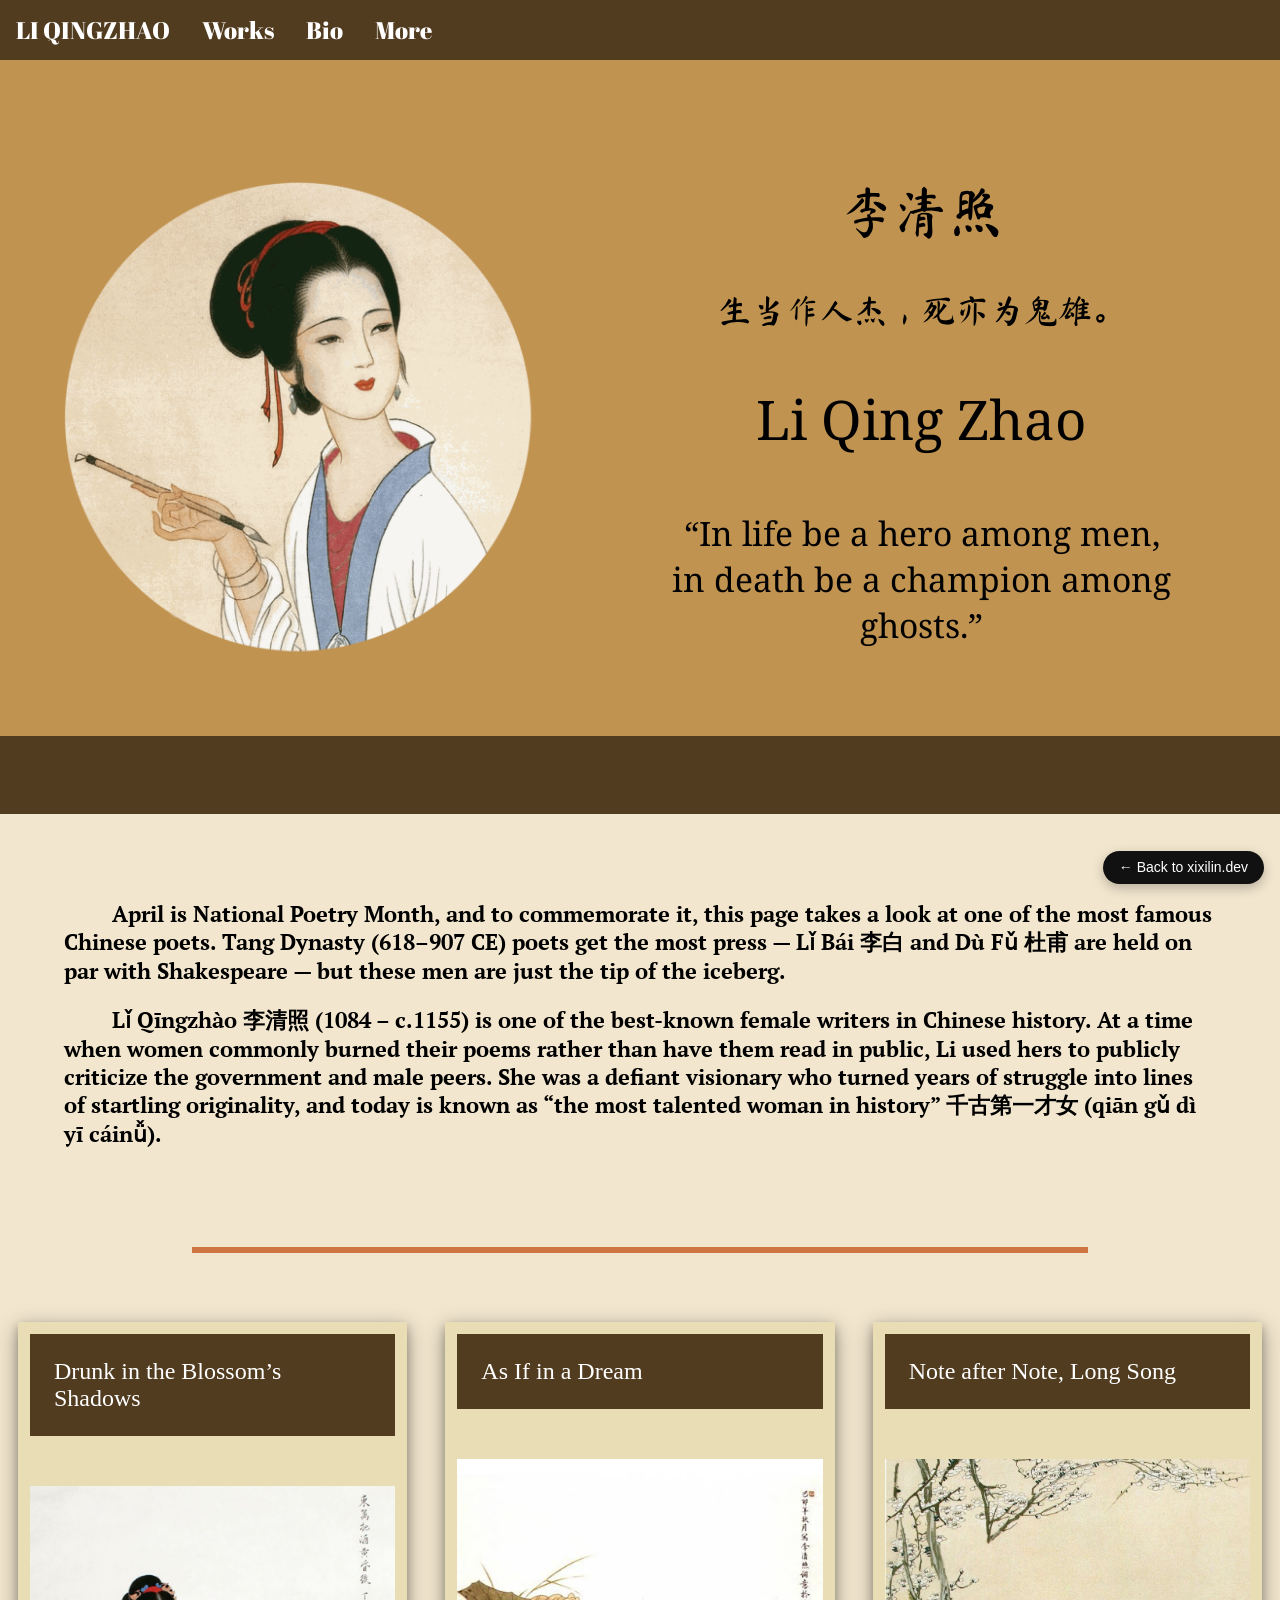
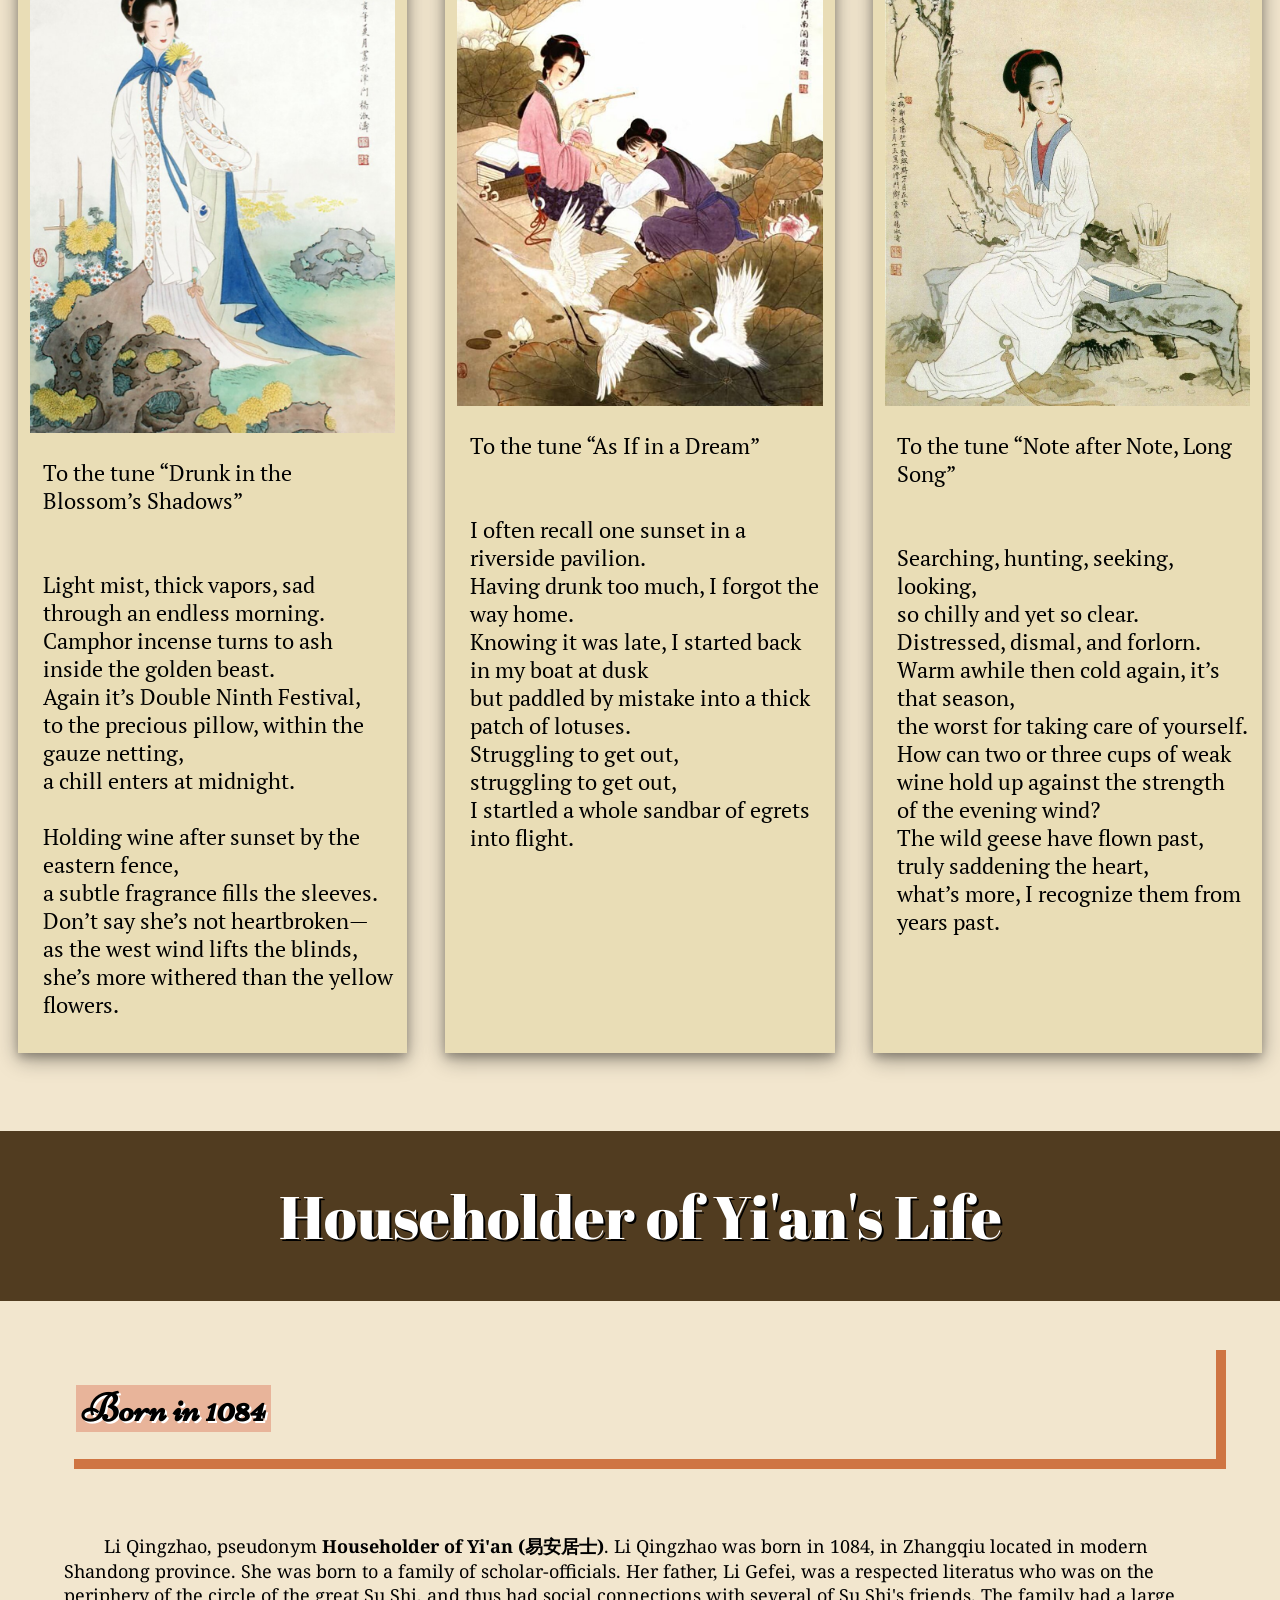
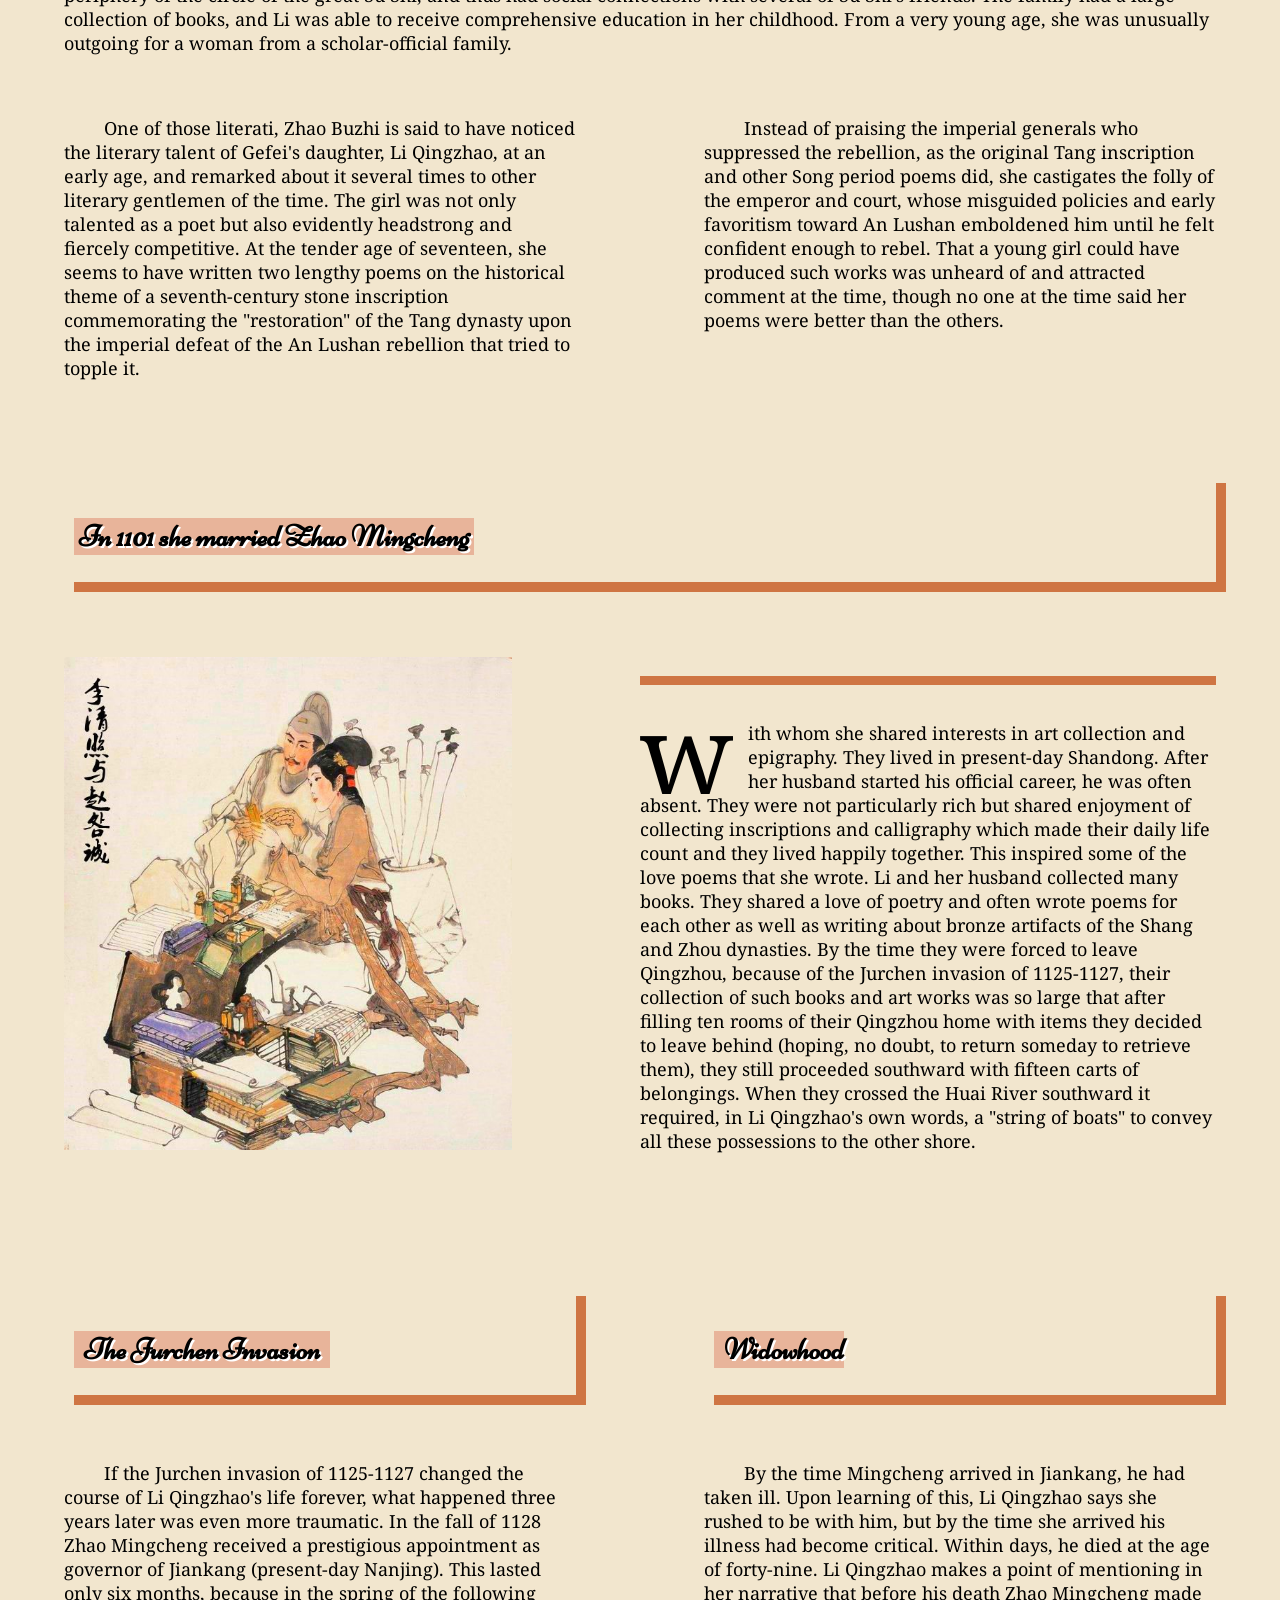
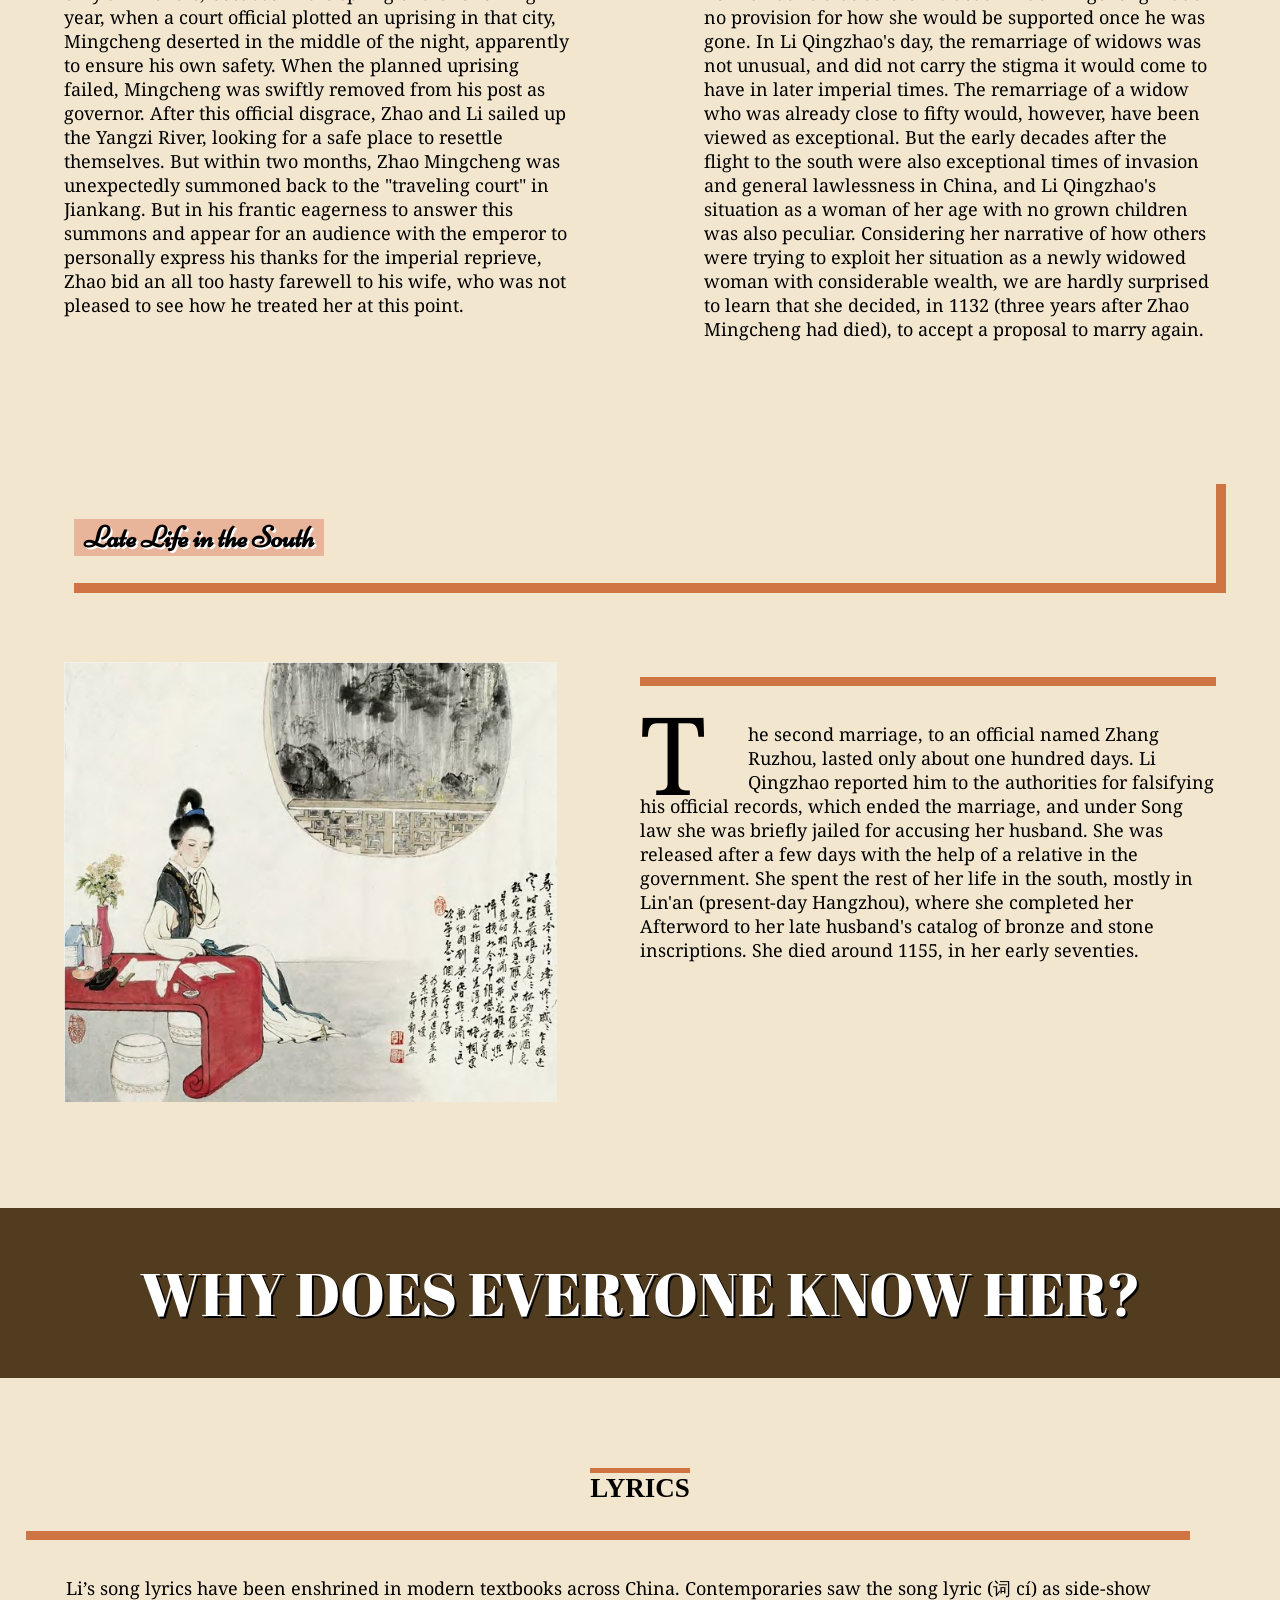
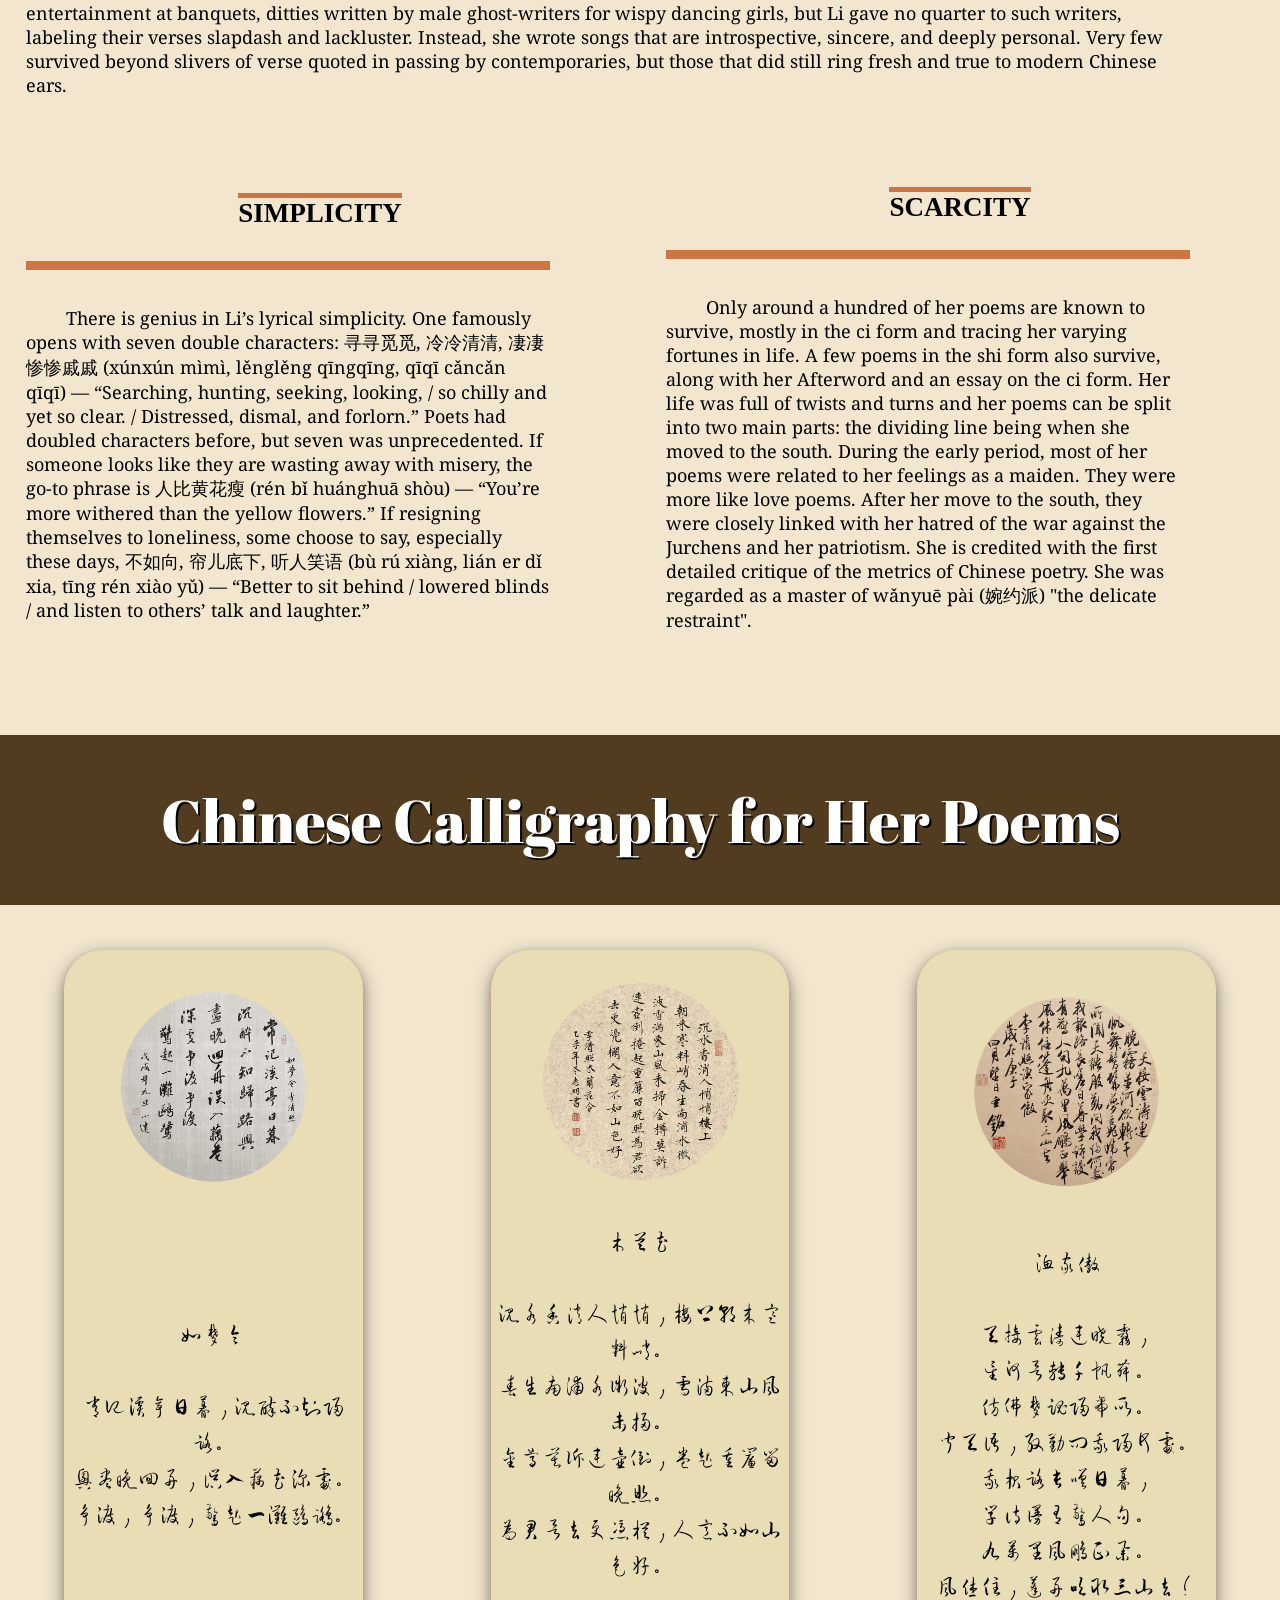
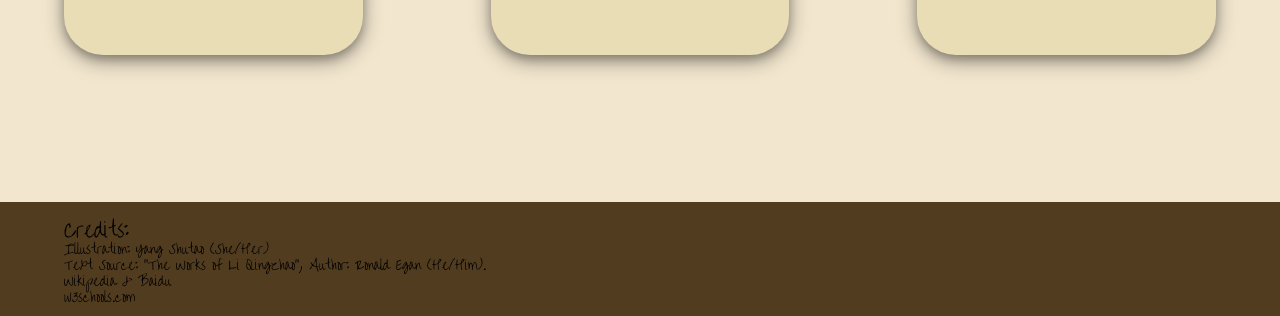
<file: liqz1.html>
<!DOCTYPE html>
<html>
<head>
	<title>Li Qingzhao </title>
	<meta name="viewport" content="width=device-width, initial-scale=1">
  		<link rel="stylesheet" href="liqz1.css">
  		<link rel="stylesheet" href="https://cdnjs.cloudflare.com/ajax/libs/font-awesome/4.7.0/css/font-awesome.min.css">
  		<link rel="preconnect" href="https://fonts.gstatic.com"> 
		<link href="https://fonts.googleapis.com/css2?family=Abril+Fatface&family=Liu+Jian+Mao+Cao&family=Ma+Shan+Zheng&family=Noto+Serif&family=PT+Serif&family=Redressed&family=Zhi+Mang+Xing&display=swap" rel="stylesheet">
		<link rel="preconnect" href="https://fonts.gstatic.com"> 
		<link href="https://fonts.googleapis.com/css2?family=Liu+Jian+Mao+Cao&family=Long+Cang&family=Ma+Shan+Zheng&family=Zhi+Mang+Xing&display=swap" rel="stylesheet">
		<link rel="preconnect" href="https://fonts.gstatic.com"> 
		<link href="https://fonts.googleapis.com/css2?family=Allura&family=Damion&family=Meddon&family=Niconne&display=swap" rel="stylesheet">
		<meta http-equiv="Content-Type" content="text/html; charset=UTF-8" />
	<link rel="icon" type="image/png" sizes="16x16" href="images/li2.png">
	
  		<!-- NOTE version for mobile only.
  			<link rel="stylesheet" href=".css" zh-Hans> 
  		-->
  			<script>
				function myFunction() {
  					var x = document.getElementById("myTopnav");
  					if (x.className === "topnav") {
    				x.className += " responsive";
  					} else { x.className = "topnav";}
				}
			</script>



</head>
<!-- Top Navigation Menu OPEN-->
<div class="topnav" id="myTopnav">
  <a href="#home" class="active">LI QINGZHAO</a>
  <a href="#works">Works</a>
  <a href="#bio">Bio</a>
  <a href="#more">More</a>
  <a href="javascript:void(0);" class="icon" onclick="myFunction()">
    <i class="fa fa-bars"></i>
  </a>
</div>
<!-- Top Navigation Menu -- -*(这里以上请不随意修改）*- -- -- -- -- -- -- -- -- -- END -->

<body>

<div class="wrapper">

<div class="container0">
	
		<div class="photo0">
		<img src="images/lqz.png";>
		</div>
	
	<div class="box00" >
		<p class="p0-1">李清照</p>
		<p class="p0-2">生当作人杰，死亦为鬼雄。</p>
	
	
		<p class="p0-3">Li Qing Zhao</p>
		<p class="p0-4">“In life be a hero among men, in death be a champion among ghosts.”</p>
		<br>
	</div>
	
</div>

<!-- 第一部分-- -*(这里以上请不随意修改）*- -- -- -- -- -- -- -- -- -- END -->

<div class="box1"><!--白色区域 没有了 -->
	
	
		<span class="heng">
		<div class="container">
			
				<p class="intro">
			  	&nbsp &nbsp &nbsp &nbsp April is National Poetry Month, and to commemorate it, this page takes a look at one of the most famous Chinese poets. Tang Dynasty (618–907 CE) poets get the most press — Lǐ Bái 李白 and Dù Fǔ 杜甫 are held on par with Shakespeare — but these men are just the tip of the iceberg.</p>
			  
		
			 
			 	<p class="intro">
			 	&nbsp &nbsp &nbsp &nbsp Lǐ Qīngzhào 李清照 (1084 – c.1155) is one of the best-known female writers in Chinese history. At a time when women commonly burned their poems rather than have them read in public, Li used hers to publicly criticize the government and male peers. She was a defiant visionary who turned years of struggle into lines of startling originality, and today is known as <strong>“the most talented woman in history”</strong> 千古第一才女 (qiān gǔ dì yī cáinǚ).
 	     		</p><br>
 	     	 
 	     	</div>
			</span>
		
	</div>

<!-- intro over ---------------------------------------------------------------->	
<div id="works"><!--这是用来做ID link的 -->
<div class="container1">
    <div class="poem1">
    	<div class="p_title">Drunk in the Blossom’s Shadows</div>
    		<div class="p_detail">
              			
    			<div class= "p_photo1">
     				<center><img src="images/lizhy.jpg"  style="width:100%; height:100%; "></center>
    			</div>
        
       			<div class= "p_text">
        			<p class="ptext">To the tune “Drunk in the Blossom’s Shadows”<br><br><br>Light mist, thick vapors, sad through an endless morning. <br>Camphor incense turns to ash inside the golden beast.<br> Again it’s Double Ninth Festival,<br>to the precious pillow, within the gauze netting, <br>a chill enters at midnight.<br><br>Holding wine after sunset by the eastern fence,<br>a subtle fragrance fills the sleeves. <br> Don’t say she’s not heartbroken—<br>as the west wind lifts the blinds,<br>she’s more withered than the yellow flowers.
        			</p>
     			</div>
    		</div>
  		</div>
 

	<div class="poem2">
    	<div class="p_title">As If in a Dream</div>
    		<div class="p_detail">
              			
    			<div class= "p_photo2">
     				<center><img src="images/lizd.jpg"  style="width:100%; height:100%; "></center>
    			</div>
        
       			<div class= "p_text">
        			<p class="ptext">To the tune “As If in a Dream”<br> <br> <br> 
      				I often recall one sunset in a riverside pavilion. <br> Having drunk too much, I forgot the way home. <br> Knowing it was late, I started back in my boat at dusk
					<br> but paddled by mistake into a thick patch of lotuses. <br> Struggling to get out,<br> 
					struggling to get out,<br> 
					I startled a whole sandbar of egrets into flight.</p>
     			</div>
    		</div>
  		</div>
 
	<div class="poem3">
    	<div class="p_title">Note after Note, Long Song</div>
    		<div class="p_detail">
              			
    			<div class= "p_photo3">
     				<center><img src="images/liymy-web.jpg"  style="width:100%; height:100%; "></center>
    			</div>
        
       			<div class= "p_text">
        			<p class="ptext">To the tune “Note after Note, Long Song”<br> <br> <br> 
				Searching, hunting, seeking, looking,<br>  so chilly and yet so clear.<br> 
				Distressed, dismal, and forlorn.<br> 
				Warm awhile then cold again, it’s that season, <br> the worst for taking care of yourself.<br> 
				How can two or three cups of weak wine hold up against
				the strength of the evening wind?<br> 
				The wild geese have flown past,<br> 
				truly saddening the heart,<br> 
				what’s more, I recognize them from years past.</p>
     			</div>
    		</div>
  		</div>
 </div>


<!-- poem over ----三个画作结束---------------------------------------------------------------------------->

	
	<div class="subtitle"><div id="bio"><!--这是用来做ID link的 -->
		<center>Householder of Yi'an's Life</center>
	</div>
</div>
	<div class="section1">
		<div class="stitle1">
			<p class="date">&nbsp&nbsp<span style="background-color: #e8b49a">&nbspBorn in 1084&nbsp</span></p>
		</div>
		
		<div class="sub1t-1">
			&nbsp &nbsp &nbsp &nbsp   Li Qingzhao, pseudonym <b>Householder of Yi'an (易安居士)</b>. Li Qingzhao was born in 1084, in Zhangqiu located in modern Shandong province. She was born to a family of scholar-officials. Her father, Li Gefei, was a respected literatus who was on the periphery of the circle of the great Su Shi, and thus had social connections with several of Su Shi's friends. The family had a large collection of books, and Li was able to receive comprehensive education in her childhood. From a very young age, she was unusually outgoing for a woman from a scholar-official family.
		</div>

		

		<div class="container2">

		<div class="sub1t-2">
			&nbsp &nbsp &nbsp &nbsp One of those literati, Zhao Buzhi is said to have noticed the literary talent of Gefei's daughter, Li Qingzhao, at an early age, and remarked about it several times to other literary gentlemen of the time. The girl was not only talented as a poet but also evidently headstrong and fiercely competitive. At the tender age of seventeen, she seems to have written two lengthy poems on the historical theme of a seventh-century stone inscription commemorating the "restoration" of the Tang dynasty upon the imperial defeat of the An Lushan rebellion that tried to topple it. 
		</div>
		<div class="sub1t-3">
			&nbsp &nbsp &nbsp &nbsp Instead of praising the imperial generals who suppressed the rebellion, as the original Tang inscription and other Song period poems did, she castigates the folly of the emperor and court, whose misguided policies and early favoritism toward An Lushan emboldened him until he felt confident enough to rebel. That a young girl could have produced such works was unheard of and attracted comment at the time, though no one at the time said her poems were better than the others.
		</div>
	</div>

</div>



<!-- container2 文字介绍结束---------------->
	

<div class="container3">
	<div class="stitle2">
			<p class="date">&nbsp&nbsp<span style="background-color: #e8b49a">&nbspIn 1101 she married Zhao Mingcheng&nbsp</span></p>
	</div>
	
			<div class="sub2t-1"><div class="heng1">
				<span class="drop">w</span>ith whom she shared interests in art collection and epigraphy. They lived in present-day Shandong. After her husband started his official career, he was often absent. They were not particularly rich but shared enjoyment of collecting inscriptions and calligraphy which made their daily life count and they lived happily together. This inspired some of the love poems that she wrote. Li and her husband collected many books. They shared a love of poetry and often wrote poems for each other as well as writing about bronze artifacts of the Shang and Zhou dynasties. By the time they were forced to leave Qingzhou, because of the Jurchen invasion of 1125-1127, their collection of such books and art works was so large that after filling ten rooms of their Qingzhou home with items they decided to leave behind (hoping, no doubt, to return someday to retrieve them), they still proceeded southward with fifteen carts of belongings. When they crossed the Huai River southward it required, in Li Qingzhao's own words, a "string of boats" to convey all these possessions to the other shore.</div>
			</div>

			<div class= "p_photo4">
     				<center><img src="images/zhao.jpg"  style="width:100%; height:100%; "></center>
    			</div>
</div>
<!-- container3 婚姻介绍结束---------------->

	<div class="container4">
	<div class="stitle3">
			<p class="date">&nbsp&nbsp<span style="background-color: #e8b49a">&nbsp The Jurchen Invasion &nbsp</span></p>
	</div>

		<div class="sub3t-1">
			&nbsp &nbsp &nbsp &nbsp 
				If the Jurchen invasion of 1125-1127 changed the course of Li Qingzhao's life forever, what happened three years later was even more traumatic. In the fall of 1128 Zhao Mingcheng received a prestigious appointment as governor of Jiankang (present-day Nanjing). This lasted only six months, because in the spring of the following year, when a court official plotted an uprising in that city, Mingcheng deserted in the middle of the night, apparently to ensure his own safety. When the planned uprising failed, Mingcheng was swiftly removed from his post as governor. After this official disgrace, Zhao and Li sailed up the Yangzi River, looking for a safe place to resettle themselves. But within two months, Zhao Mingcheng was unexpectedly summoned back to the "traveling court" in Jiankang. But in his frantic eagerness to answer this summons and appear for an audience with the emperor to personally express his thanks for the imperial reprieve, Zhao bid an all too hasty farewell to his wife, who was not pleased to see how he treated her at this point.
		</div>

	<div class="stitle4">
			<p class="date">&nbsp&nbsp<span style="background-color: #e8b49a">&nbsp Widowhood </span></p>
	</div>
		<div class="sub4t-1">
			&nbsp &nbsp &nbsp &nbsp By the time Mingcheng arrived in Jiankang, he had taken ill. Upon learning of this, Li Qingzhao says she rushed to be with him, but by the time she arrived his illness had become critical. Within days, he died at the age of forty-nine. Li Qingzhao makes a point of mentioning in her narrative that before his death Zhao Mingcheng made no provision for how she would be supported once he was gone. In Li Qingzhao's day, the remarriage of widows was not unusual, and did not carry the stigma it would come to have in later imperial times. The remarriage of a widow who was already close to fifty would, however, have been viewed as exceptional. But the early decades after the flight to the south were also exceptional times of invasion and general lawlessness in China, and Li Qingzhao's situation as a woman of her age with no grown children was also peculiar. Considering her narrative of how others were trying to exploit her situation as a newly widowed woman with considerable wealth, we are hardly surprised to learn that she decided, in 1132 (three years after Zhao Mingcheng had died), to accept a proposal to marry again.
		</div>

</div>
	<div class="container5">
	<div class="stitle5">
			<p class="date">&nbsp&nbsp<span style="background-color: #e8b49a">&nbsp Late Life in the South &nbsp</span></p>
	</div>	

	<div class= "p_photo5">
     				<center><img src="images/36.jpg"  style="width:100%; height:100%; "></center>
    			</div>
		<div class="sub5t-1"><div class="heng1">
			<span class="drop">T</span>he second marriage, to an official named Zhang Ruzhou, lasted only about one hundred days. Li Qingzhao reported him to the authorities for falsifying his official records, which ended the marriage, and under Song law she was briefly jailed for accusing her husband. She was released after a few days with the help of a relative in the government. She spent the rest of her life in the south, mostly in Lin'an (present-day Hangzhou), where she completed her Afterword to her late husband's catalog of bronze and stone inscriptions. She died around 1155, in her early seventies.
		</div></div>

</div>

<!-- container3 文字介绍结束-------------------------------------------------------->
<div class="subtitle2"><div id="more"><!--这是用来做ID link的 -->
		<center>WHY DOES EVERYONE KNOW HER?</center></div>
	</div>

	<div class="container6">

		<div class="subfinal1">
			<div class="subfinal01"><div class="hengf">
					<center><b>LYRICS</b></center></div>
			</div>
			<div class="subfinal001">
				<div class="heng1">
				&nbsp &nbsp &nbsp &nbsp Li’s song lyrics have been enshrined in modern textbooks across China. Contemporaries saw the song lyric (词 cí) as side-show entertainment at banquets, ditties written by male ghost-writers for wispy dancing girls, but Li gave no quarter to such writers, labeling their verses slapdash and lackluster. Instead, she wrote songs that are introspective, sincere, and deeply personal. Very few survived beyond slivers of verse quoted in passing by contemporaries, but those that did still ring fresh and true to modern Chinese ears.
			</div>
		</div>
  	</div>
		
		<div class='final00'>
	<div class="subfinal2">
			<div class="subfinal02"><div class="hengf">
					<center><b>SIMPLICITY</b></center></div>
			</div>
			<div class="subfinal002">
				<div class="heng1">
					&nbsp &nbsp &nbsp &nbsp There is genius in Li’s lyrical simplicity. One famously opens with seven double characters: 寻寻觅觅, 冷冷清清, 凄凄惨惨戚戚 (xúnxún mìmì, lěnglěng qīngqīng, qīqī cǎncǎn qīqī) — “Searching, hunting, seeking, looking, / so chilly and yet so clear. / Distressed, dismal, and forlorn.” Poets had doubled characters before, but seven was unprecedented.  If someone looks like they are wasting away with misery, the go-to phrase is 人比黄花瘦 (rén bǐ huánghuā shòu) — “You’re more withered than the yellow flowers.” If resigning themselves to loneliness, some choose to say, especially these days, 不如向, 帘儿底下, 听人笑语 (bù rú xiàng, lián er dǐ xia, tīng rén xiào yǔ) — “Better to sit behind / lowered blinds / and listen to others’ talk and laughter.”
				</div>
  			</div>
  	</div>

	<div class="subfinal3">
			<div class="subfinal03"><div class="hengf">
				<center><b>SCARCITY</b></center></div>
			</div>
			<div class="subfinal003">
				<div class="heng1">
				&nbsp &nbsp &nbsp &nbsp Only around a hundred of her poems are known to survive, mostly in the ci form and tracing her varying fortunes in life. A few poems in the shi form also survive, along with her Afterword and an essay on the ci form. Her life was full of twists and turns and her poems can be split into two main parts: the dividing line being when she moved to the south. During the early period, most of her poems were related to her feelings as a maiden. They were more like love poems. After her move to the south, they were closely linked with her hatred of the war against the Jurchens and her patriotism. She is credited with the first detailed critique of the metrics of Chinese poetry. She was regarded as a master of wǎnyuē pài (婉约派) "the delicate restraint".
				</div>
			</div>
	</div>
</div>
</div>	
<!-- container6 文字介绍结束-------------------------------------------------------->






<div class="subtitle3">
			<center> Chinese Calligraphy for Her Poems
			</center>
		</div>

<div class="container7">
	
	<div class="around1">
		<div class="photoh1">
			<center><img src="images/55-zd.png"  style="width:70%; height:70%; "></center>
		</div>
		<div class="around01"><center><br>如梦令<br><br>
常记溪亭日暮，沉醉不知归路。<br>兴尽晚回舟，误入藕花深处。<br>争渡，争渡，惊起一滩鸥鹭。 

			<br><br></center>
		</div>

	</div>

	<div class="around2">
		<div class="photoh2">
			<center><img src="images/55mlhl.png"  style="width:68%; height:68%; "></center>
		</div>
<div class="around02"><center><br>木兰花 <br><br>
	沉水香消人悄悄，楼上朝来寒料峭。<br>春生南浦水微波，雪满东山风未扫。<br>
金尊莫诉连壶倒，卷起重帘留晚照。<br>
为君欲去更凭栏，人意不如山色好。</center><br><br>
		</div>
</div>
<div class="around3">
		<div class="photoh3">
			<center><img src="images/55yja.png"  style="width:70%; height:70%; "></center>
		</div>
		<div class="around03"><center><br>渔家傲 <br><br>

							天接云涛连晓雾，<br>星河欲转千帆舞。<br>
							仿佛梦魂归帝所。<br>
							闻天语，殷勤问我归何处。<br>
							我报路长嗟日暮，<br>学诗谩有惊人句。<br>
							九万里风鹏正举。<br>
							风休住，蓬舟吹取三山去！ <br><br></center>
		</div>
</div>
</div>




 </div><!-- box1 灰色的区域 -->



	<div class="footer">
		<p class="footers">Credits:</p>
		
	
			<div class="text-main">
			 Illustration: Yang Shutao (She/Her)
			 <br>
			
			Text Source: "The Works of Li Qingzhao", Author: Ronald Egan (He/Him).
				<br>  Wikipedia & Baidu<br> 
				w3schools.com
			
		</div>
	</div><!-- footer 它永远不会变化吧 -->


</div><!-- wrap， 从header到footer 包括全部这样网页不会分散 可以调整左右宽度吧 现在没啥子作用 -->
</div>

<a href="https://xixilin.dev/#life" class="back-home" style="position:fixed;right:16px;bottom:16px;z-index:9999;padding:8px 16px;border-radius:20px;background:#111;color:#fff;font:500 14px/1.2 Arial,Helvetica,sans-serif;text-decoration:none;box-shadow:0 4px 12px rgba(0,0,0,0.25);">&larr; Back to xixilin.dev</a>
</body>
</html>
</file>
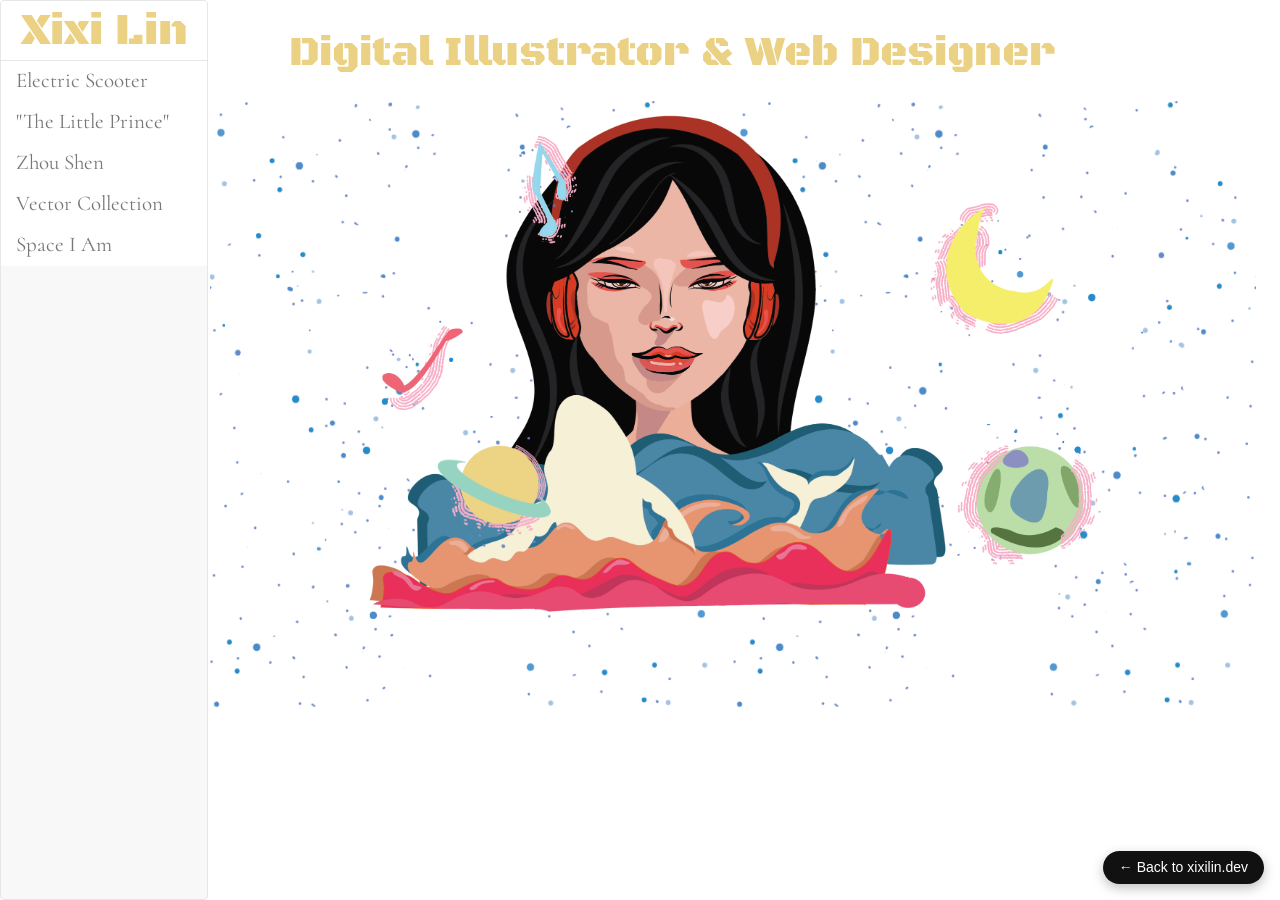
<file: pra.html>
<!DOCTYPE html>
<html>
<head>
	<title>Lin's Portfolio</title>
	  <link rel="stylesheet" href="pra.css">
	  <meta charset="utf-8">
  	<meta name="viewport" content="width=device-width, initial-scale=1">
  	<link rel="stylesheet" href="https://maxcdn.bootstrapcdn.com/bootstrap/3.3.7/css/bootstrap.min.css">
  	<script src="https://ajax.googleapis.com/ajax/libs/jquery/3.2.1/jquery.min.js"></script>
  	<script src="https://maxcdn.bootstrapcdn.com/bootstrap/3.3.7/js/bootstrap.min.js"></script>
  	<link rel="preconnect" href="https://fonts.gstatic.com"> 
	  <link href="https://fonts.googleapis.com/css2?family=Cinzel+Decorative&family=Cinzel:wght@400;500;600&family=Cormorant:ital,wght@0,300;0,400;1,300;1,400&family=Kranky&family=Londrina+Sketch&family=Nanum+Myeongjo:wght@400;700;800&family=New+Tegomin&family=Rokkitt:wght@100;200&display=swap" rel="stylesheet">
	  <link rel="preconnect" href="https://fonts.gstatic.com"> 
	  <link href="https://fonts.googleapis.com/css2?family=Barrio&family=Black+Ops+One&family=Ceviche+One&family=Iceland&family=Notable&family=Orbitron&family=Press+Start+2P&family=Saira+Stencil+One&display=swap" rel="stylesheet">
	

</head>
<body>

	<div class="wrapper">
   
<!-- START NAVBAR -->

<div class="container-fluid"> 
  <div class="row">
    <div class="col-sm-3 col-lg-3">
      <nav class="navbar navbar-default navbar-fixed-side">
        <!-- normal collapsible navbar markup -->
        
        <div class="navbar-header">
        <button type="button" class="navbar-toggle" data-toggle="collapse" data-target="#myNavbar">
        <span class="icon-bar"></span>
        <span class="icon-bar"></span>
        <span class="icon-bar"></span> 
        </button>
        <a class="navbar-brand" href="pra.html"><p class="name">Xixi Lin</p></a>
        </div>

      <div class="navsbk">
          <div class="collapse navbar-collapse" id="myNavbar">
          <ul class="nav navbar-nav">
         <!-- 
          <li><a href="#">Resume</a></li>
          <li><a href="#">Page 2</a></li>
          <li class="dropdown">
          <a class="dropdown-toggle" data-toggle="dropdown" href="#">
          <span class="caret"></span></a>
          <ul class="dropdown-menu">
          </ul>
    	     </li>   -->
          <li><a href="project1.html">Electric Scooter </a></li>
          <li><a href="project2.html">"The Little Prince" </a></li>
          <li><a href="project3.html">Zhou Shen</a></li>
          <li><a href="project4.html">Vector Collection</a></li>
          <li><a href="project5.html">Space I Am</a></li>
          
        

        </ul>

        <!-- <ul class="nav navbar-nav navbar-right">
        <li><a href="#"><span class="glyphicon glyphicon-user"></span> Sign Up</a></li>c
        <li><a href="#"><span class="glyphicon glyphicon-log-in"></span> Login</a></li>
        </ul>-->
        </div>
      </div>
    </nav>  
  </div>
   <!-- NARBAR END-->



<div class="page">
      <!-- your page content -->
  <div class="home">
    <div class="hometext">
      <center>Digital Illustrator & Web Designer</center>
    </div>  
    <div class="bg">
    <div class="homedraw"> 

      <div class="homepp"><img class="homep" src="images/home0.png" ></div>
      <div class="move"><img class="logo2" src="images/home2.png"> </div>
      <div class="move"><img class="logo3" src="images/home3.png"> </div>
      <div class="move"><img class="logo4" src="images/home4.png"> </div>

      <div class="move"><img class="logo5" src="images/home5.png"> </div>
      <div class="move"><img class="logo6" src="images/home6.png"> </div>

   <!-- logo runnig END-->

 
  </div>
    </div>
  </div>
  



<div class="me">
  <div class="row">
    <div class="col-lg-12">
      <div class="intro">Words to introduce myself</div>
      <div class="fade-in">
      <div class="word1">Motivated</div>
      <div class="word2">Independent</div>
      <div class="word3">Passionate</div>
      <div class="word4">Busy</div>
      <div class="word5">Big-hearted</div>
    </div>
    </div>
  </div>




</div>
</div>

</div>


</div><!-- row" -->

</div>
  


</div><!-- "container-fluid" -->    

</div><!-- wrapper -->




<a href="https://xixilin.dev/#life" class="back-home" style="position:fixed;right:16px;bottom:16px;z-index:9999;padding:8px 16px;border-radius:20px;background:#111;color:#fff;font:500 14px/1.2 Arial,Helvetica,sans-serif;text-decoration:none;box-shadow:0 4px 12px rgba(0,0,0,0.25);">&larr; Back to xixilin.dev</a>
</body>
</html>
</file>
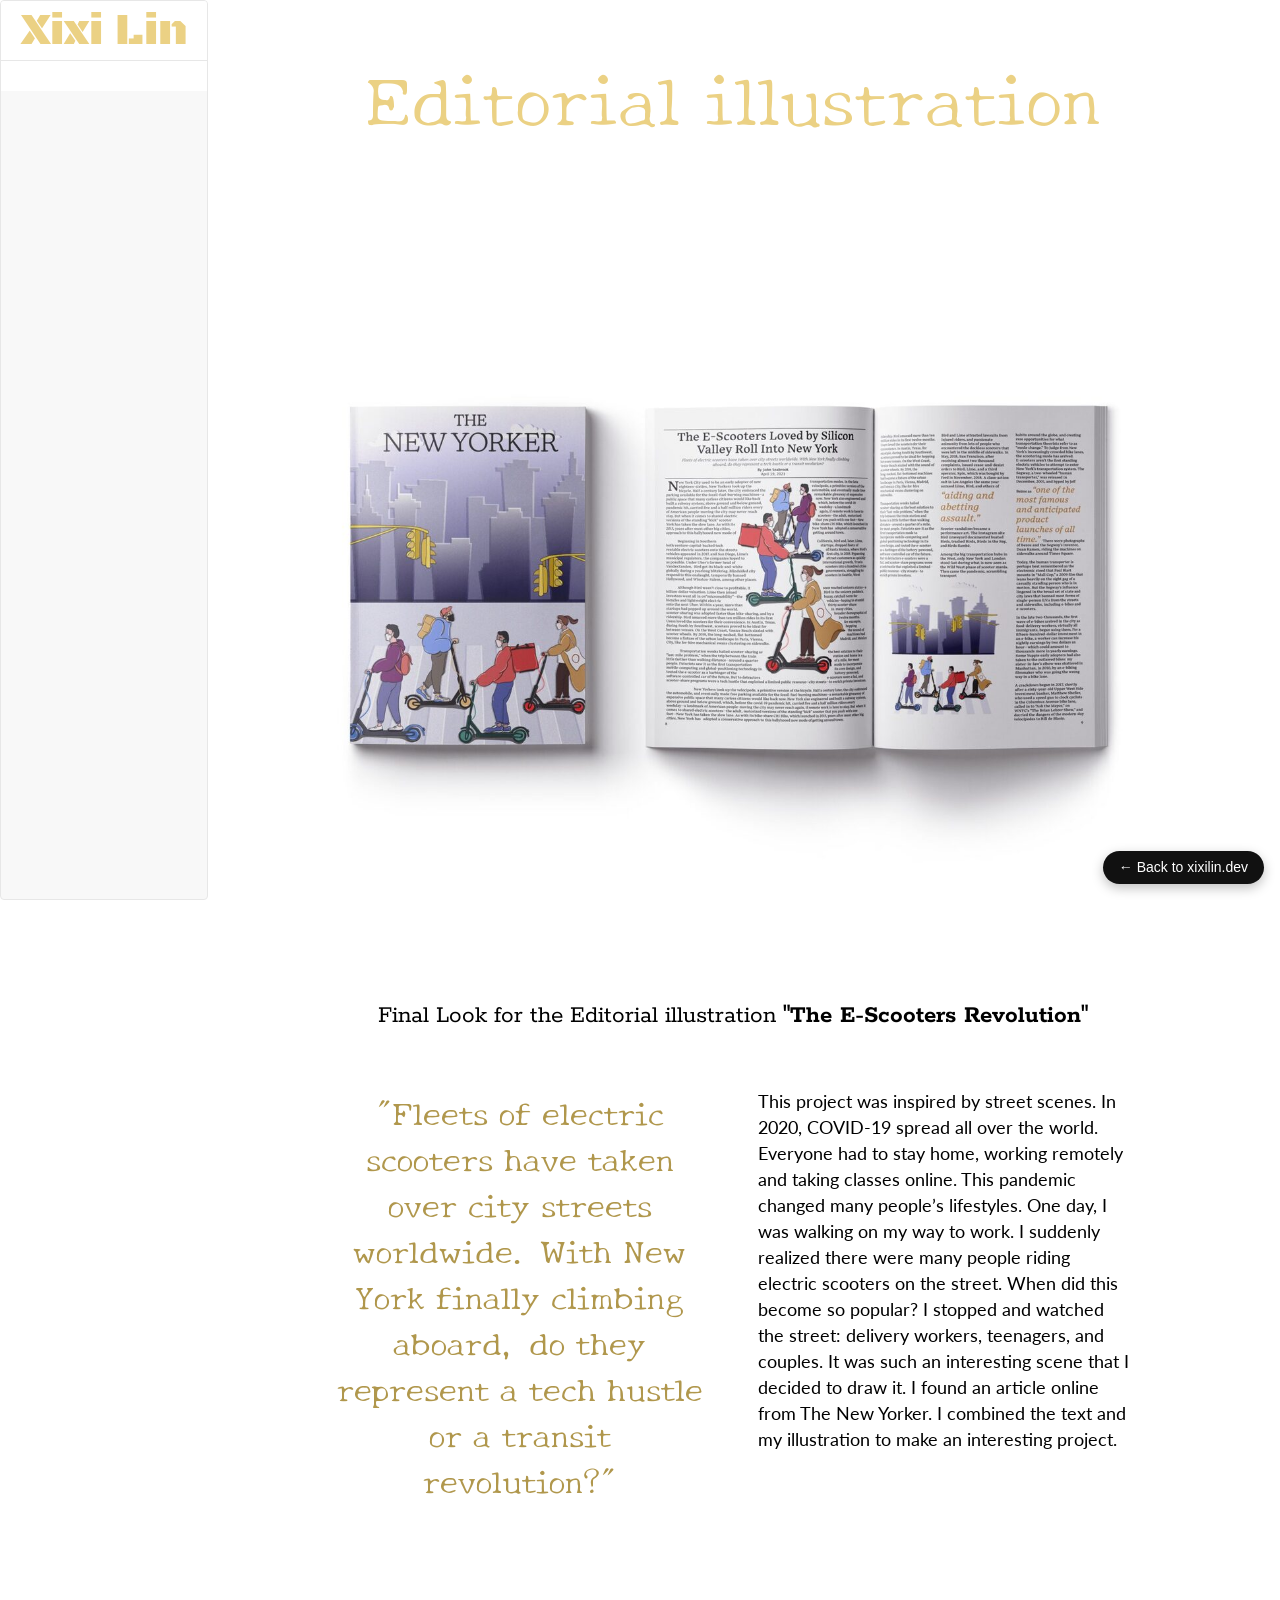
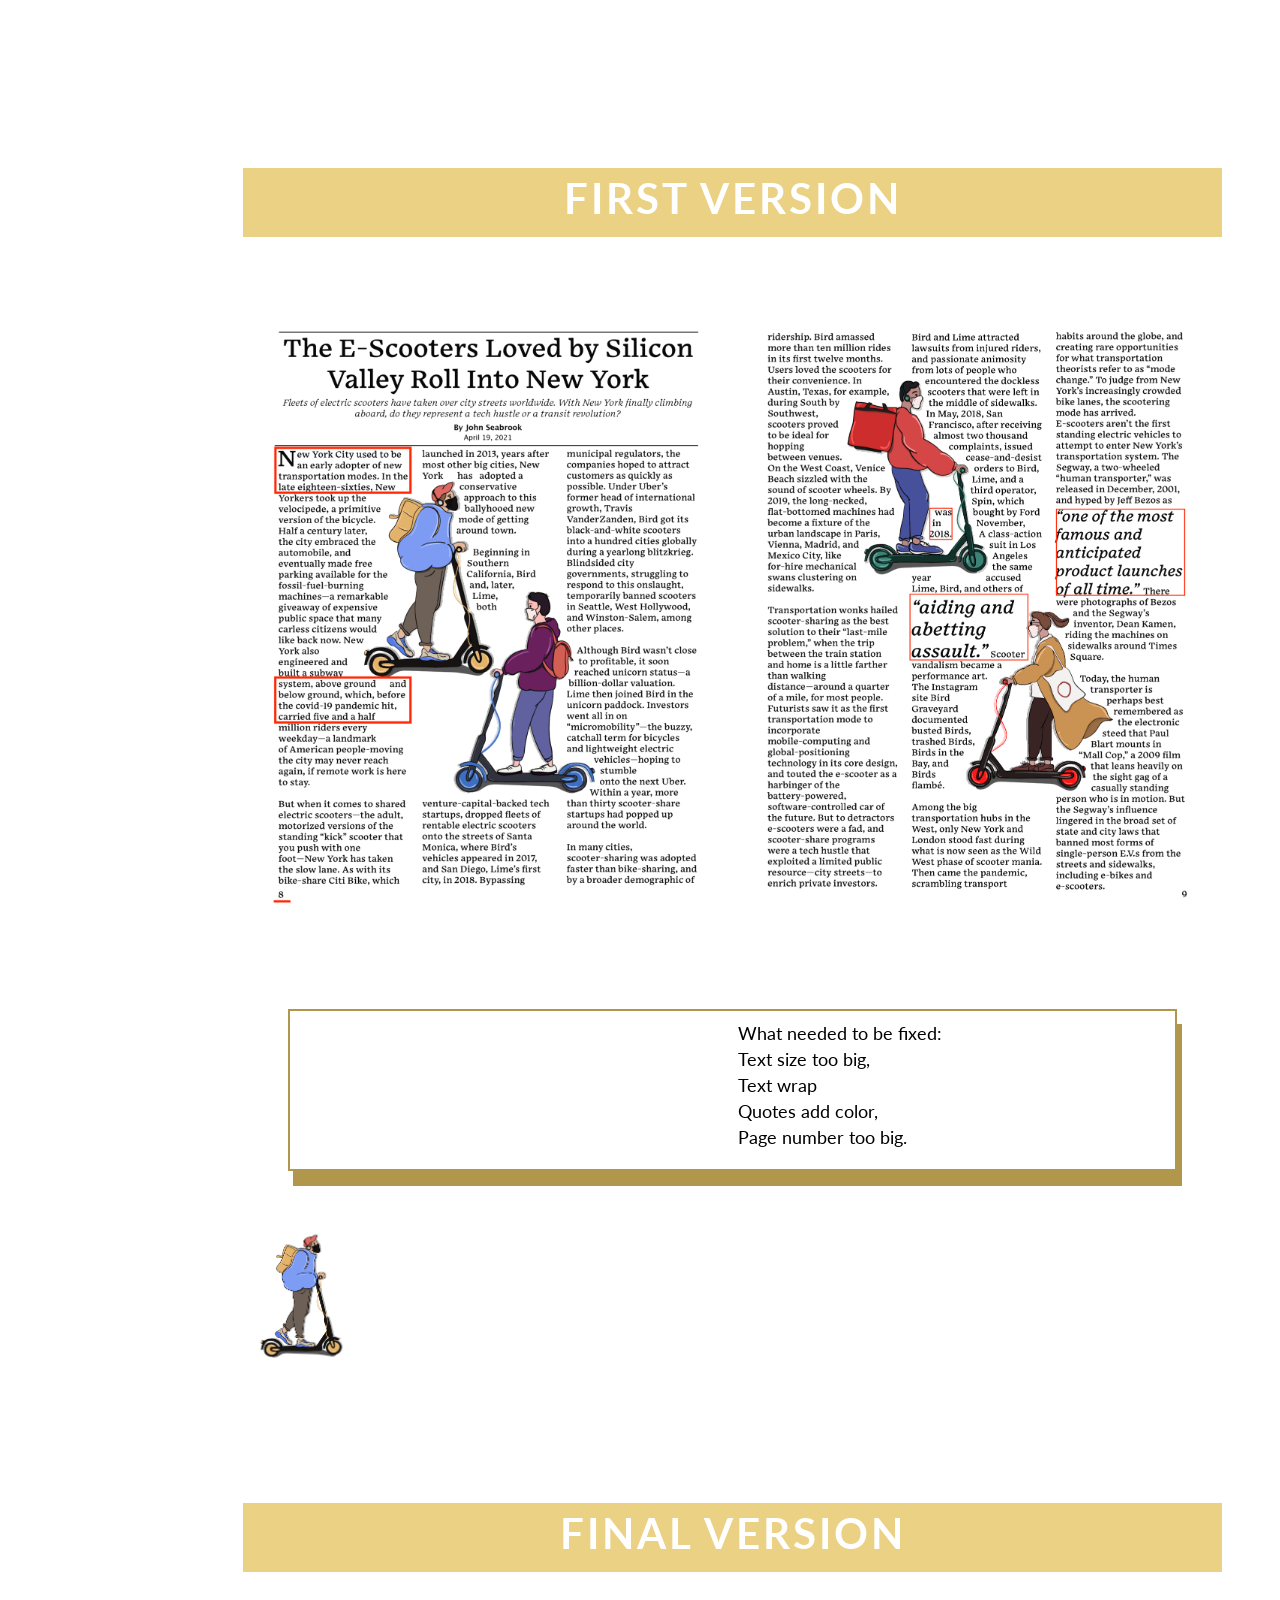
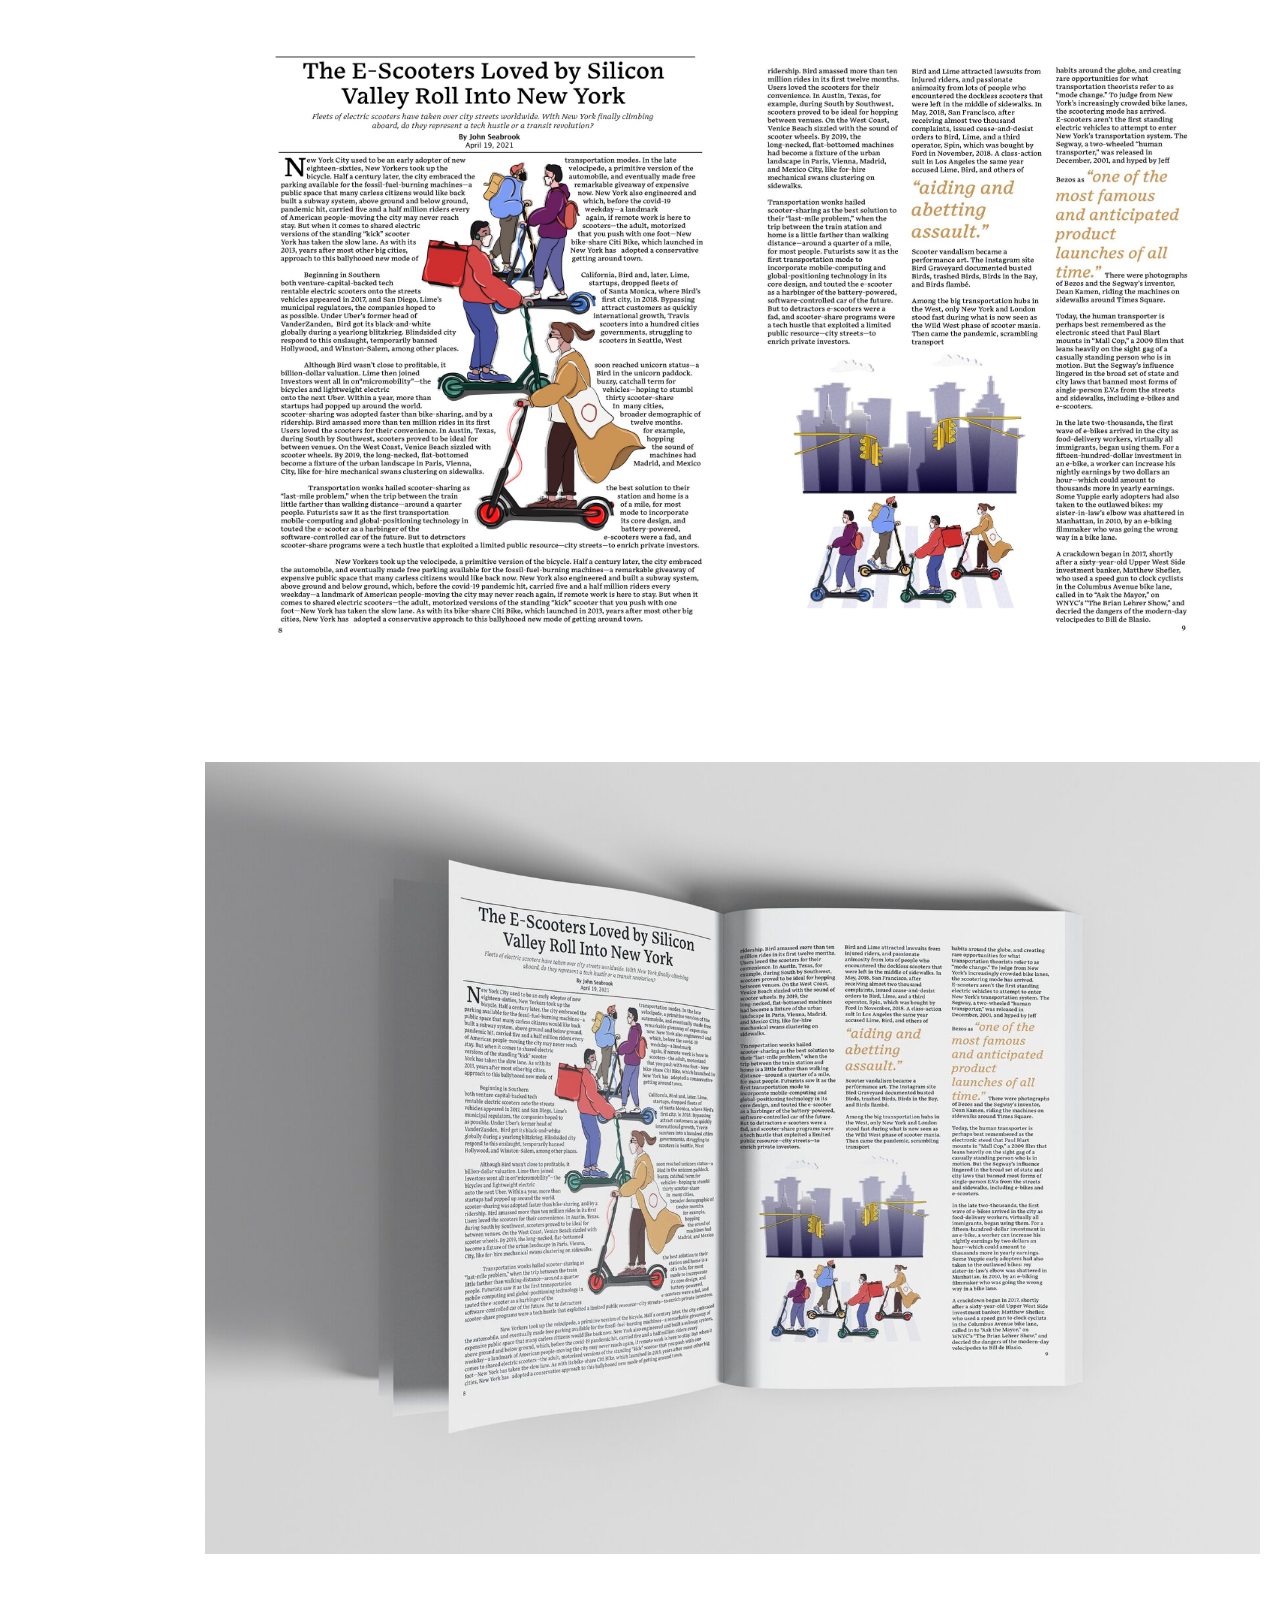
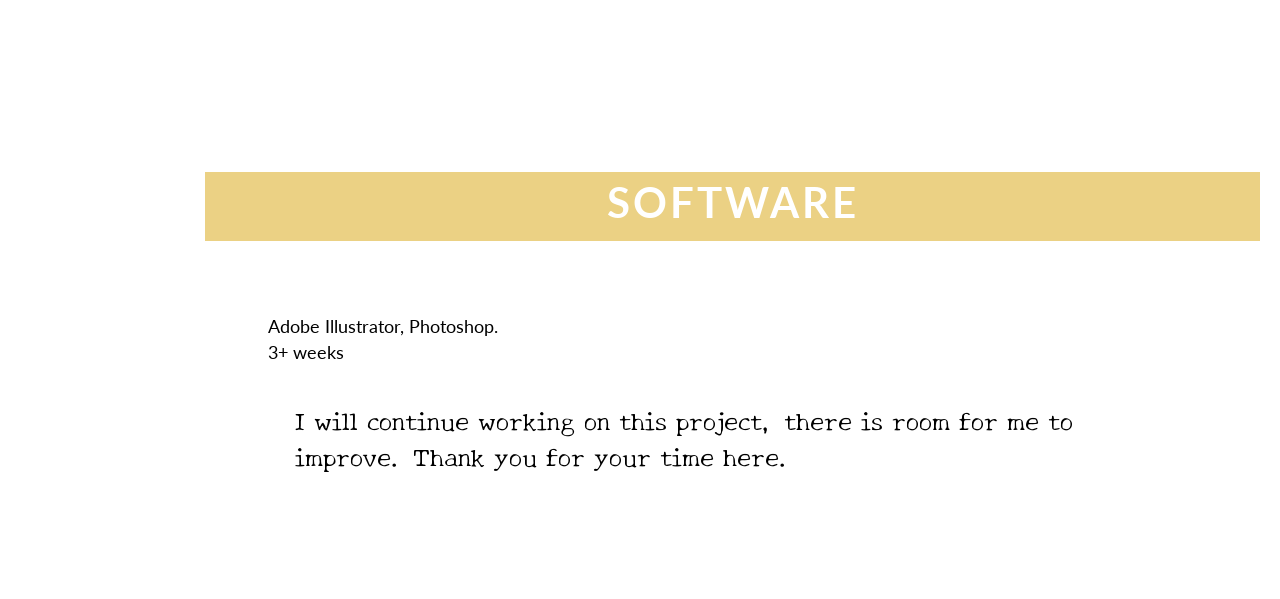
<file: project1.html>
<!DOCTYPE html>
<html>
<head>
	<title>Editorial Illustration</title>
    <link rel="stylesheet" href="project1.css">
    <meta charset="utf-8">
    <meta name="viewport" content="width=device-width, initial-scale=1">
    <link rel="stylesheet" href="https://maxcdn.bootstrapcdn.com/bootstrap/3.3.7/css/bootstrap.min.css">
    <script src="https://ajax.googleapis.com/ajax/libs/jquery/3.2.1/jquery.min.js"></script>
    <script src="https://maxcdn.bootstrapcdn.com/bootstrap/3.3.7/js/bootstrap.min.js"></script>
    <link rel="preconnect" href="https://fonts.gstatic.com"> 
    <link href="https://fonts.googleapis.com/css2?family=Cinzel+Decorative&family=Cinzel:wght@400;500;600&family=Cormorant:ital,wght@0,300;0,400;1,300;1,400&family=Kranky&family=Londrina+Sketch&family=Nanum+Myeongjo:wght@400;700;800&family=New+Tegomin&family=Rokkitt:wght@100;200&display=swap" rel="stylesheet">
    <link rel="preconnect" href="https://fonts.gstatic.com"> 
    <link href="https://fonts.googleapis.com/css2?family=Barrio&family=Black+Ops+One&family=Ceviche+One&family=Iceland&family=Notable&family=Orbitron&family=Press+Start+2P&family=Saira+Stencil+One&display=swap" rel="stylesheet">
    <link rel="preconnect" href="https://fonts.gstatic.com"> 

<link href="https://fonts.googleapis.com/css2?family=Catamaran:wght@400;700&family=Secular+One&display=swap" rel="stylesheet">

<link rel="preconnect" href="https://fonts.gstatic.com"> 
<link href="https://fonts.googleapis.com/css2?family=Lato:wght@300&family=Noto+Sans&display=swap" rel="stylesheet">


</head>
<body>
  <div class="wrapper">
<div class="container-fluid">
  <div class="row">
    <div class="col-sm-4 col-lg-2">
      <nav class="navbar navbar-default navbar-fixed-side">
        <!-- normal collapsible navbar markup -->
        
        <div class="navbar-header">
          <a class="navbar-brand" href="https://xixilin.dev/#life"><p class="name">Xixi Lin</p></a>
        </div>

    <div class="navsbk">
      <div class="collapse navbar-collapse" id="myNavbar">
        <ul class="nav navbar-nav">
          <!-- 
     <li><a href="#">Resume</a></li>
         <li><a href="#">Page 2</a></li> 
        
        <li class="dropdown">
        <a class="dropdown-toggle" data-toggle="dropdown" href="#">Works
        <span class="caret"></span></a>
        <ul class="dropdown-menu"   </ul>
      </li>>-->
        
        

        <br>

        </ul>

        <!-- 
      <ul class="nav navbar-nav navbar-right">
        <li><a href="#"><span class="glyphicon glyphicon-user"></span> Sign Up</a></li>
        <li><a href="#"><span class="glyphicon glyphicon-log-in"></span> Login</a></li>
      </ul>-->
    </div>
  </div>
        
      </nav>  
    </div>

   <!-- navbar END-->
<div class="page">
 <div class="title">Editorial illustration
      </div>
            
  
<div class="project1">
	<div class="project11">
  <div class="p1p0">
  <center><img class="p1p1" src="project1/final.jpg"></center>
  </div> 
   <div class="p1t0s">
    <p>Final Look for the Editorial illustration <strong> "The E-Scooters Revolution"</strong></p>
  </div>


    </div>
    <div class="p1t0">
    <p>"Fleets of electric scooters have taken over city streets worldwide. With New York finally climbing aboard, do they represent a tech hustle or a transit revolution?"</p>
  </div> 




<div class="sketch">
  <p class="editorial">
This project was inspired by street scenes. In 2020, COVID-19 spread all over the world. Everyone had to stay home, working remotely and taking classes online. This pandemic changed many people’s lifestyles. One day, I was walking on my way to work. I suddenly realized there were many people riding electric scooters on the street. When did this become so popular? I stopped and watched the street: delivery workers, teenagers, and couples. It was such an interesting scene that I decided to draw it. I found an article online from The New Yorker. I combined the text and my illustration to make an interesting project.

  </p>
	</div>
	
</div>


<div class="detail">
  <div class="row1">
           <div class="detail0">
         <p class="subtitle">First version </p>
  		</div>
    
      <div class="detail2">
        <img class="p1p2" src="project1/p1left.png">
    
      </div>
    
  
      <div class="detail3">
        <img class="p1p2" src="project1/p1right.png">
       
      </div>
   
  

 </div>


   		
   		<div class="erro">	
   			<p class="erro0">What needed to be <span class="red">fixed</span>:
   			<br>Text size too big, 
   			 <br>Text wrap
   			 <br>Quotes add color,
   		<br>Page number too big.</p>
   	          
  		</div>



    <div class="part1">
   <div class="move"><img class="p1p3" src="project1/people1.png"></div>
</div>       
 

</div>


        
    
<div class="detail00">
  <div class="row2">
      
  	<div class="detail000">
     <p class="subtitle">Final version </p>
 </div>
      <div class="detail4">
        <img class="p1p2" src="project1/left.jpg">
    
      </div>
    
  
      <div class="detail5">
        <img class="p1p2" src="project1/right.jpg">
       
      </div>
   
  
   		
 
 </div>





</div>

 <div class="part">

    <div class="part1">
   <div class="move1"><img class="p1p4" src="project1/people3.png"></div>
</div>       
</div>  

 









    <div class="partf">
  			<center><img class="partfinal" src="project1/final3.jpg"></center>
		</div>       
 

<div class="container4">
    <div class="textfour">
          <p class="subtitle">Software</p>
          <p class="four">Adobe Illustrator, Photoshop.</p>
          <p class="four">3+ weeks</p>
    </div>

</div>
<div class="footer">
    <div class="footertext">
      <p>I will continue working on this project, there is room for me to improve. Thank you for your time here. </p>
    </div>
</div>


</div>

<br><br><br><br><br>






</div>
</div>
</div>
</div>
</div>
</div>
<a href="https://xixilin.dev/#life" class="back-home" style="position:fixed;right:16px;bottom:16px;z-index:9999;padding:8px 16px;border-radius:20px;background:#111;color:#fff;font:500 14px/1.2 Arial,Helvetica,sans-serif;text-decoration:none;box-shadow:0 4px 12px rgba(0,0,0,0.25);">&larr; Back to xixilin.dev</a>
</body>
</html>
</file>
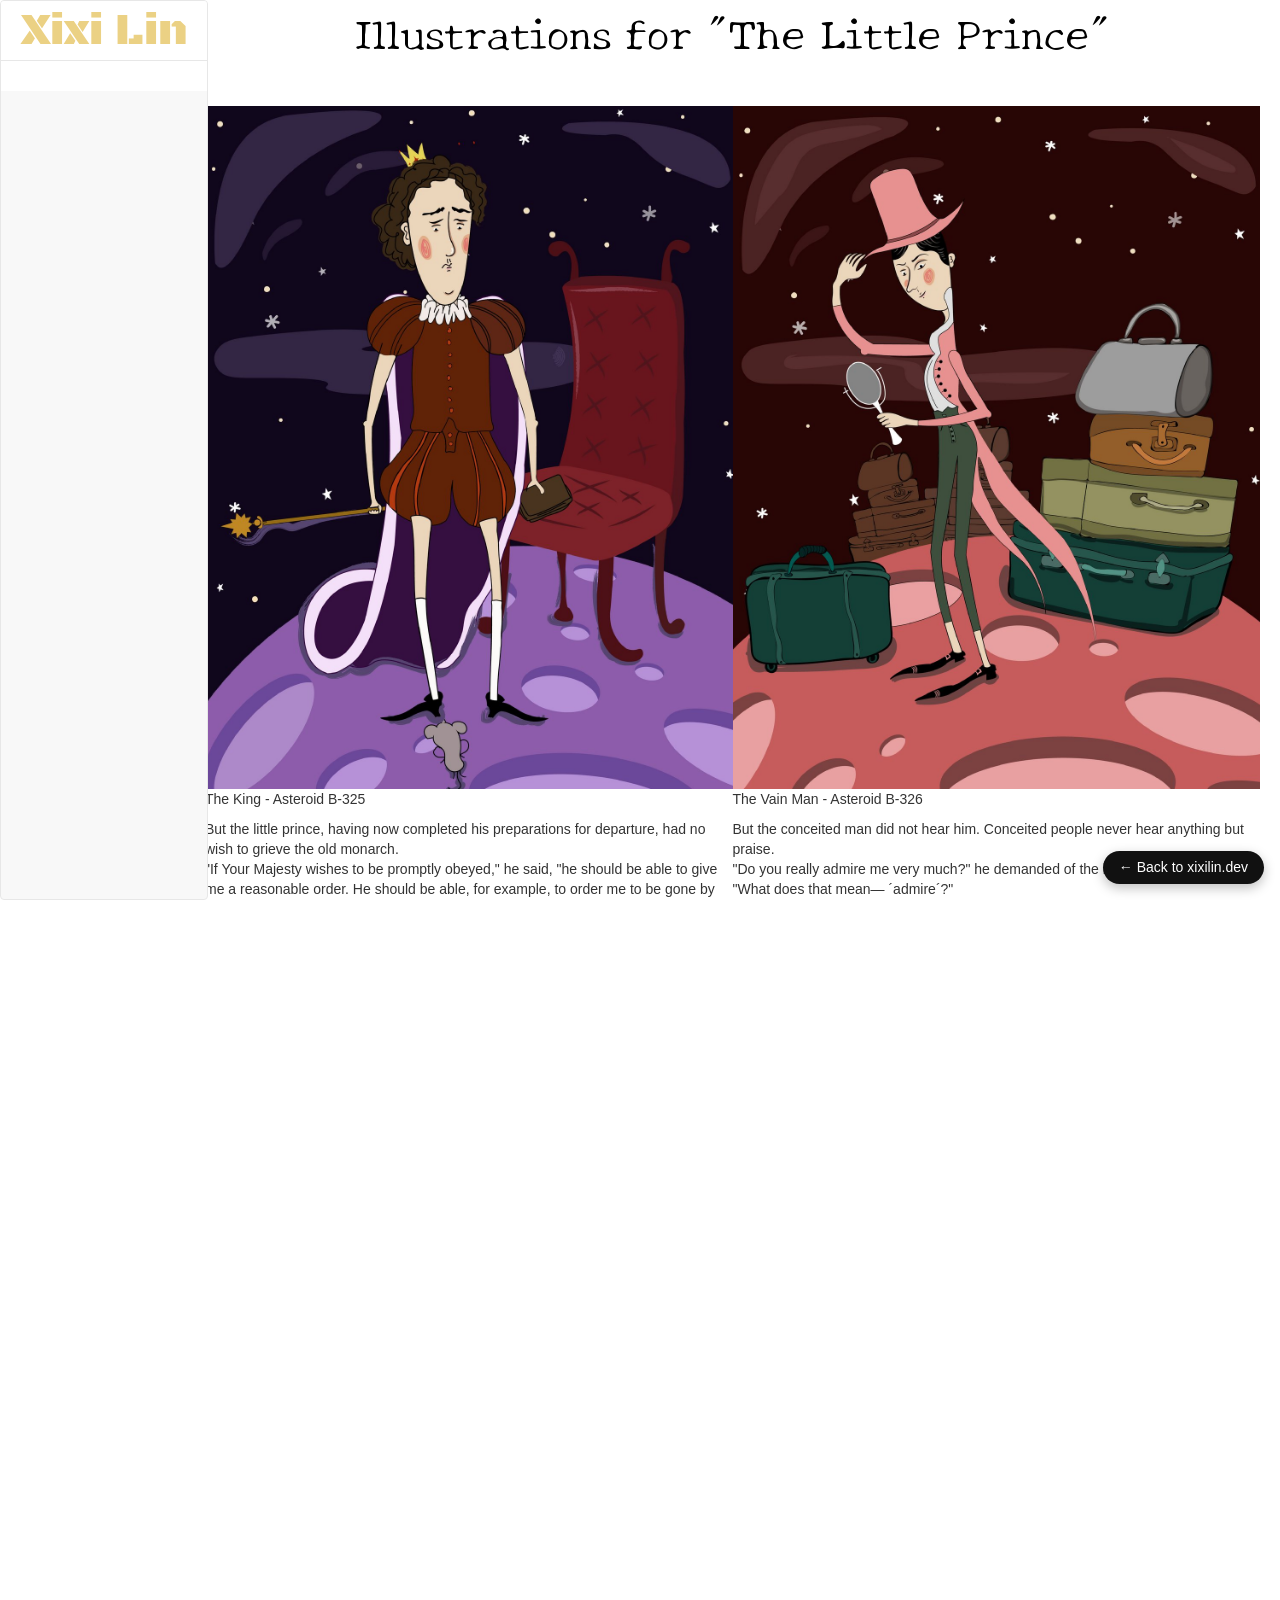
<file: project2.html>
<!DOCTYPE html>
<html>
<head>
  <title>The Little Prince</title>
    <link rel="stylesheet" href="project2.css">
    <meta charset="utf-8">
    <meta name="viewport" content="width=device-width, initial-scale=1">
    <link rel="stylesheet" href="https://maxcdn.bootstrapcdn.com/bootstrap/3.3.7/css/bootstrap.min.css">
    <script src="https://ajax.googleapis.com/ajax/libs/jquery/3.2.1/jquery.min.js"></script>
    <script src="https://maxcdn.bootstrapcdn.com/bootstrap/3.3.7/js/bootstrap.min.js"></script>
    <link rel="preconnect" href="https://fonts.gstatic.com"> 
    <link href="https://fonts.googleapis.com/css2?family=Cinzel+Decorative&family=Cinzel:wght@400;500;600&family=Cormorant:ital,wght@0,300;0,400;1,300;1,400&family=Kranky&family=Londrina+Sketch&family=Nanum+Myeongjo:wght@400;700;800&family=New+Tegomin&family=Rokkitt:wght@100;200&display=swap" rel="stylesheet">
    <link rel="preconnect" href="https://fonts.gstatic.com"> 
    <link href="https://fonts.googleapis.com/css2?family=Barrio&family=Black+Ops+One&family=Ceviche+One&family=Iceland&family=Notable&family=Orbitron&family=Press+Start+2P&family=Saira+Stencil+One&display=swap" rel="stylesheet">
  

</head>
<body>

  <div class="wrapper">
<!-- START NAVBAR -->
  <div class="container-fluid"> 
  <div class="row">
    
    <div class="col-sm-3 col-lg-3">
      <nav class="navbar navbar-default navbar-fixed-side">
        <!-- normal collapsible navbar markup -->
        
        <div class="navbar-header">
          <a class="navbar-brand" href="https://xixilin.dev/#life"><p class="name">Xixi Lin</p>
          </a>
        </div>

      <div class="navsbk">
       <div class="collapse navbar-collapse" id="myNavbar">
        <ul class="nav navbar-nav">
      
        

                <br>
         </ul>
       </div>  
      </div>
     </nav>  
  </div>
</div><!-- row" -->
</div><!-- "container-fluid" -->    
   <!-- NARBAR END-->

 <div class="page">
      <!-- your page content -->
      
      <div class="title">Illustrations for "The Little Prince"
      </div>
            
  

          <div class="project2">
            
            <div class="p1">
              
              <div class="p10">
                <center><img class="p01"src="project2/k1.jpg"></center>
              </div>
                  <div class=p11>
                    <p class="pt01">The King - Asteroid B-325</p>
                  </div>

                  <div class="p12">
                      <centr><p class="pt001">But the little prince, having now completed his preparations for departure, had no wish to grieve the old monarch.<br>
                      "If Your Majesty wishes to be promptly obeyed," he said, "he should be able to give me a reasonable order. He should be able, for example, to order me to be gone by the end of one minute. It seems to me that conditions are favorable..."<br>
                      As the king made no answer, the little prince hesitated a moment. Then, with a sigh, he took his leave.</p></centr>
                  </div>

              </div>
         

              <div class="p2">
                
                <div class="p20">
                 <center><img class="p02"src="project2/f1.jpg"></center>
                </div>
                 <div class=p21>
                  <p class="pt01">The Vain Man - Asteroid B-326</p>
                 </div>
                 <div class=p22>
                  <p class="pt002">But the conceited man did not hear him. Conceited people never hear anything but praise.<br>"Do you really admire me very much?" he demanded of the little prince.<br> "What does that mean— ´admire´?"<br>"To admire mean that you regard me as the handsomest, the best-dressed, the richest, and the most intelligent man on this planet."
                  </p>
                 </div>
              </div>


              <div class="p3">
                 <div class="p30">
                    <center><img class="p03"src="project2/d1.png"></center>
                 </div>
                <div class=p31>
                    <p class="pt01">The Drunkard - Asteroid B-327</p>
                </div>
                  <div class=p32>
                    <p class="pt003">"Why are you drinking?" demanded the little prince.<br>
                    "So that I may forget," replied the tippler.<br>"Forget what?" inquired the little prince, who already was sorry for him.<br>"Forget that I am ashamed," the tippler confessed, hanging his head.<br>"Ashamed of what?" insisted the little prince, who wanted to help him.<br>"Ashamed of drinking!" The tippler brought his speech to an end, and shut himself up in an impregnable silence.</p>
                  </div>
              </div>

              <div class="p4">
                 <div class="p40">
                    <center><img class="p04"src="project2/b1.jpg"></center>
                  </div>
                <div class=p41>
                  <p class="pt01">The Businessman - Asteroid B-328</p>
                </div>
                  <div class="p42">
                    <p class="pt004">"Three and two make five. Five and seven make twelve. Twelve and three make fifteen. Good morning. Fifteen and seven make twenty-two. Twenty-two and six make twenty-eight. I haven´t time to light it again. Twenty-six and five make thirty-one. Phew! Then that makes five-hundred-and-one-million, six-hundred-twenty-two-thousand, seven-hundred-thirty-one."</p>
                   </div>
                </div>

              <div class="p5">
                 <div class="p50">
                    <center><img class="p05"src="project2/l1.jpg"></center>
                  </div>
                <div class=p51>
                  <p class="pt01">The Street Lamp Lighter - Asteroid B-329</p>
                </div>
                <div class=p52>
                  <p class="pt005">"I follow a terrible profession. In the old days it was reasonable. I put the lamp out in the morning, and in the evening I lighted it again. I had the rest of the day for relaxation and the rest of the night for sleep."<br>

                "And the orders have been changed since that time?"<br>

                "The orders have not been changed," said the lamplighter. "That is the tragedy! From year to year the planet has turned more rapidly and the orders have not been changed!" "Then what?" asked the little prince.</p>
              </div>
              </div> 


              <div class="p6">
                 <div class="p60">
                    <center><img class="p06"src="project2/a1.png"></center>
                  </div>
                <div class="p61">
                  <p class="pt01">The Geographer - Asteroid B-330</p>
                </div>
                <div class="p62">
                  <p class="pt006">The sixth planet was ten times larger than the last one. It was inhabited by an old gentleman who wrote voluminous books.<br>

                "Oh, look! Here is an explorer!" he exclaimed to himself when he saw the little prince coming.<br>

                The little prince sat down on the table and panted a little. He had already traveled so much and so far!<br>

                "Where do you come from?" the old gentleman said to him.<br>

                "What is that big book?" said the little prince. "What are you doing?"<br>

                "I am a geographer," the old gentleman said to him.</p>
              </div>
              </div>
       
 </div>




    <div class="process">
    	<div class="title">
    		Working Process
      </div>
    
    <div class="process1">
      <div class="stitle">
       <strong> Collage: Inspiration by Júlia Sardà</strong>
      </div>
  		<div class="box0">
  				<div class="imageover01">
    				<img class="imageover1" src="project2/imageover1.jpg">
  				</div>
  				<div class="imageover02">
    				<img class="imageover2" src="project2/imageover2.jpg">
  				</div>
  				<div class="imageover03">
    				<img class="imageover3" src="project2/imageover3.png">
  				</div>
  				<div class="imageover04">
    				<img class="imageover4" src="project2/imageover4.jpg">
  				</div>
  				<div class="imageover05">
    				<img class="imageover5" src="project2/imageover5.png">
  				</div>
  				<div class="imageover06">
    				<img class="imageover6" src="project2/imageover6.png">
  				</div>
		</div>
		<div class="processtext">
      			<p>Júlia Sardà is one of my favorite illustrators. She is best known for her work on children's books. I love her illustrations and was inspired by her work a lot. For this project, I drew six digital illustrations for the characters in "The Little Prince". I'm still working on this project, and I will be working on the other scenes in the books. Please feel free to visit my website. I will update my website after I finish my digital illustration.</p>
   		</div>
  </div>
	
  <div class="process1">
    
   <div class="stitle">
      <strong> Collage:  Sketches</strong>
   </div>

      <div class="box1">
          <div class="imageover07">
            <img class="imageover11" src="project2/21.jpg">
          </div>
          <div class="imageover08">
            <img class="imageover12" src="project2/22.jpg">
          </div>
          <div class="imageover09">
            <img class="imageover13" src="project2/23.jpg">
          </div>
          <div class="imageover10">
            <img class="imageover14" src="project2/24.jpg">
          </div>
          <div class="imageover11">
            <img class="imageover15" src="project2/25.jpg">
          </div>
          <div class="imageover12">
            <img class="imageover16" src="project2/26.jpg">
          </div>
      </div>
      <div class="processtext">
      			<p>I always use Procreate for my digital sketches, and then bring them into Adobe Illustrator for details. </p>
   		</div>
    



    </div>



  <div class="process1">
         <div class="stitle">
      <strong>  Videos</strong>
      </div>
    
        <div class="box2">
             
      

           
              <video class="video1" width="100%" height="100%" controls autoplay><source src="project2/k1.mp4" type="video/mp4">
              </video>

                <video class="video2"width="100%" height="100%" controls autoplay><source src="project2/drunkman.mov" type="video/mp4">
              </video>

               <video class="video3" width="100%" height="100%" controls autoplay><source src="project2/b1.mov" type="video/mp4">
              </video>

              
             </div><!-- box2-->

              <div class="processtext">
      			<p>The good thing about Procreate is it records my work progress automatically. Here are some videos of me working on this project.</p>
   		</div>
  </div>


<br>
<br><br>





</div>
<div class="footer">
    <div class="footertext">
      <p>I will continue working on this project, there is room for me to improve. Thank you for your time here. </p>
    </div>
</div>


</div>






</div> <!-- progress -->
    </div>  <!-- your page content -->
</div><!-- wrapper -->

<a href="https://xixilin.dev/#life" class="back-home" style="position:fixed;right:16px;bottom:16px;z-index:9999;padding:8px 16px;border-radius:20px;background:#111;color:#fff;font:500 14px/1.2 Arial,Helvetica,sans-serif;text-decoration:none;box-shadow:0 4px 12px rgba(0,0,0,0.25);">&larr; Back to xixilin.dev</a>
</body>
</html>
</file>
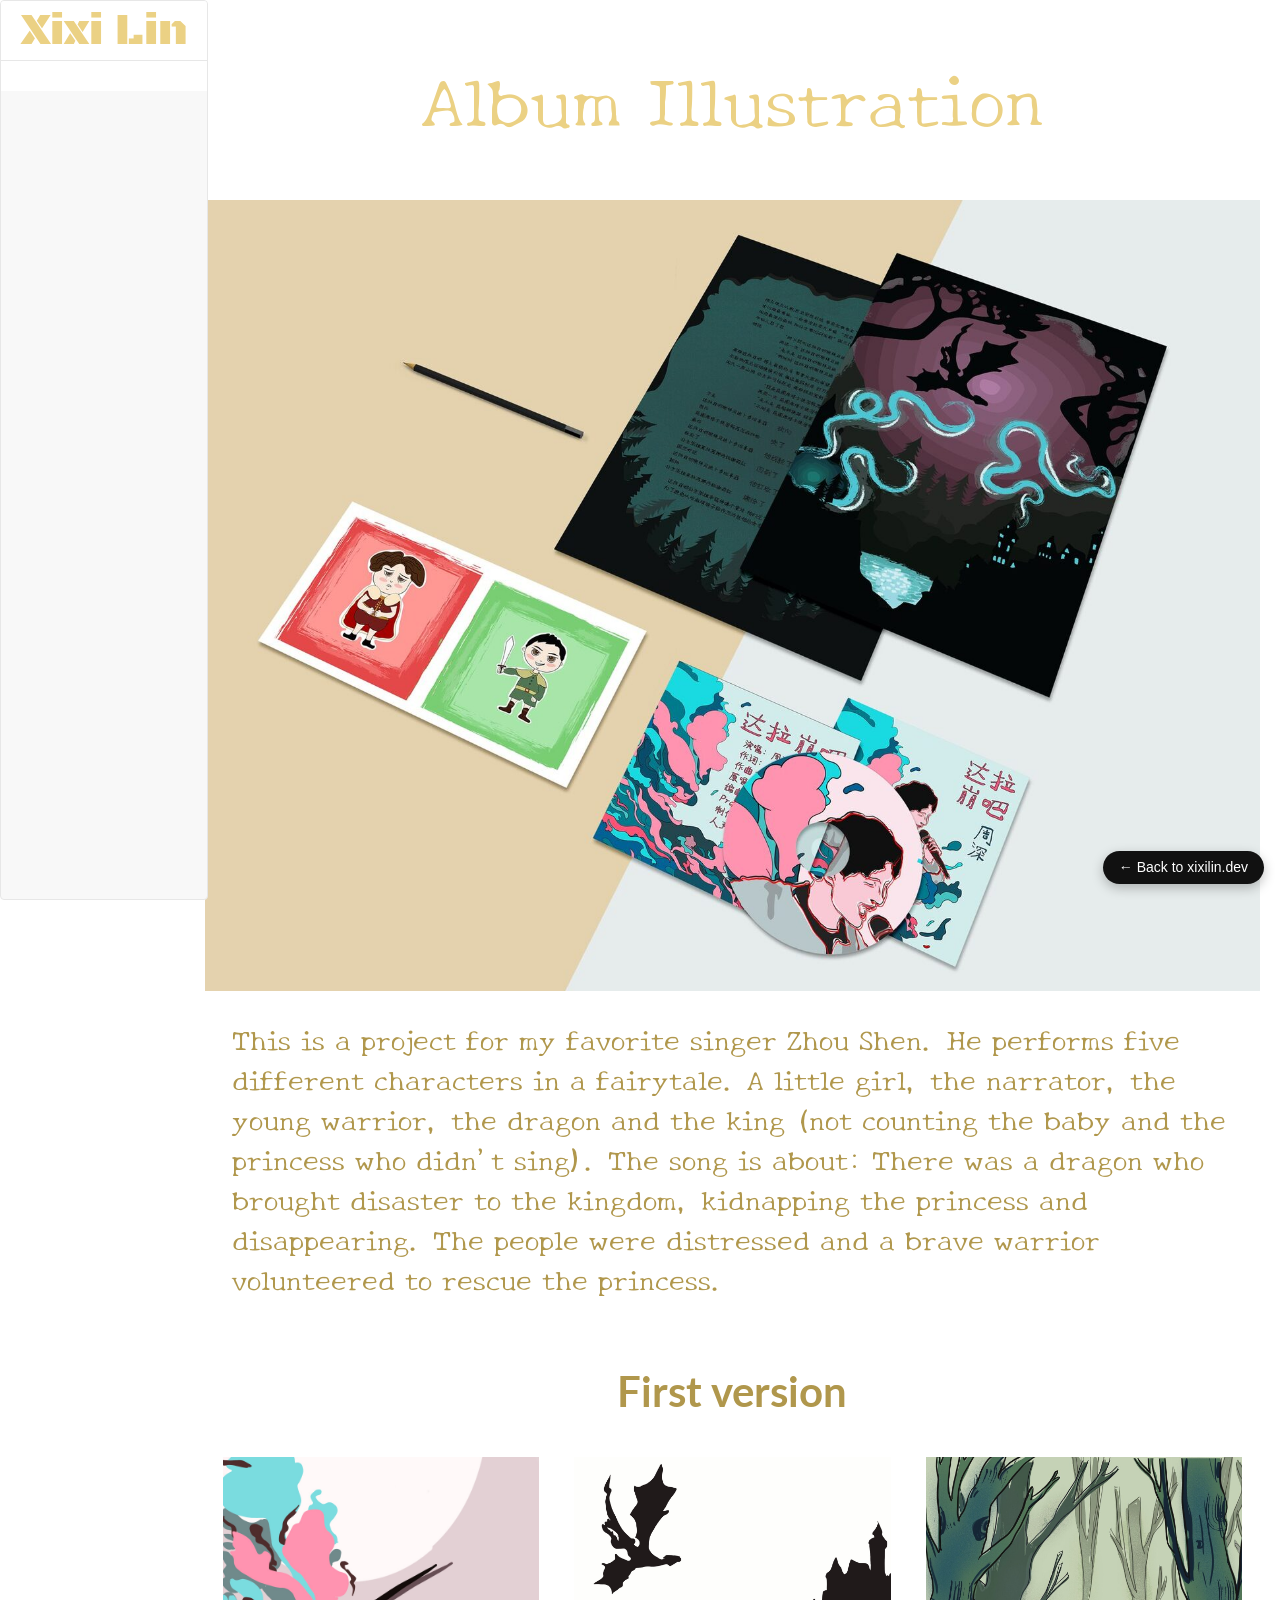
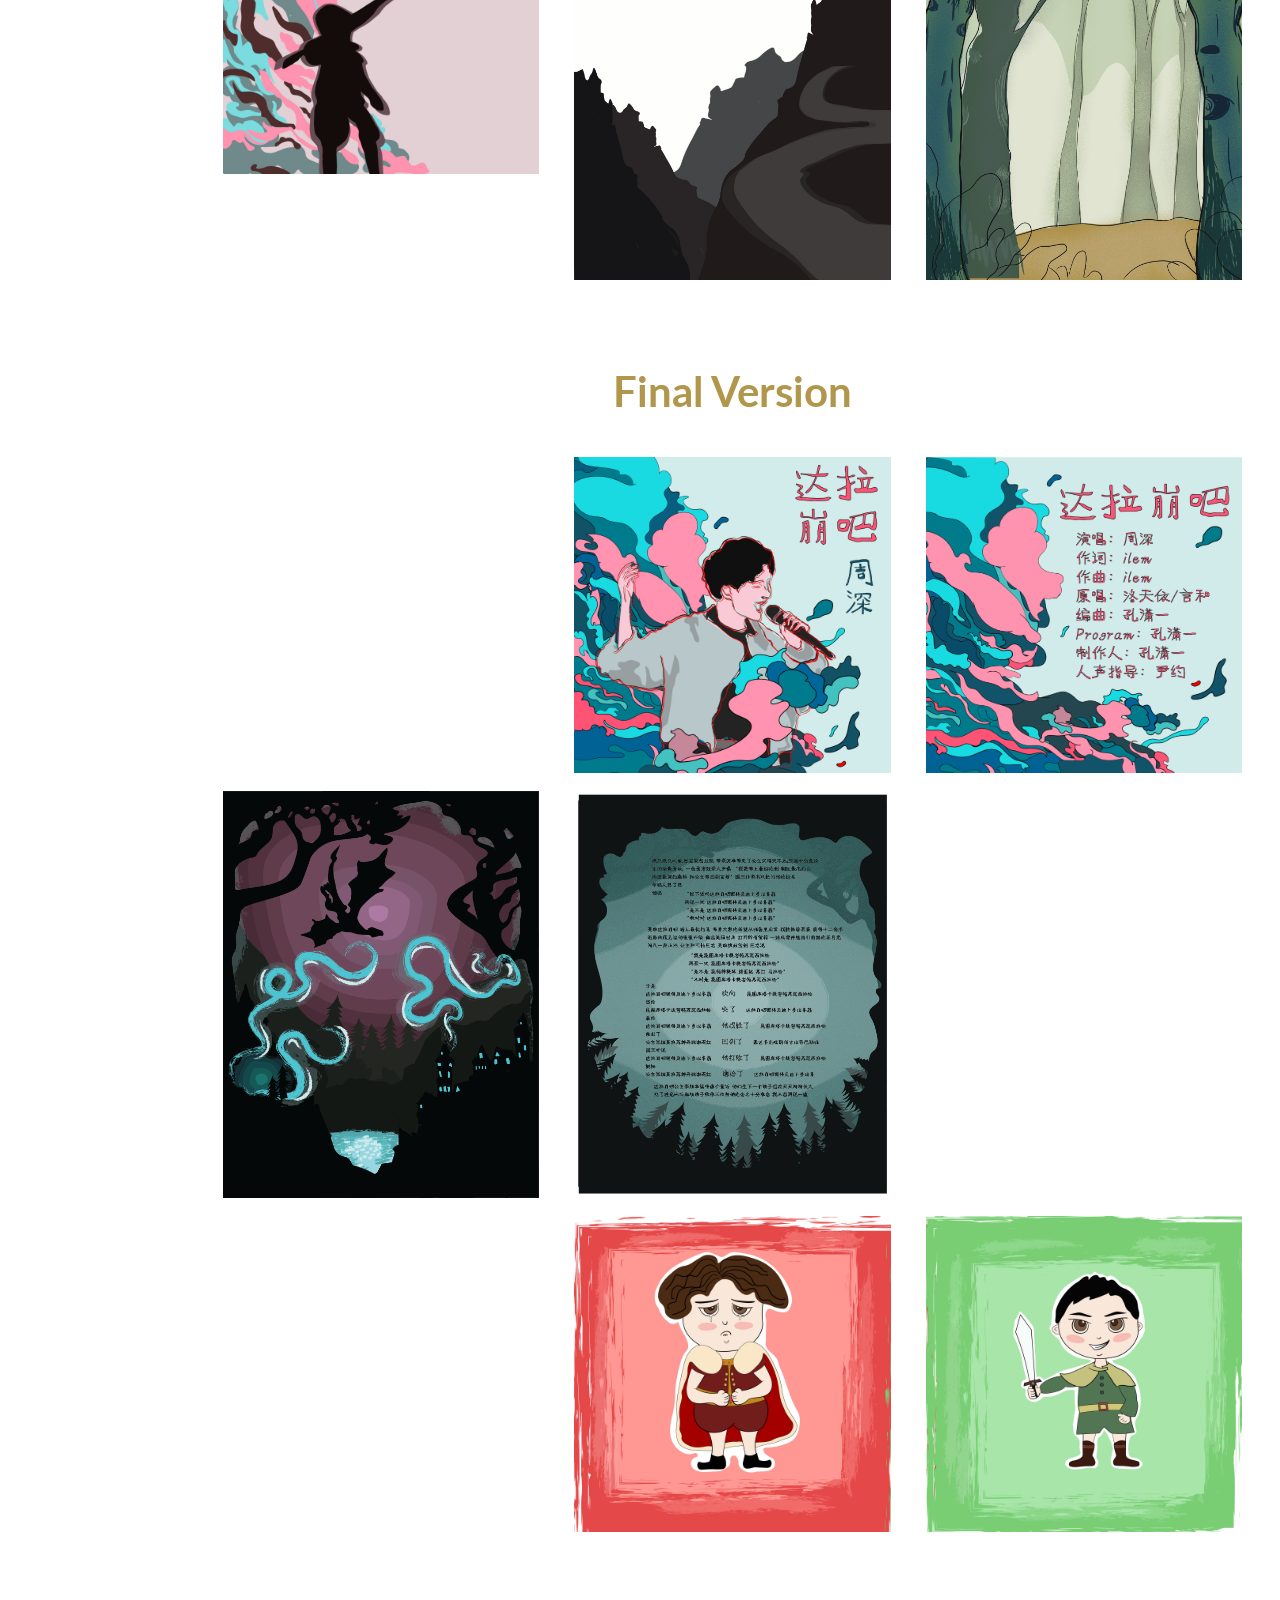
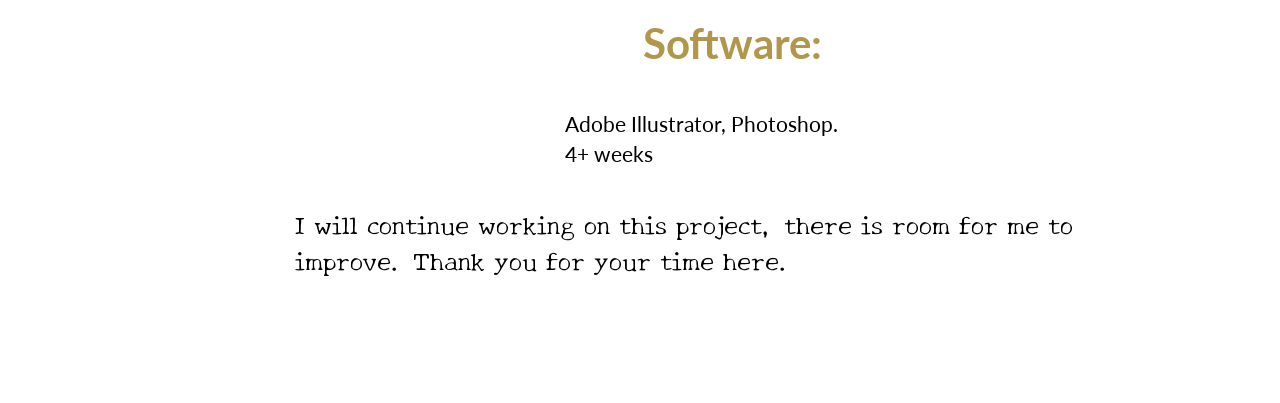
<file: project3.html>
<!DOCTYPE html>
<html>
<head>
  <title>Album Illustration</title>
    <link rel="stylesheet" href="project3.css">
    <meta charset="utf-8">
    <meta name="viewport" content="width=device-width, initial-scale=1">
    <link rel="stylesheet" href="https://maxcdn.bootstrapcdn.com/bootstrap/3.3.7/css/bootstrap.min.css">
    <script src="https://ajax.googleapis.com/ajax/libs/jquery/3.2.1/jquery.min.js"></script>
    <script src="https://maxcdn.bootstrapcdn.com/bootstrap/3.3.7/js/bootstrap.min.js"></script>
    <link rel="preconnect" href="https://fonts.gstatic.com"> 
    <link href="https://fonts.googleapis.com/css2?family=Cinzel+Decorative&family=Cinzel:wght@400;500;600&family=Cormorant:ital,wght@0,300;0,400;1,300;1,400&family=Kranky&family=Londrina+Sketch&family=Nanum+Myeongjo:wght@400;700;800&family=New+Tegomin&family=Rokkitt:wght@100;200&display=swap" rel="stylesheet">
    <link rel="preconnect" href="https://fonts.gstatic.com"> 
    <link href="https://fonts.googleapis.com/css2?family=Barrio&family=Black+Ops+One&family=Ceviche+One&family=Iceland&family=Notable&family=Orbitron&family=Press+Start+2P&family=Saira+Stencil+One&display=swap" rel="stylesheet">

<link rel="preconnect" href="https://fonts.gstatic.com"> 
<link href="https://fonts.googleapis.com/css2?family=Lato:wght@300&family=Noto+Sans&display=swap" rel="stylesheet">

  

</head>
<body>

  <div class="wrapper">
<!-- START NAVBAR -->
  <div class="container-fluid"> 
  <div class="row">
    
    <div class="col-sm-3 col-lg-3">
      <nav class="navbar navbar-default navbar-fixed-side">
        <!-- normal collapsible navbar markup -->
        
        <div class="navbar-header">
          <a class="navbar-brand" href="https://xixilin.dev/#life"><p class="name">Xixi Lin</p>
          </a>
        </div>

      <div class="navsbk">
       <div class="collapse navbar-collapse" id="myNavbar">
        <ul class="nav navbar-nav">
          
          
        

                <br>
         </ul>
       </div>  
      </div>
     </nav>  
  </div>
</div><!-- row" -->
</div><!-- "container-fluid" -->    
   <!-- NARBAR END-->

 <div class="page">
      <!-- your page content -->
<div class="project3">
  <div class="title">
        Album Illustration
  </div>
            
  
 
<div class="container1">
      <div class="photoone">
        <center><img class="one" src="project3/branding.jpg"></center>
      </div> 
    
      <div class="textone">
        <p>This is a project for my favorite singer Zhou Shen. He performs five different characters in a fairytale. A little girl, the narrator, the young warrior, the dragon and the king (not counting the baby and the princess who didn't sing). The song is about: There was a dragon who brought disaster to the kingdom, kidnapping the princess and disappearing. The people were distressed and a brave warrior volunteered to rescue the princess.
        </p>
      </div>
    
     
 
</div>

<div class="container2">
      <div class="subtitle1">
        <p class="subtitle">First version
        </p>
      </div>

      <div class="phototwo">
        <center><img class="two" src="project3/sketch3.jpg"></center>
      </div>  
      
       <div class="photothree">
        <center><img class="three" src="project3/sketch2.png"></center>
      </div>  
      <div class="photofour">
        <center><img class="four" src="project3/sketch1.jpg"></center>
      </div> 
     
    
</div>






<div class="container3">

      <div class="subtitle2">
          <p class="subtitle">Final Version
          </p>
      </div>


      <div class="photofive">
        <center><img class="five" src="project3/cover.jpg"></center>
      </div> 
       <div class="photosix">
        <center><img class="six" src="project3/cover02.png"></center>
      </div>  

      <div class="photoseven">
        <center><img class="seven" src="project3/poster.png"></center>
      </div> 
      
      <div class="phototen">
        <center><img class="ten" src="project3/poster2.png"></center>
      </div> 
       <div class="photoeight">
        <center><img class="eight" src="project3/sticker01.jpg"></center>
      </div> 

      

      <div class="photonine">
        <center><img class="nine" src="project3/sticker02.jpg"></center>
      </div> 




  
    
</div>

   
   






<div class="container4">
    <div class="textfour">
          <p class="subtitle">Software:</p>
          <p class="four">Adobe Illustrator, Photoshop.</p>
          <p class="four">4+ weeks</p>
    </div>

</div>


<div class="footer">
    <div class="footertext">
      <p>I will continue working on this project, there is room for me to improve. Thank you for your time here. </p>
    </div>
</div>



</div><!-- p3 div-->
    </div> <!-- your page content -->
</div><!-- wrapper -->

<a href="https://xixilin.dev/#life" class="back-home" style="position:fixed;right:16px;bottom:16px;z-index:9999;padding:8px 16px;border-radius:20px;background:#111;color:#fff;font:500 14px/1.2 Arial,Helvetica,sans-serif;text-decoration:none;box-shadow:0 4px 12px rgba(0,0,0,0.25);">&larr; Back to xixilin.dev</a>
</body>
</html>
</file>
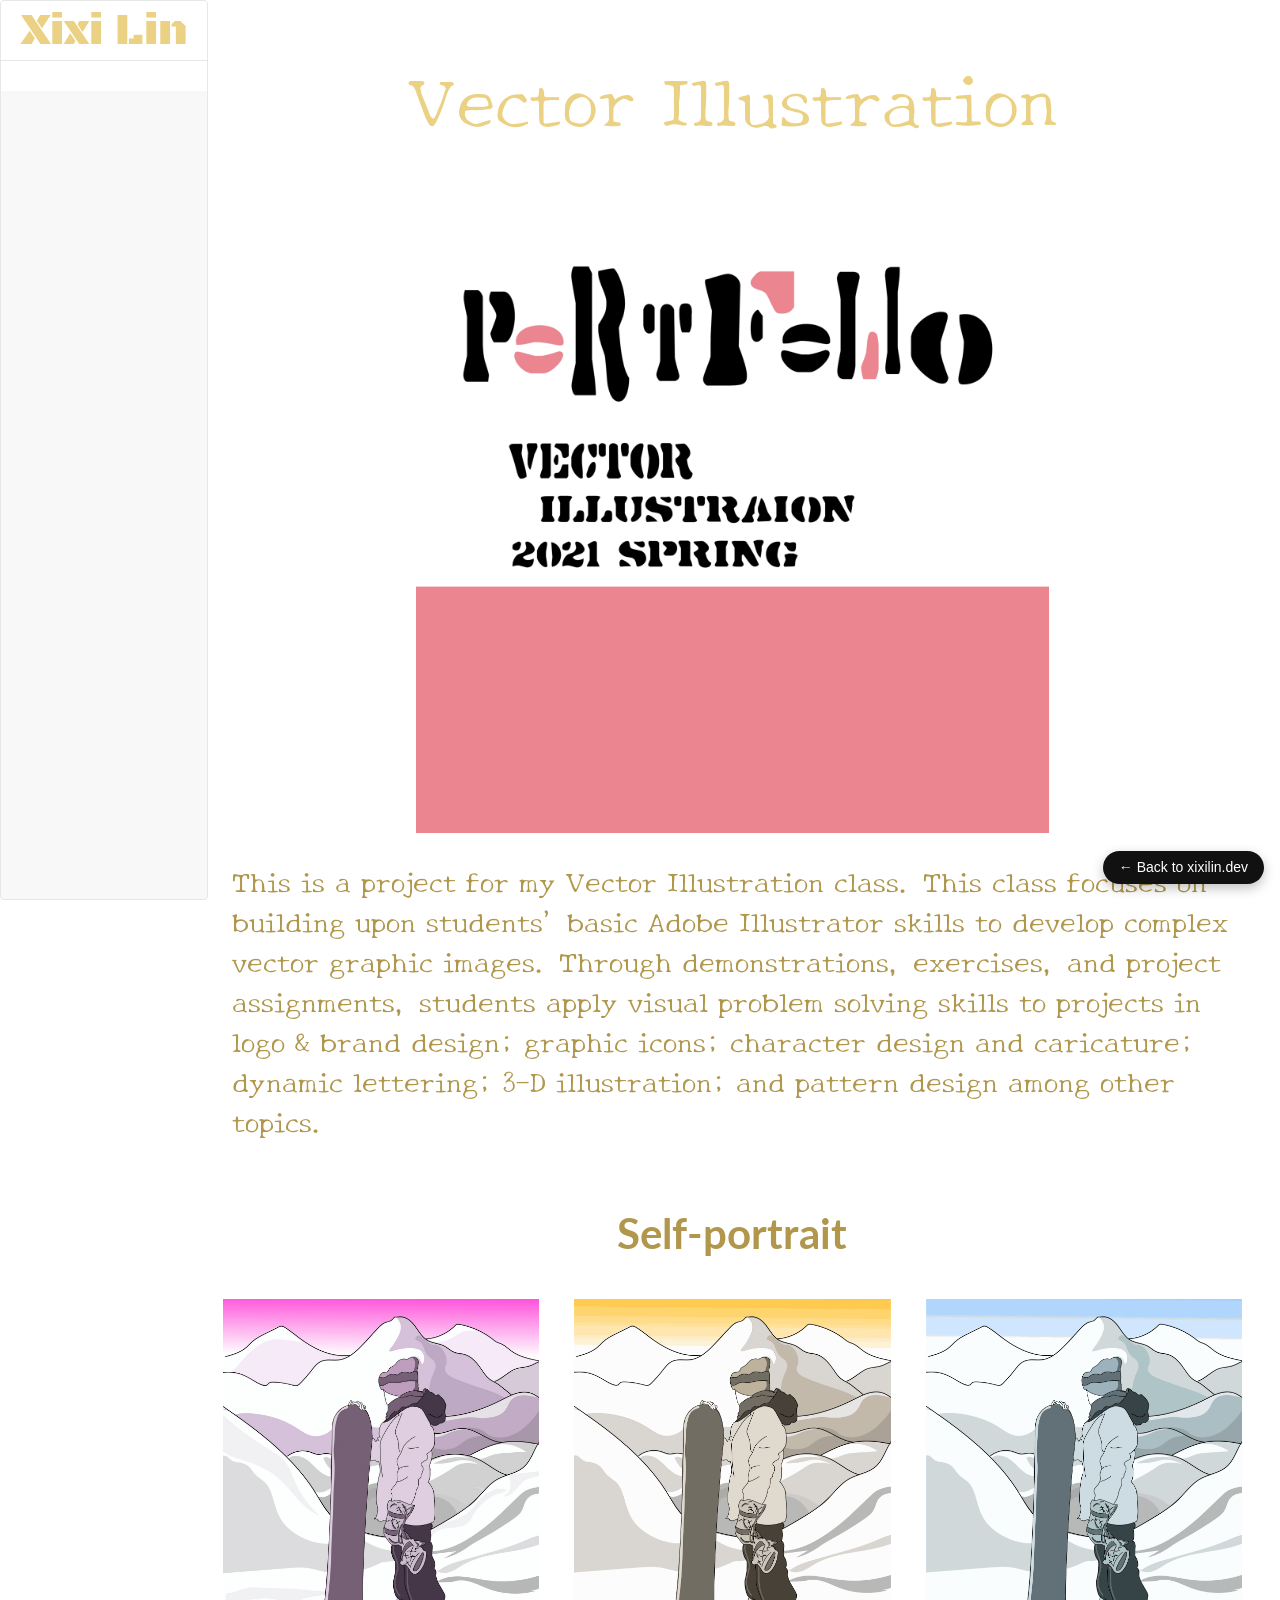
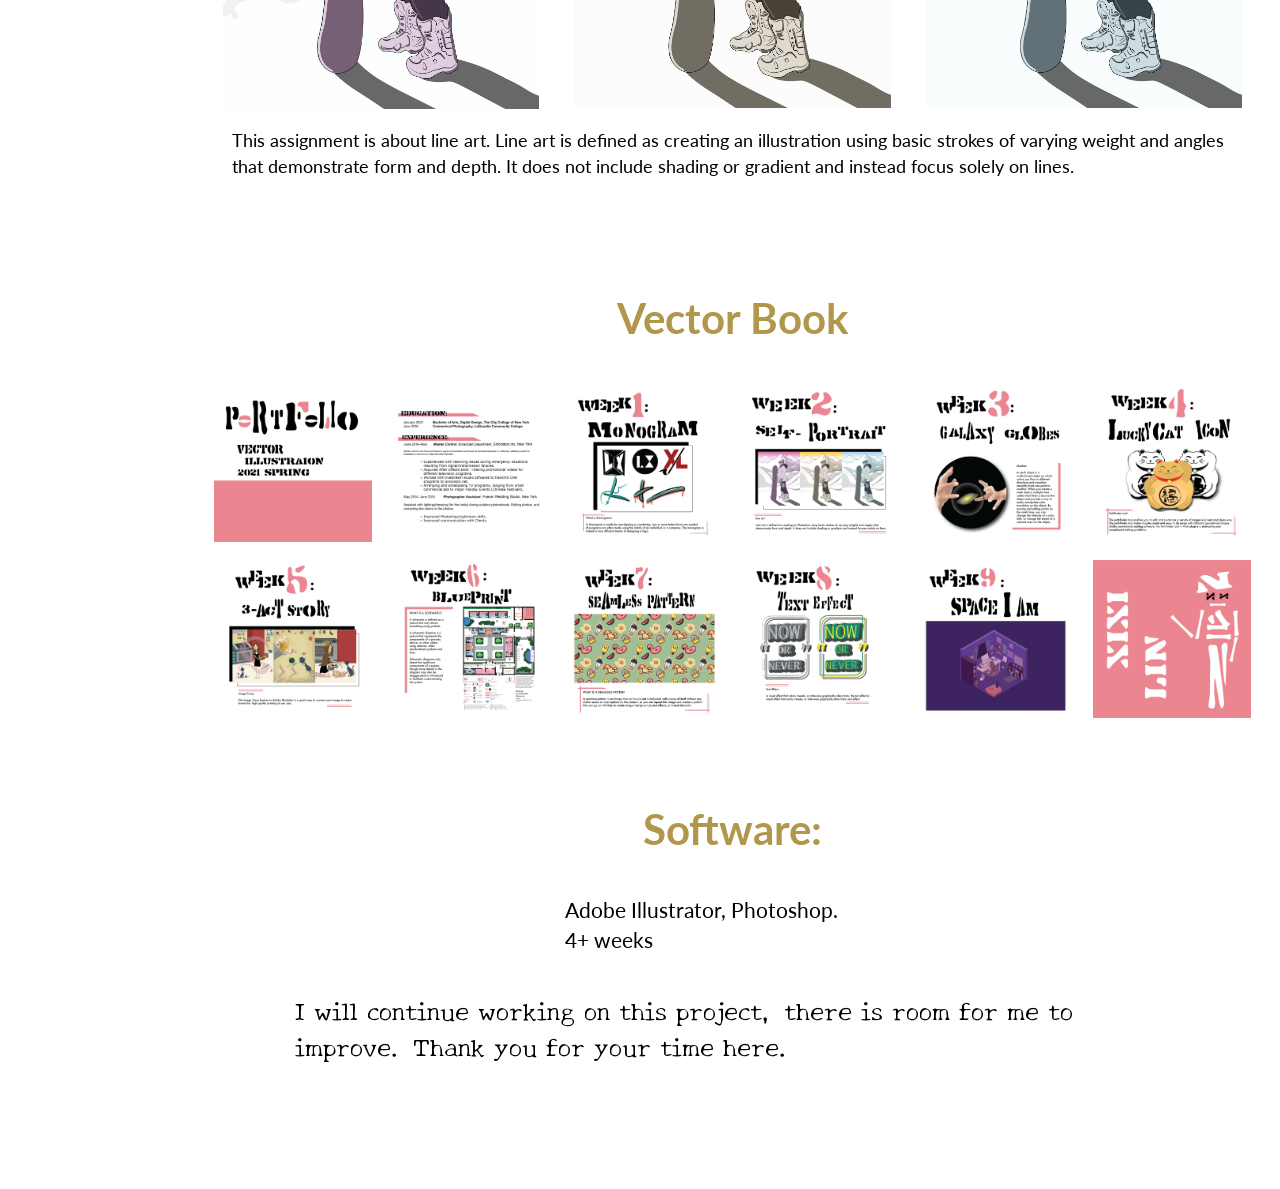
<file: project4.html>
<!DOCTYPE html>
<html>
<head>
  <title>Vector Illustration</title>
    <link rel="stylesheet" href="project4.css">
    <meta charset="utf-8">
    <meta name="viewport" content="width=device-width, initial-scale=1">
    <link rel="stylesheet" href="https://maxcdn.bootstrapcdn.com/bootstrap/3.3.7/css/bootstrap.min.css">
    <script src="https://ajax.googleapis.com/ajax/libs/jquery/3.2.1/jquery.min.js"></script>
    <script src="https://maxcdn.bootstrapcdn.com/bootstrap/3.3.7/js/bootstrap.min.js"></script>
    <link rel="preconnect" href="https://fonts.gstatic.com"> 
    <link href="https://fonts.googleapis.com/css2?family=Cinzel+Decorative&family=Cinzel:wght@400;500;600&family=Cormorant:ital,wght@0,300;0,400;1,300;1,400&family=Kranky&family=Londrina+Sketch&family=Nanum+Myeongjo:wght@400;700;800&family=New+Tegomin&family=Rokkitt:wght@100;200&display=swap" rel="stylesheet">
    <link rel="preconnect" href="https://fonts.gstatic.com"> 
    <link href="https://fonts.googleapis.com/css2?family=Barrio&family=Black+Ops+One&family=Ceviche+One&family=Iceland&family=Notable&family=Orbitron&family=Press+Start+2P&family=Saira+Stencil+One&display=swap" rel="stylesheet">
  <link rel="preconnect" href="https://fonts.gstatic.com"> 
<link href="https://fonts.googleapis.com/css2?family=Lato:wght@300&family=Noto+Sans&display=swap" rel="stylesheet">

</head>
<body>

  <div class="wrapper">
<!-- START NAVBAR -->
  <div class="container-fluid"> 
  <div class="row">
    
    <div class="col-sm-3 col-lg-3">
      <nav class="navbar navbar-default navbar-fixed-side">
        <!-- normal collapsible navbar markup -->
        
        <div class="navbar-header">
          <a class="navbar-brand" href="https://xixilin.dev/#life"><p class="name">Xixi Lin</p>
          </a>
        </div>

      <div class="navsbk">
       <div class="collapse navbar-collapse" id="myNavbar">
        <ul class="nav navbar-nav">
      
        


                <br>
         </ul>
       </div>  
      </div>
     </nav>  
  </div>
</div><!-- row" -->
</div><!-- "container-fluid" -->    
   <!-- NARBAR END-->

 <div class="page">
      <!-- your page content -->

<div class="project3">
  <div class="title">
     Vector Illustration
  </div>
            
  
 
<div class="container1">
      <div class="photoone">
        <center><img class="one" src="project4/porfolio-01.png"></center>
      </div> 
    
      <div class="textone">
        <p>This is a project for my Vector Illustration class. 
          This class focuses on building upon students' basic Adobe Illustrator skills to develop complex vector graphic images. Through demonstrations, exercises, and project assignments, students apply visual problem solving skills to projects in logo & brand design; graphic icons; character design and caricature; dynamic lettering; 3-D illustration; and pattern design among other topics.
      </div>
    
</div>

<div class="container2">
      <div class="subtitle1">
        <p class="subtitle">Self-portrait
        </p>
      </div>

      <div class="phototwo">
        <center><img class="two" src="project4/self-01.jpg"></center>
      </div>  
      
       <div class="photothree">
        <center><img class="three" src="project4/self-02.png"></center>
      </div>  
      <div class="photofour">
        <center><img class="four" src="project4/self-03.png"></center>
      </div> 
      <div class="texttwo">
        <p>
        This assignment is about line art. 

          Line art is defined as creating an illustration using basic strokes of varying weight and angles that demonstrate form and depth. It does not include shading or gradient and instead focus solely on lines. 

        </p>
      </div>
    
</div>



   <div class="container5">

      <div class="subtitle4">
          <p class="subtitle">Vector Book
          </p>
      </div>


      <div class="photo1">
        <center><img class="v1" src="project4/porfolio-01.png"></center>
      </div> 
       <div class="photo2">
        <center><img class="v2" src="project4/porfolio-02.jpg"></center>
      </div> 
       <div class="photo3">
        <center><img class="v3" src="project4/porfolio-03.jpg"></center>
      </div> 
       <div class="photo4">
        <center><img class="v4" src="project4/porfolio-04.jpg"></center>
      </div> 
       <div class="photo5">
        <center><img class="v5" src="project4/porfolio-05.jpg"></center>
      </div> 
       <div class="photo6">
        <center><img class="v6" src="project4/porfolio-06.jpg"></center>
      </div> 
       <div class="photo7">
        <center><img class="v7" src="project4/porfolio-07.jpg"></center>
      </div> 
       <div class="photo8">
        <center><img class="v8" src="project4/porfolio-08.jpg"></center>
      </div> 
       <div class="photo9">
        <center><img class="v9" src="project4/porfolio-09.jpg"></center>
      </div> 
       <div class="photo10">
        <center><img class="v10" src="project4/porfolio-10.jpg"></center>
      </div> 
       <div class="photo11">
        <center><img class="v11" src="project4/porfolio-11.jpg"></center>
      </div> 
       <div class="photo12">
        <center><img class="v12" src="project4/porfolio-12.png"></center>
      </div> 





    
</div>
   






<div class="container4">
    <div class="textfour">
          <p class="subtitle">Software:</p>
          <p class="four">Adobe Illustrator, Photoshop.</p>
          <p class="four">4+ weeks</p>
    </div>

</div>


<div class="footer">
    <div class="footertext">
      <p>I will continue working on this project, there is room for me to improve. Thank you for your time here. </p>
    </div>
</div>



</div><!-- p3 div-->      
   
   
   
     







  

    </div> <!-- your page content -->







</div><!-- wrapper -->

<a href="https://xixilin.dev/#life" class="back-home" style="position:fixed;right:16px;bottom:16px;z-index:9999;padding:8px 16px;border-radius:20px;background:#111;color:#fff;font:500 14px/1.2 Arial,Helvetica,sans-serif;text-decoration:none;box-shadow:0 4px 12px rgba(0,0,0,0.25);">&larr; Back to xixilin.dev</a>
</body>
</html>
</file>
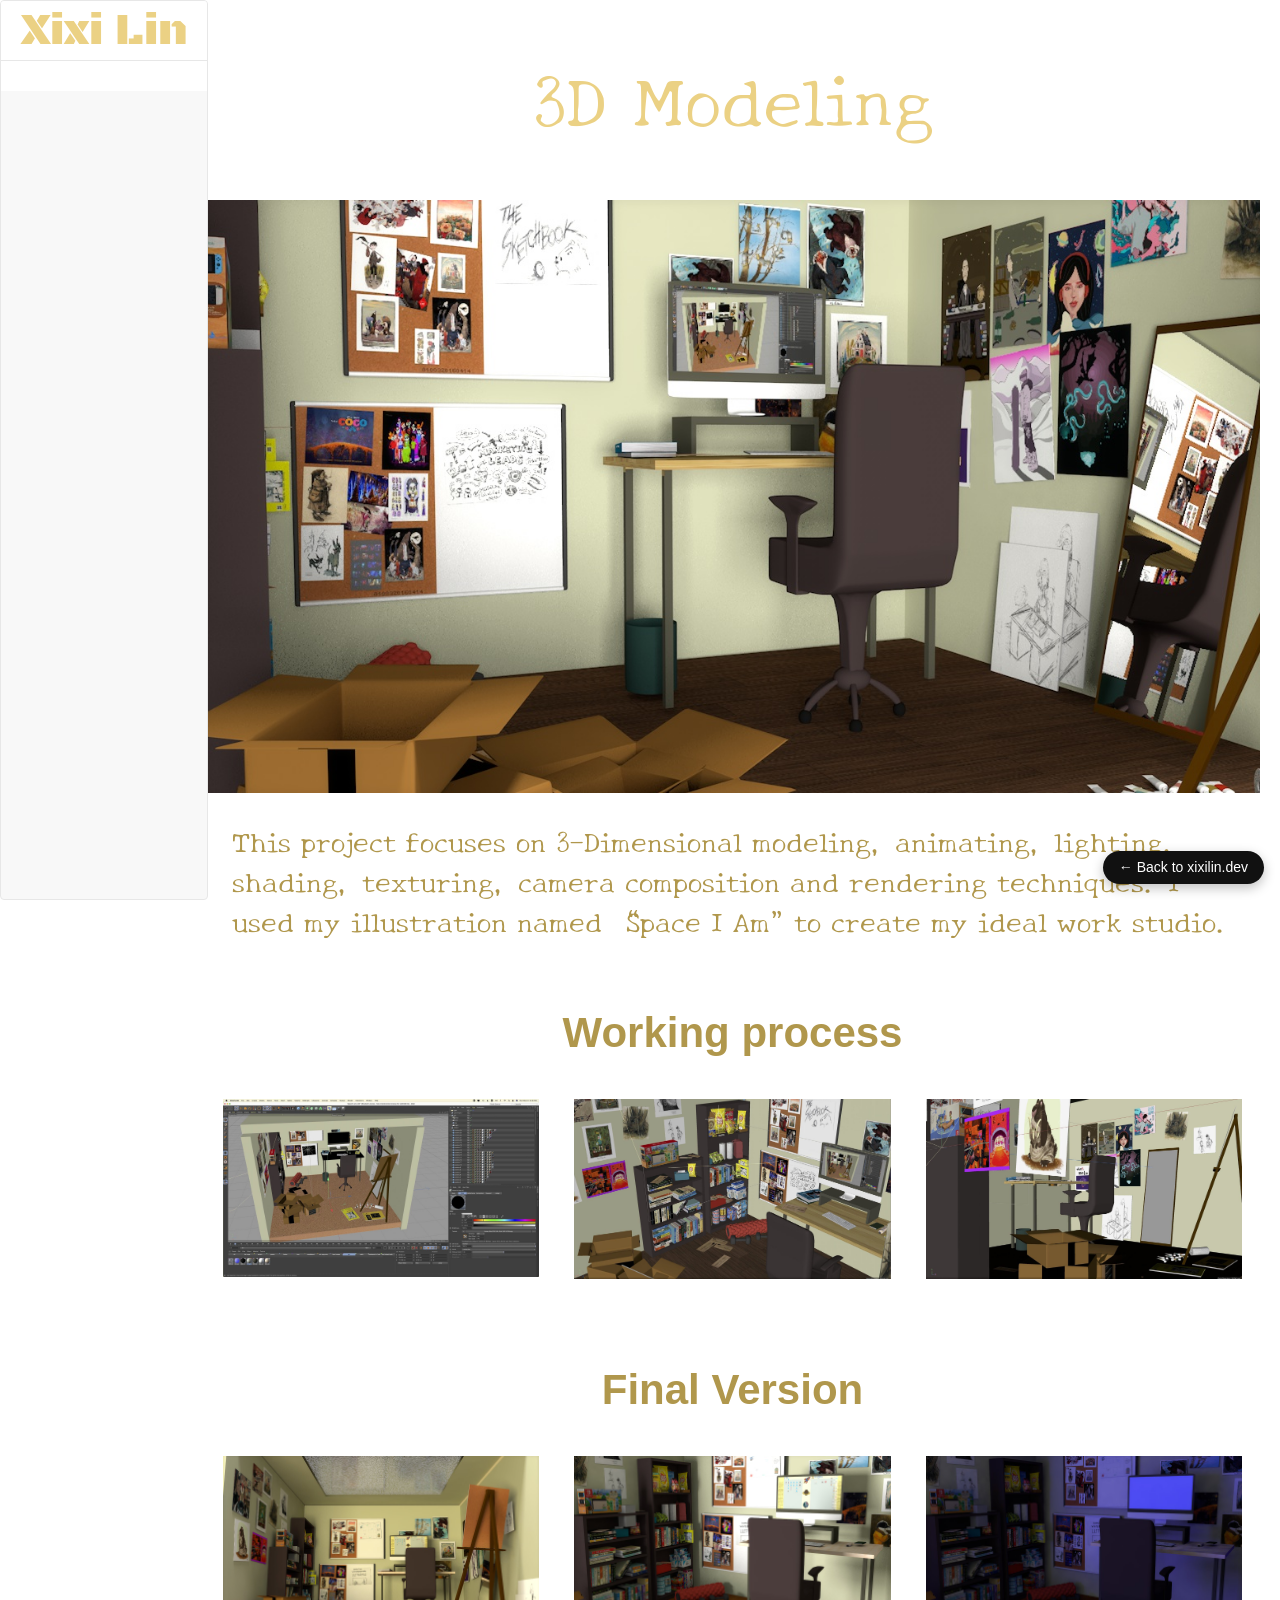
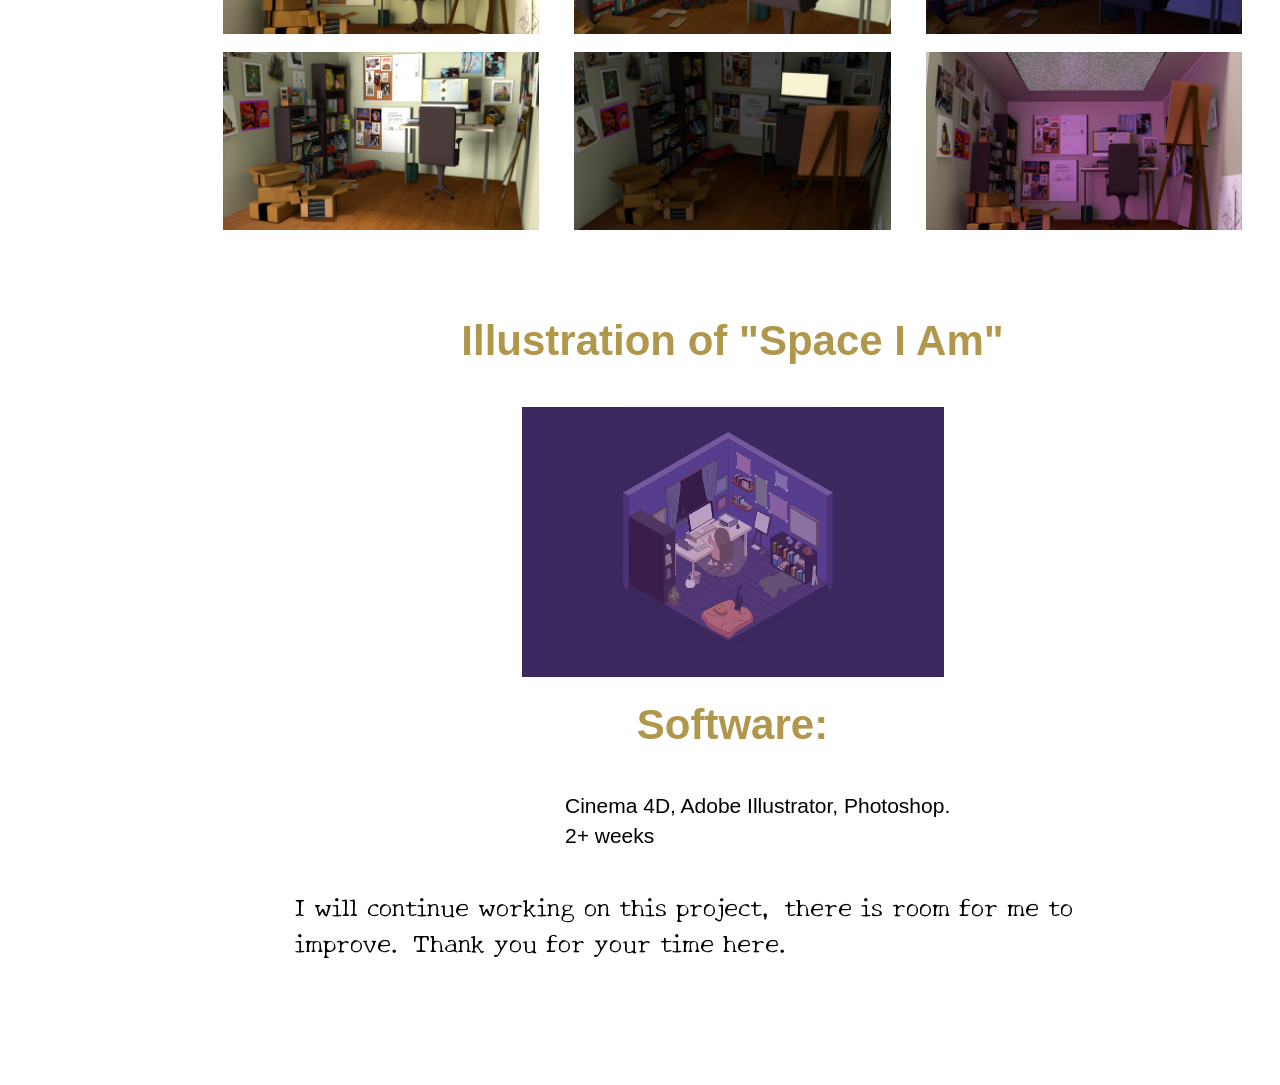
<file: project5.html>
<!DOCTYPE html>
<html>
<head>
  <title>3D Modeling</title>
    <link rel="stylesheet" href="project5.css">
    <meta charset="utf-8">
    <meta name="viewport" content="width=device-width, initial-scale=1">
    <link rel="stylesheet" href="https://maxcdn.bootstrapcdn.com/bootstrap/3.3.7/css/bootstrap.min.css">
    <script src="https://ajax.googleapis.com/ajax/libs/jquery/3.2.1/jquery.min.js"></script>
    <script src="https://maxcdn.bootstrapcdn.com/bootstrap/3.3.7/js/bootstrap.min.js"></script>
    <link rel="preconnect" href="https://fonts.gstatic.com"> 
    <link href="https://fonts.googleapis.com/css2?family=Cinzel+Decorative&family=Cinzel:wght@400;500;600&family=Cormorant:ital,wght@0,300;0,400;1,300;1,400&family=Kranky&family=Londrina+Sketch&family=Nanum+Myeongjo:wght@400;700;800&family=New+Tegomin&family=Rokkitt:wght@100;200&display=swap" rel="stylesheet">
    <link rel="preconnect" href="https://fonts.gstatic.com"> 
    <link href="https://fonts.googleapis.com/css2?family=Barrio&family=Black+Ops+One&family=Ceviche+One&family=Iceland&family=Notable&family=Orbitron&family=Press+Start+2P&family=Saira+Stencil+One&display=swap" rel="stylesheet">
  

</head>
<body>

  <div class="wrapper">
<!-- START NAVBAR -->
  <div class="container-fluid"> 
  <div class="row">
    
    <div class="col-sm-3 col-lg-3">
      <nav class="navbar navbar-default navbar-fixed-side">
        <!-- normal collapsible navbar markup -->
        
        <div class="navbar-header">
          <a class="navbar-brand" href="https://xixilin.dev/#life"><p class="name">Xixi Lin</p>
          </a>
        </div>

      <div class="navsbk">
       <div class="collapse navbar-collapse" id="myNavbar">
        <ul class="nav navbar-nav">
      
        


                <br>
         </ul>
       </div>  
      </div>
     </nav>  
  </div>
</div><!-- row" -->
</div><!-- "container-fluid" -->    
   <!-- NARBAR END-->

 <div class="page">
      <!-- your page content -->
<div class="project3">
  <div class="title">
       3D Modeling
  </div>
            
  
 
<div class="container1">
      <div class="photoone">
        <center><img class="one" src="project5/space I am.jpg"></center>
      </div> 
    
      <div class="textone">
        <p>This project focuses on 3-Dimensional modeling, animating, lighting, shading, texturing, camera composition and rendering techniques. I used my illustration named “Space I Am” to create my ideal work studio.

        </p>
      </div>
    
     
 
</div>

<div class="container2">
      <div class="subtitle1">
        <p class="subtitle">Working process
        </p>
      </div>

      <div class="phototwo">
        <center><img class="two" src="project5/1.jpg"></center>
      </div>  
      
       <div class="photothree">
        <center><img class="three" src="project5/22.jpg"></center>
      </div>  
      <div class="photofour">
        <center><img class="four" src="project5/3-web.jpg"></center>
      </div> 
     
    
</div>






<div class="container3">

      <div class="subtitle2">
          <p class="subtitle">Final Version
          </p>
      </div>

     <div class="photo011">
        <center><img class="ele" src="project5/6.jpg"></center>
      </div> 

  

       <div class="photoseven">
        <center><img class="seven" src="project5/12.jpg"></center>
      </div>
       <div class="photosix">
        <center><img class="six" src="project5/11.jpg"></center>
      </div>  

          <div class="photofive">
        <center><img class="five" src="project5/10.jpg"></center>
      </div> 
      
      <div class="phototen">
        <center><img class="ten" src="project5/13.jpg"></center>
      </div> 
       <div class="photoeight">
        <center><img class="eight" src="project5/14.jpg"></center>
      </div> 
      
</div>



  
<div class="container03">
     <div class="subtitle03">
          <p class="subtitle">Illustration of "Space I Am"
          </p>
      </div>

       <div class="photo15">
        <center><img class="photo015" src="project5/15.jpg"></center>
      </div> 


</div>   






<div class="container4">
    <div class="textfour">
          <p class="subtitle">Software:</p>
          <p class="four">Cinema 4D, Adobe Illustrator, Photoshop.</p>
          <p class="four">2+ weeks</p>
    </div>

</div>


<div class="footer">
    <div class="footertext">
      <p>I will continue working on this project, there is room for me to improve. Thank you for your time here. </p>
    </div>
</div>

  

    </div> <!-- your page content -->








</div><!-- wrapper -->

<a href="https://xixilin.dev/#life" class="back-home" style="position:fixed;right:16px;bottom:16px;z-index:9999;padding:8px 16px;border-radius:20px;background:#111;color:#fff;font:500 14px/1.2 Arial,Helvetica,sans-serif;text-decoration:none;box-shadow:0 4px 12px rgba(0,0,0,0.25);">&larr; Back to xixilin.dev</a>
</body>
</html>
</file>
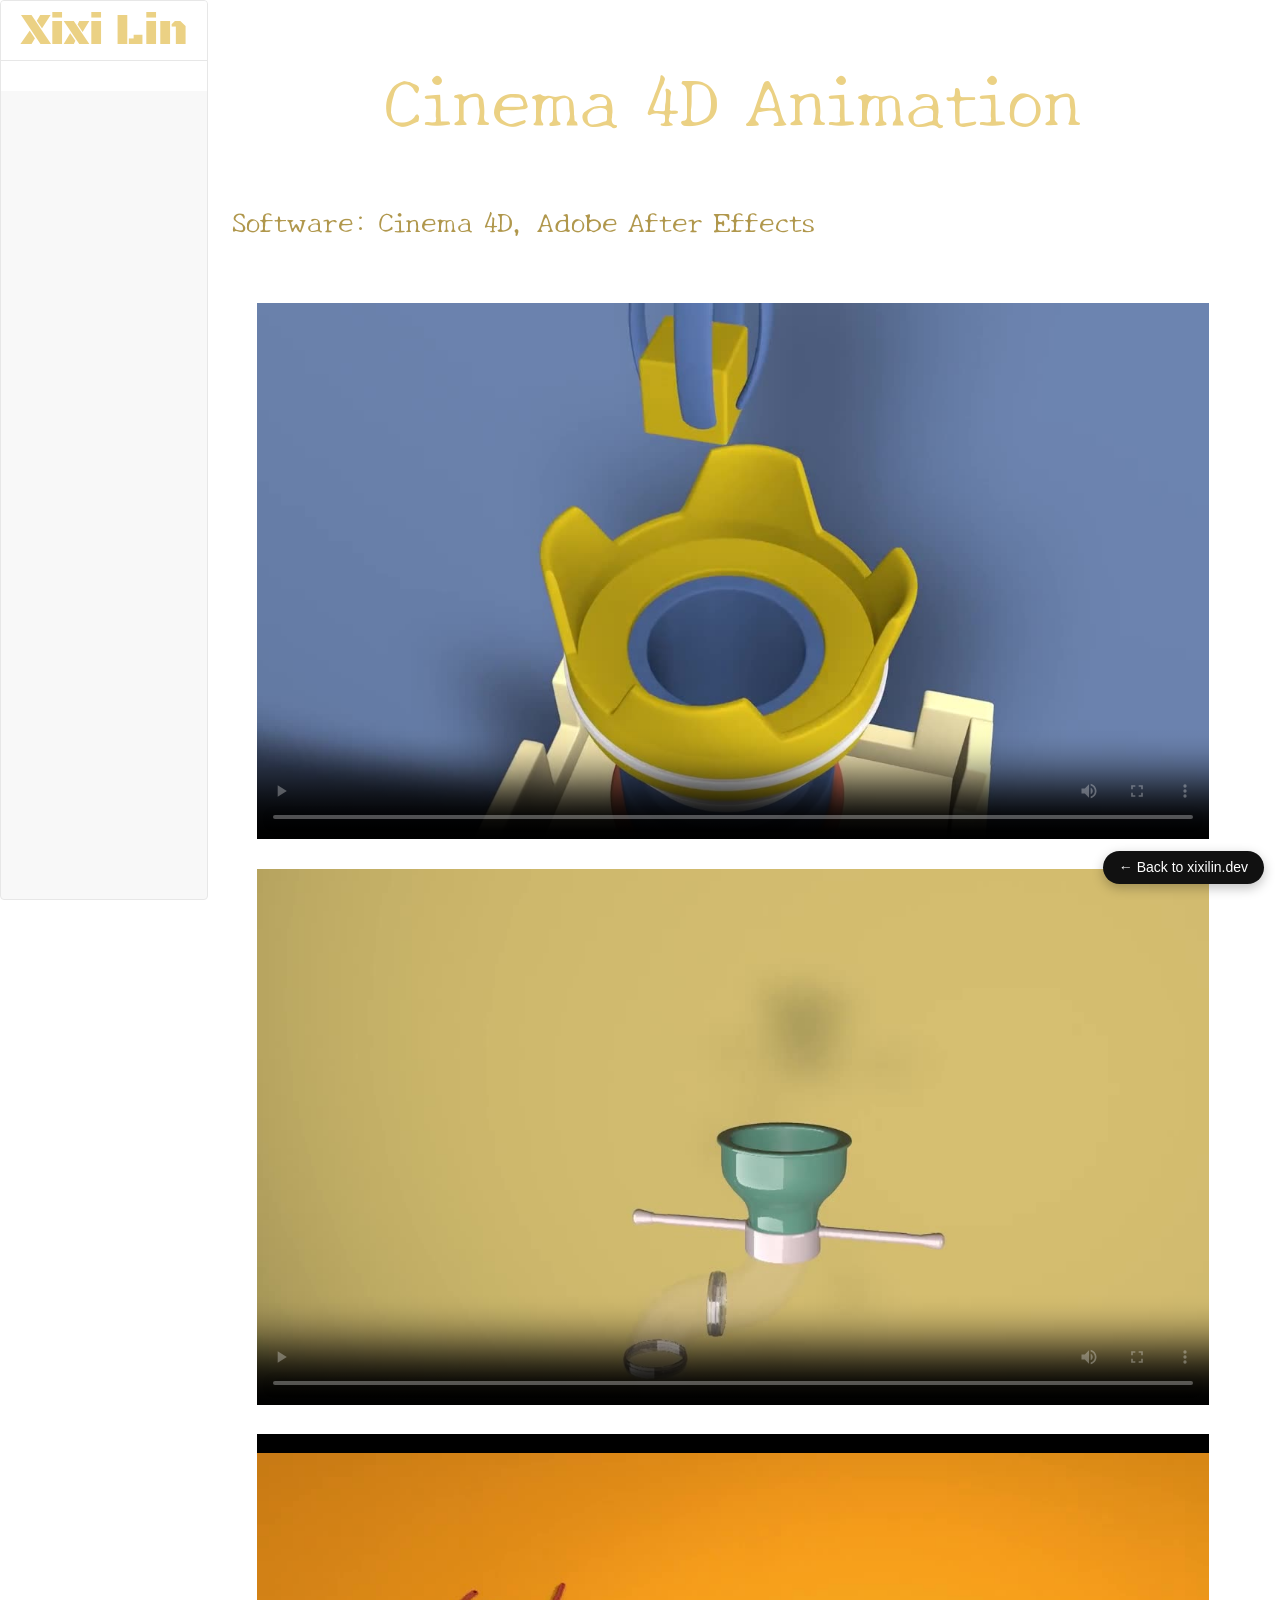
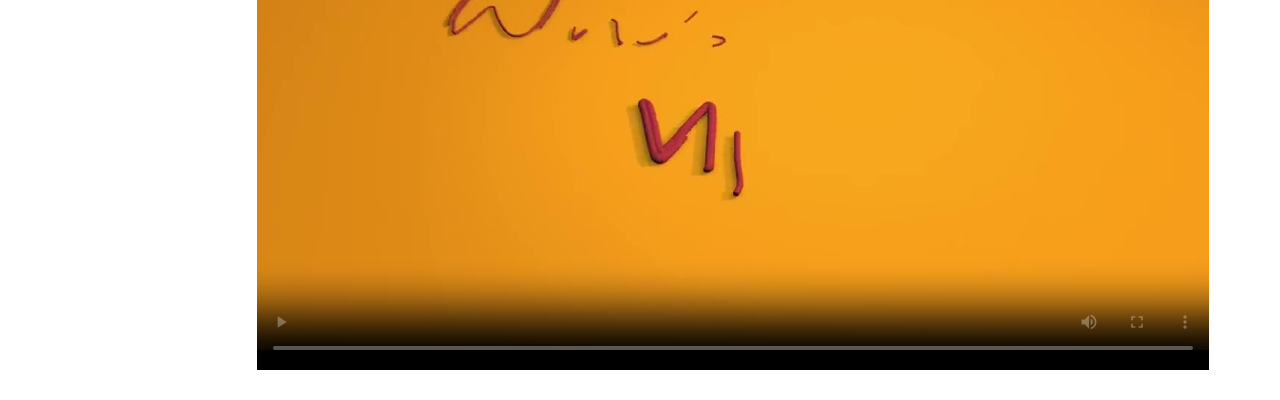
<file: project6.html>
<!DOCTYPE html>
<html>
<head>
  <title>Cinema 4D Animation</title>
    <link rel="stylesheet" href="project5.css">
    <meta charset="utf-8">
    <meta name="viewport" content="width=device-width, initial-scale=1">
    <link rel="stylesheet" href="https://maxcdn.bootstrapcdn.com/bootstrap/3.3.7/css/bootstrap.min.css">
    <script src="https://ajax.googleapis.com/ajax/libs/jquery/3.2.1/jquery.min.js"></script>
    <script src="https://maxcdn.bootstrapcdn.com/bootstrap/3.3.7/js/bootstrap.min.js"></script>
    <link rel="preconnect" href="https://fonts.gstatic.com"> 
    <link href="https://fonts.googleapis.com/css2?family=Cinzel+Decorative&family=Cinzel:wght@400;500;600&family=Cormorant:ital,wght@0,300;0,400;1,300;1,400&family=Kranky&family=Londrina+Sketch&family=Nanum+Myeongjo:wght@400;700;800&family=New+Tegomin&family=Rokkitt:wght@100;200&display=swap" rel="stylesheet">
    <link rel="preconnect" href="https://fonts.gstatic.com"> 
    <link href="https://fonts.googleapis.com/css2?family=Barrio&family=Black+Ops+One&family=Ceviche+One&family=Iceland&family=Notable&family=Orbitron&family=Press+Start+2P&family=Saira+Stencil+One&display=swap" rel="stylesheet">
  

  <style>
    .c4d-video { margin: 30px auto; max-width: 1000px; }
    .c4d-video video { width: 100%; height: auto; aspect-ratio: 16 / 9; object-fit: contain; display: block; background: #000; }
    @media (min-width: 768px) { .c4d-video { padding: 0 24px; } }
  </style>
</head>
<body>

  <div class="wrapper">
<!-- START NAVBAR -->
  <div class="container-fluid"> 
  <div class="row">
    
    <div class="col-sm-3 col-lg-3">
      <nav class="navbar navbar-default navbar-fixed-side">
        <!-- normal collapsible navbar markup -->
        
        <div class="navbar-header">
          <a class="navbar-brand" href="https://xixilin.dev/#life"><p class="name">Xixi Lin</p>
          </a>
        </div>

      <div class="navsbk">
       <div class="collapse navbar-collapse" id="myNavbar">
        <ul class="nav navbar-nav">
      
        


                <br>
         </ul>
       </div>  
      </div>
     </nav>  
  </div>
</div><!-- row" -->
</div><!-- "container-fluid" -->    
   <!-- NARBAR END-->

 <div class="page">
<div class="project3">
  <div class="title">
       Cinema 4D Animation
  </div>

<div class="container1">
      <div class="textone">
        <p>Software: Cinema 4D, Adobe After Effects</p>
      </div>
</div>

<div class="c4d-video"><video src="project6/video1.mp4" poster="project6/poster1.jpg" controls playsinline preload="metadata"></video></div>
<div class="c4d-video"><video src="project6/video2.mp4" poster="project6/poster2.jpg" controls playsinline preload="metadata"></video></div>
<div class="c4d-video"><video src="project6/video3.mp4" poster="project6/poster3.jpg" controls playsinline preload="metadata"></video></div>

</div>
 </div>

</div><!-- wrapper -->

<a href="https://xixilin.dev/#life" class="back-home" style="position:fixed;right:16px;bottom:16px;z-index:9999;padding:8px 16px;border-radius:20px;background:#111;color:#fff;font:500 14px/1.2 Arial,Helvetica,sans-serif;text-decoration:none;box-shadow:0 4px 12px rgba(0,0,0,0.25);">&larr; Back to xixilin.dev</a>
</body>
</html>
</file>
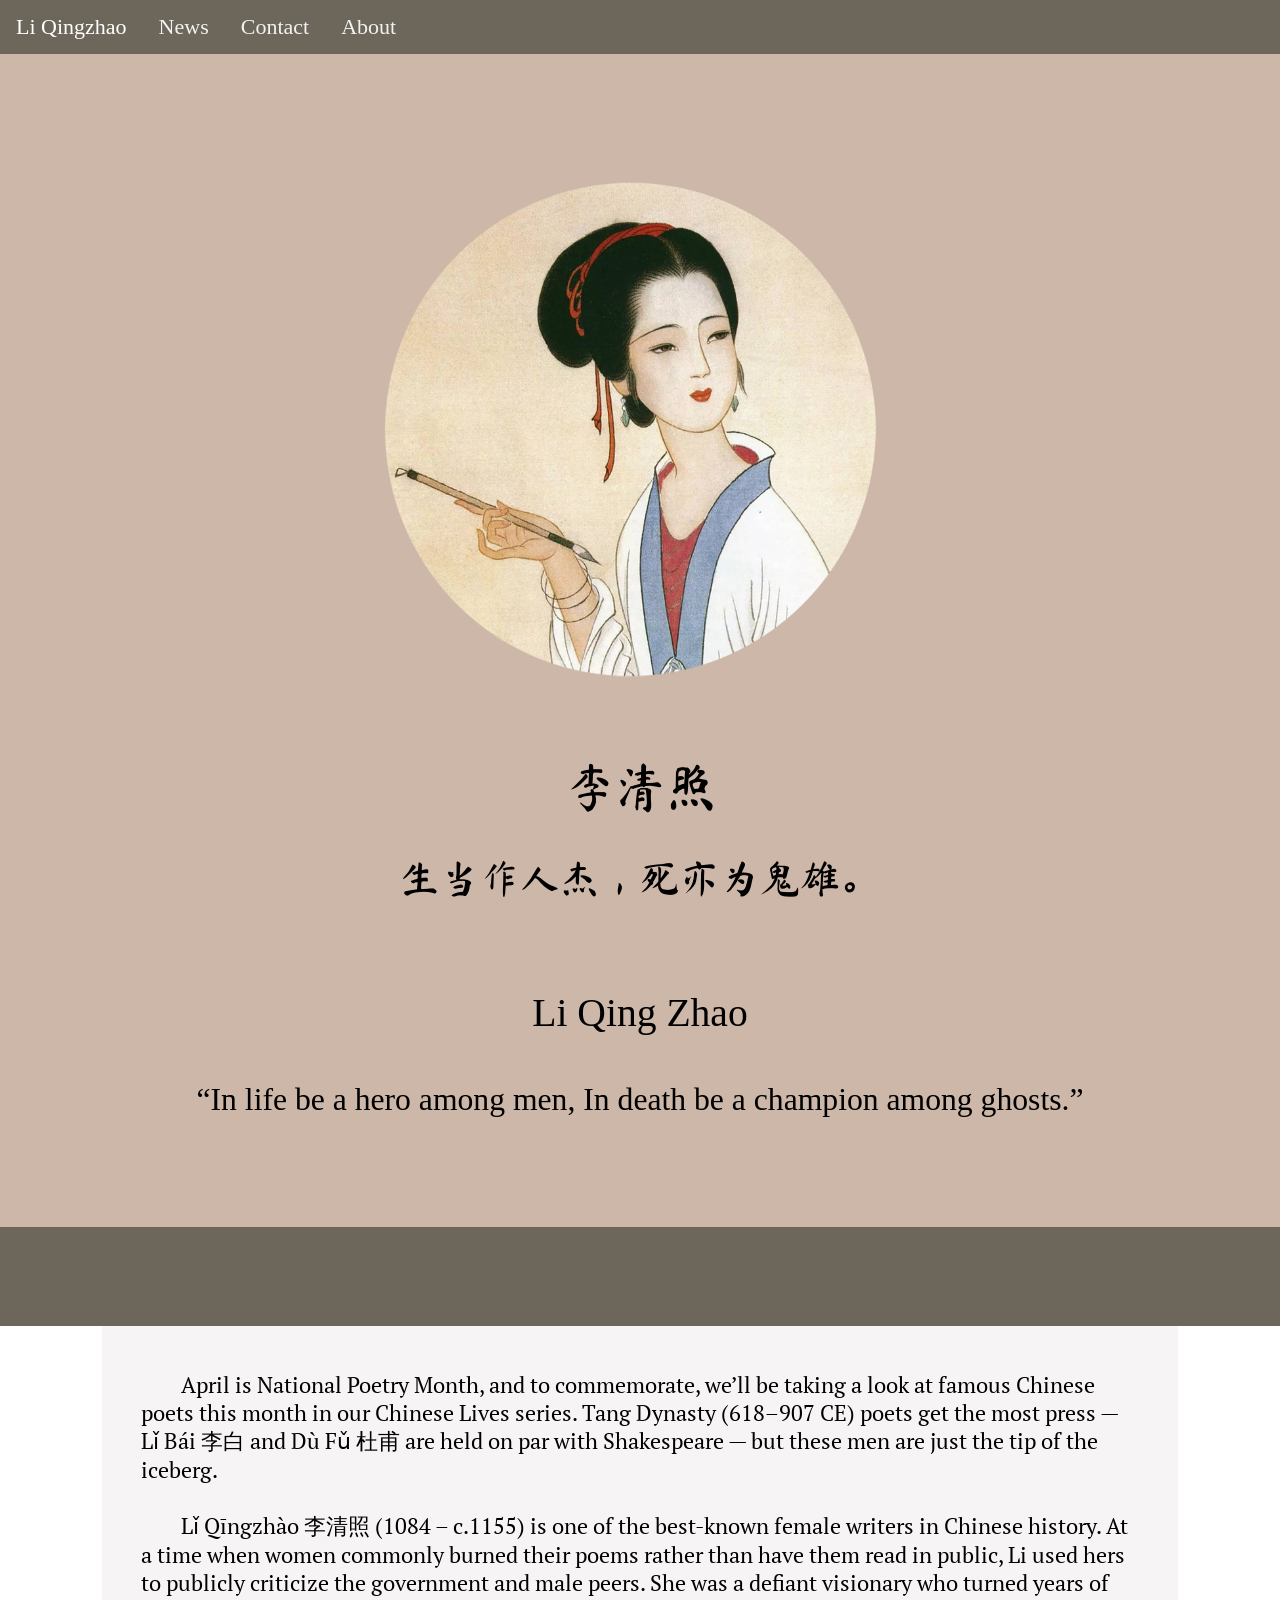
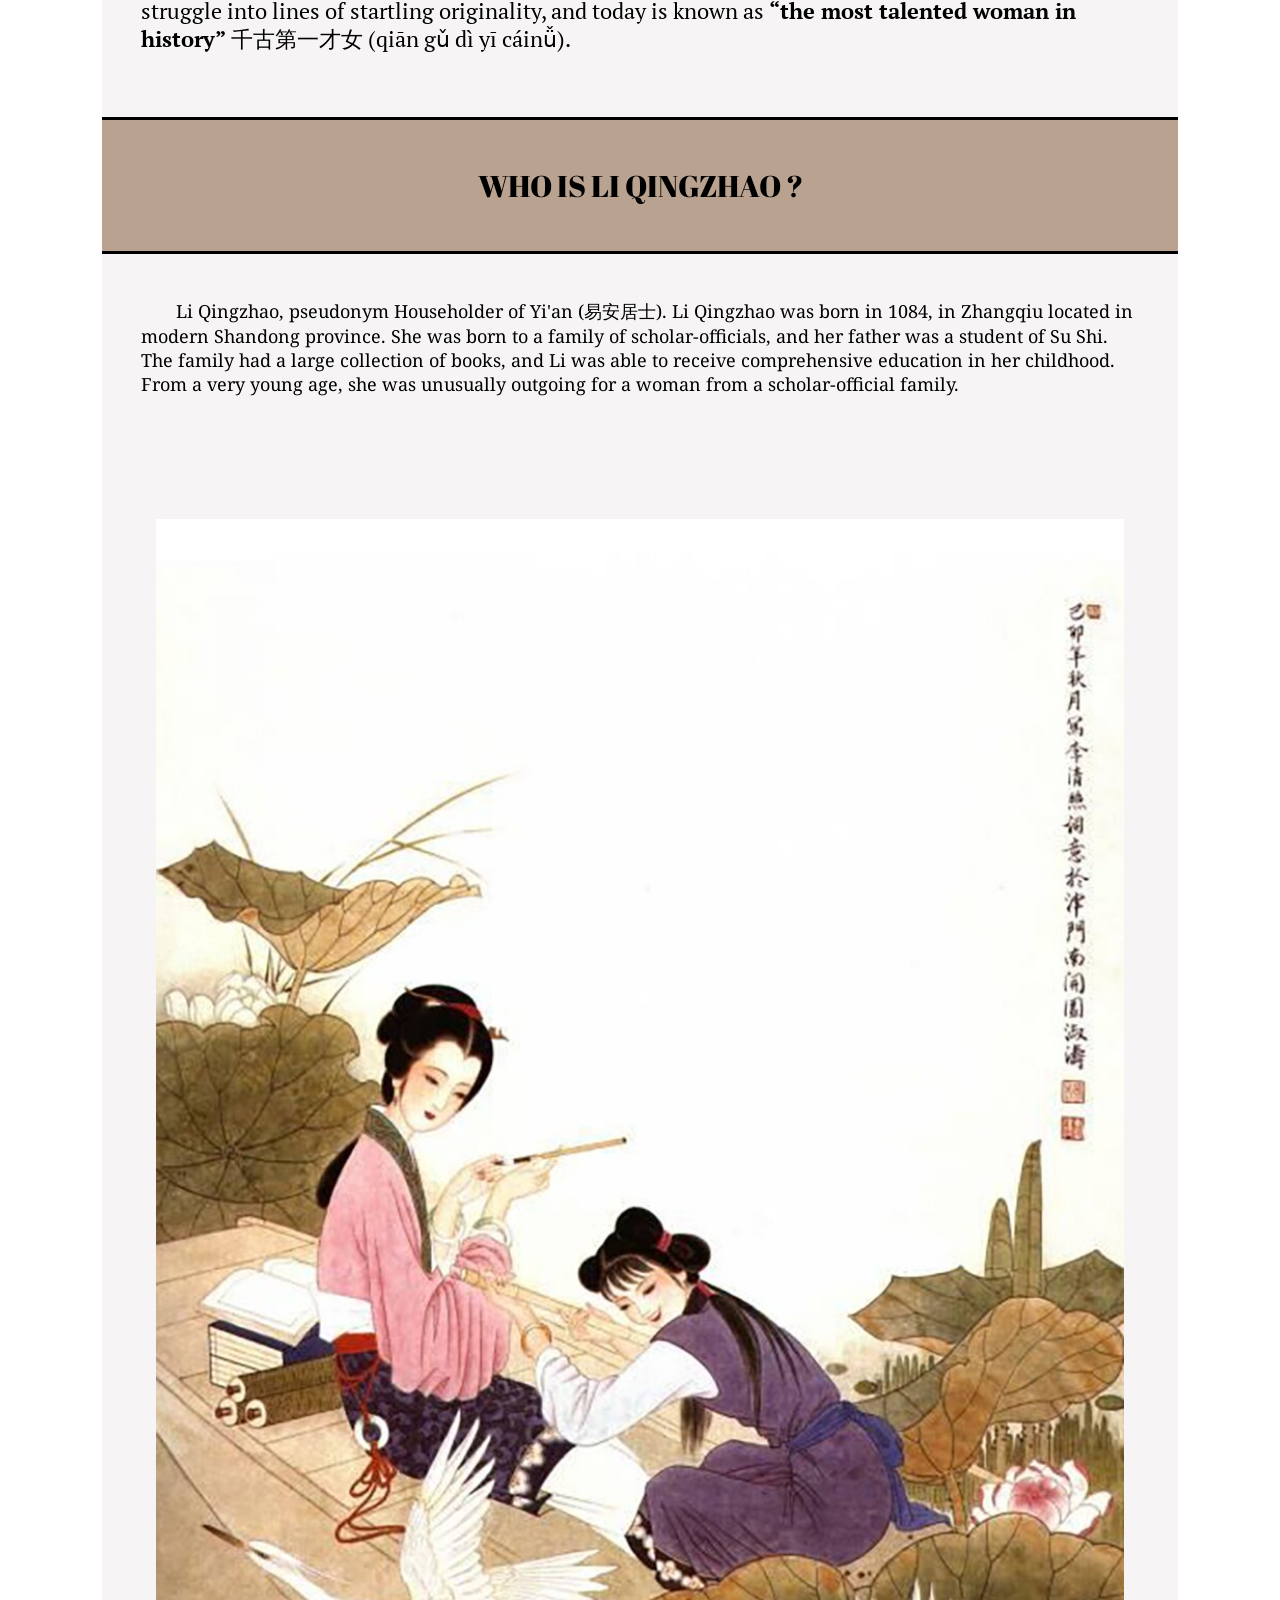
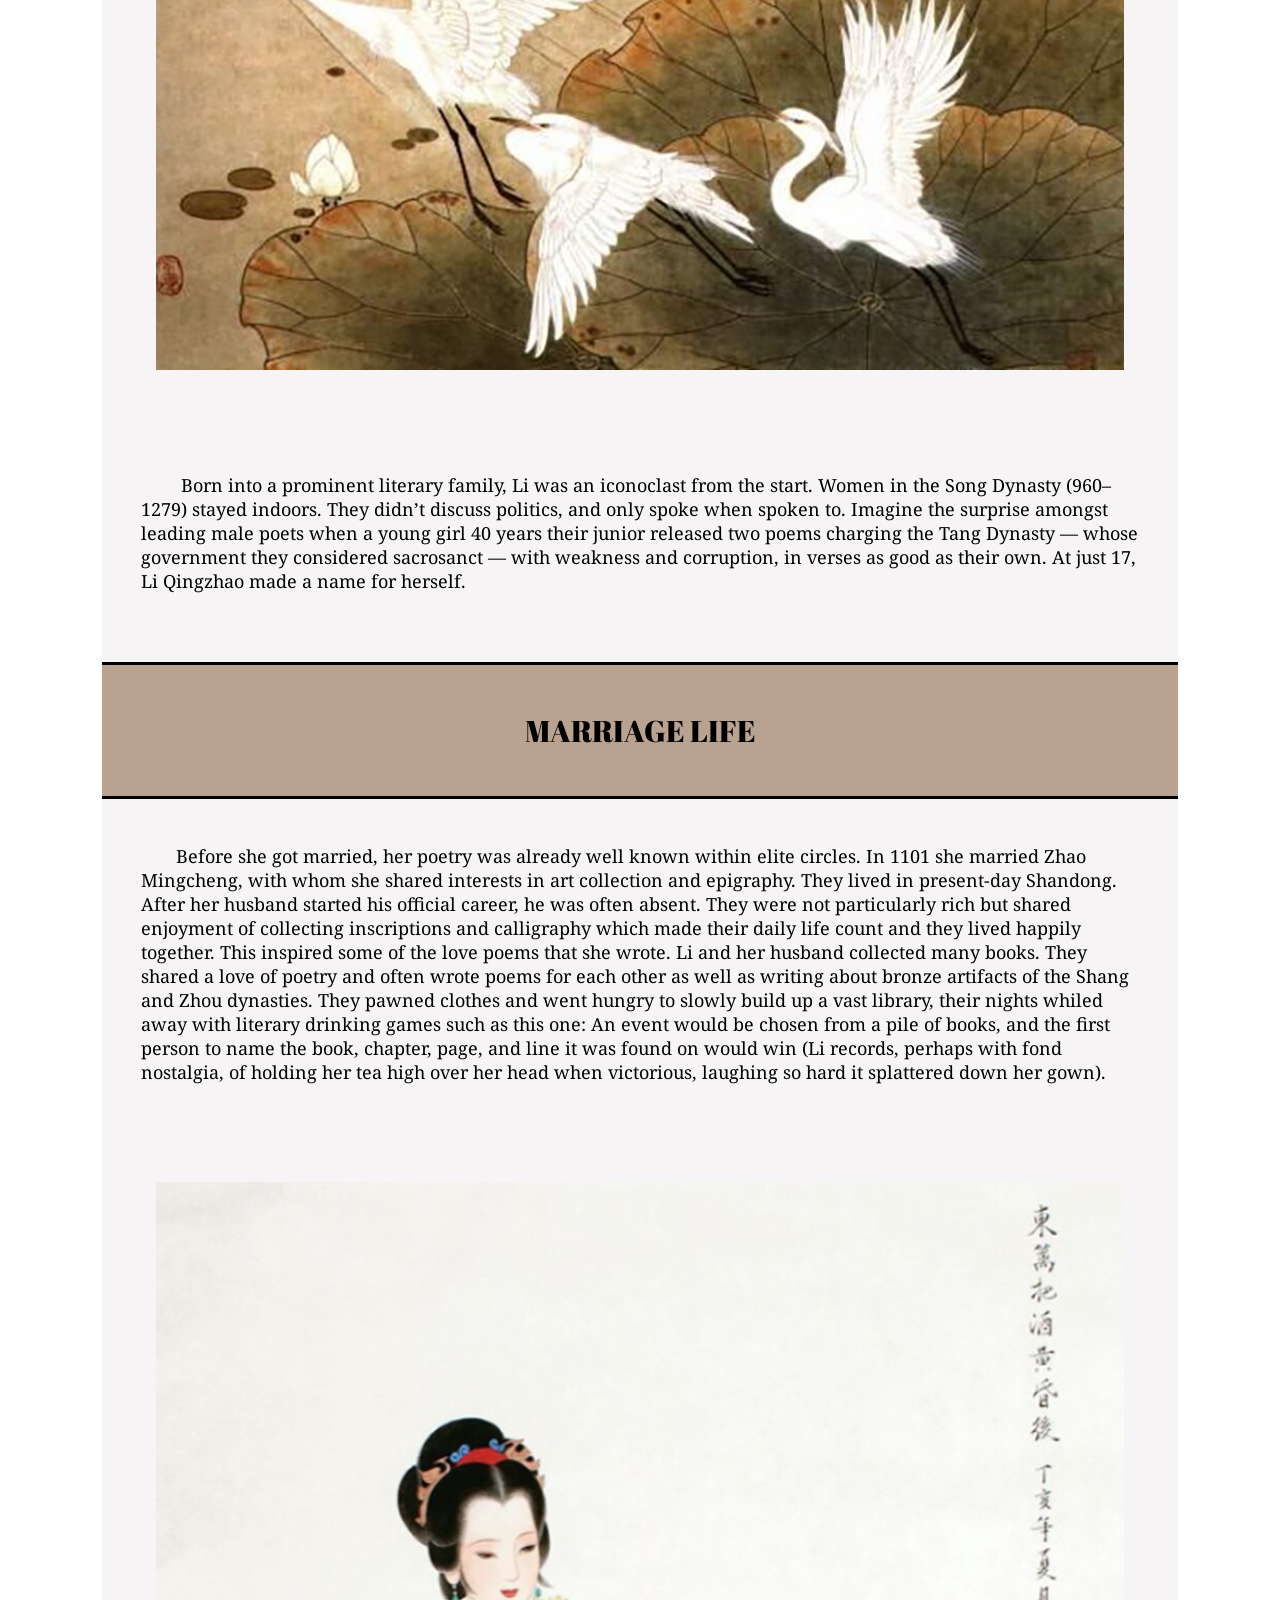
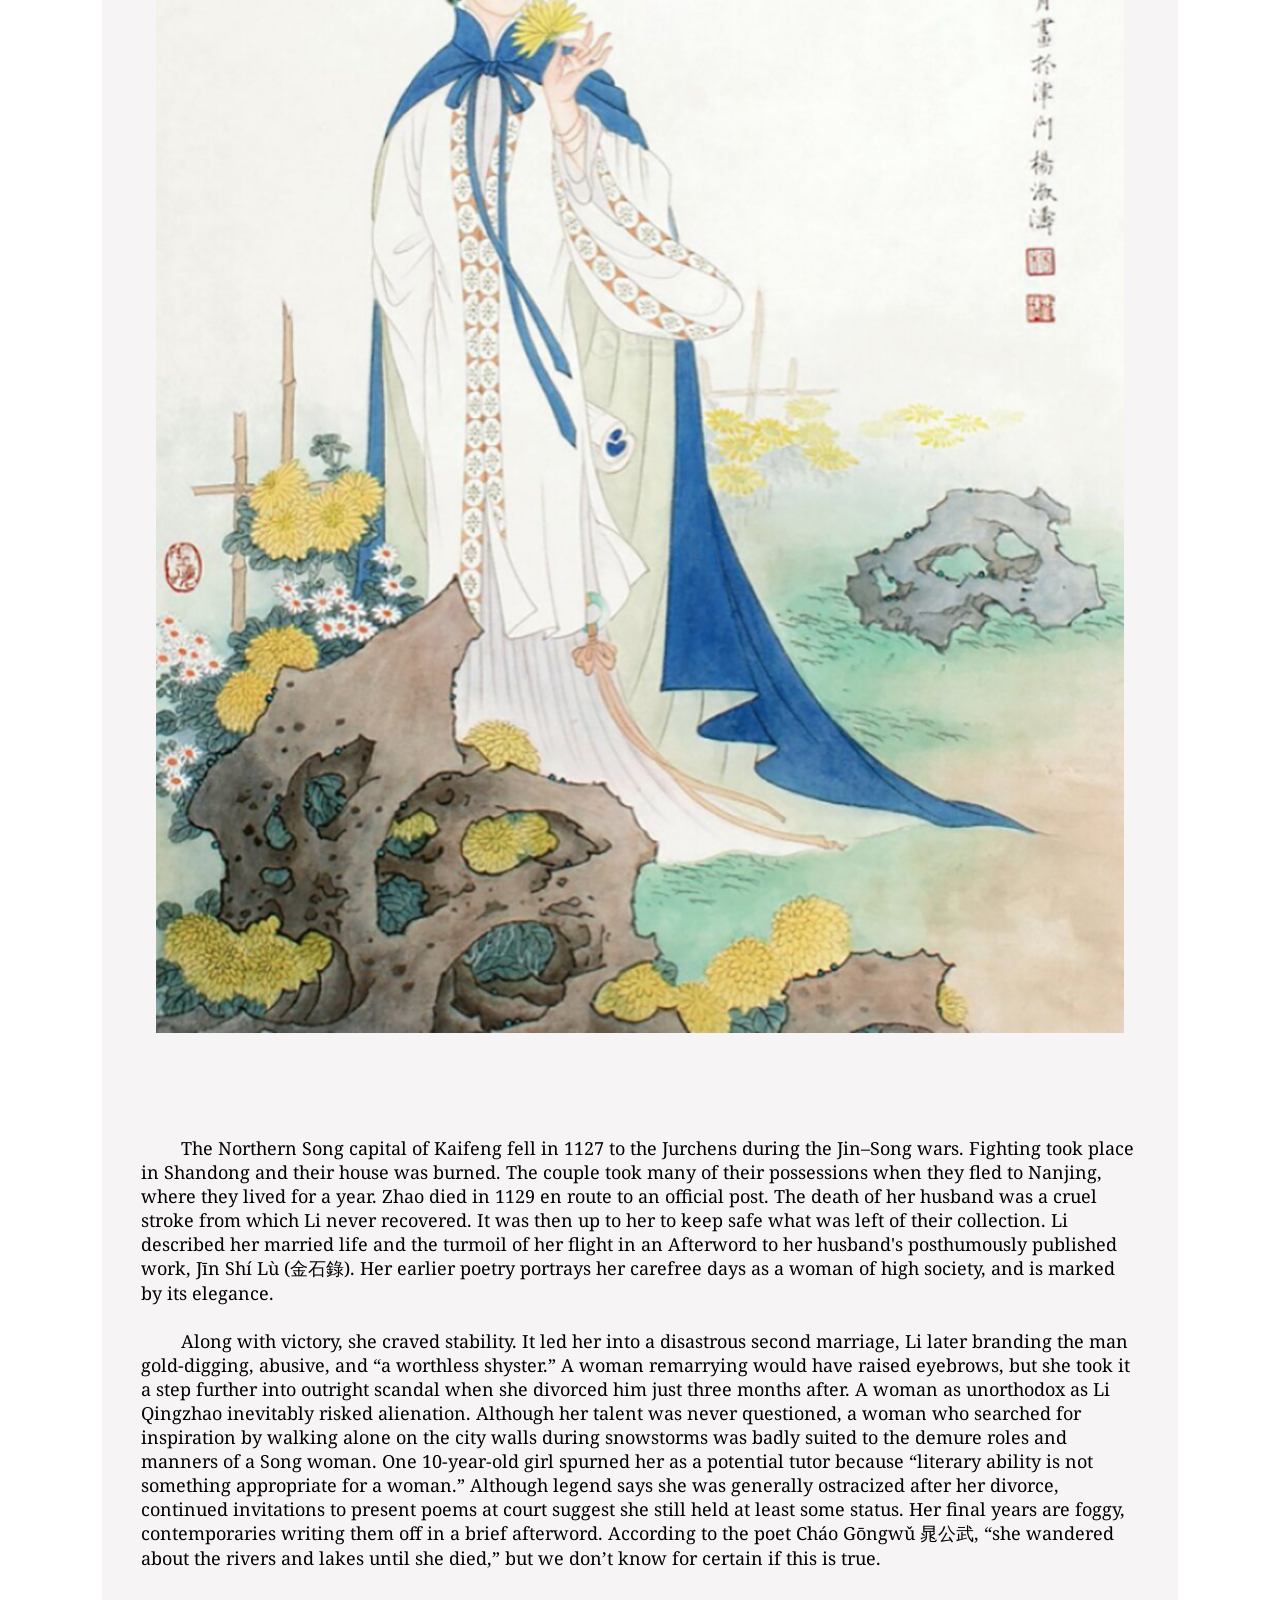
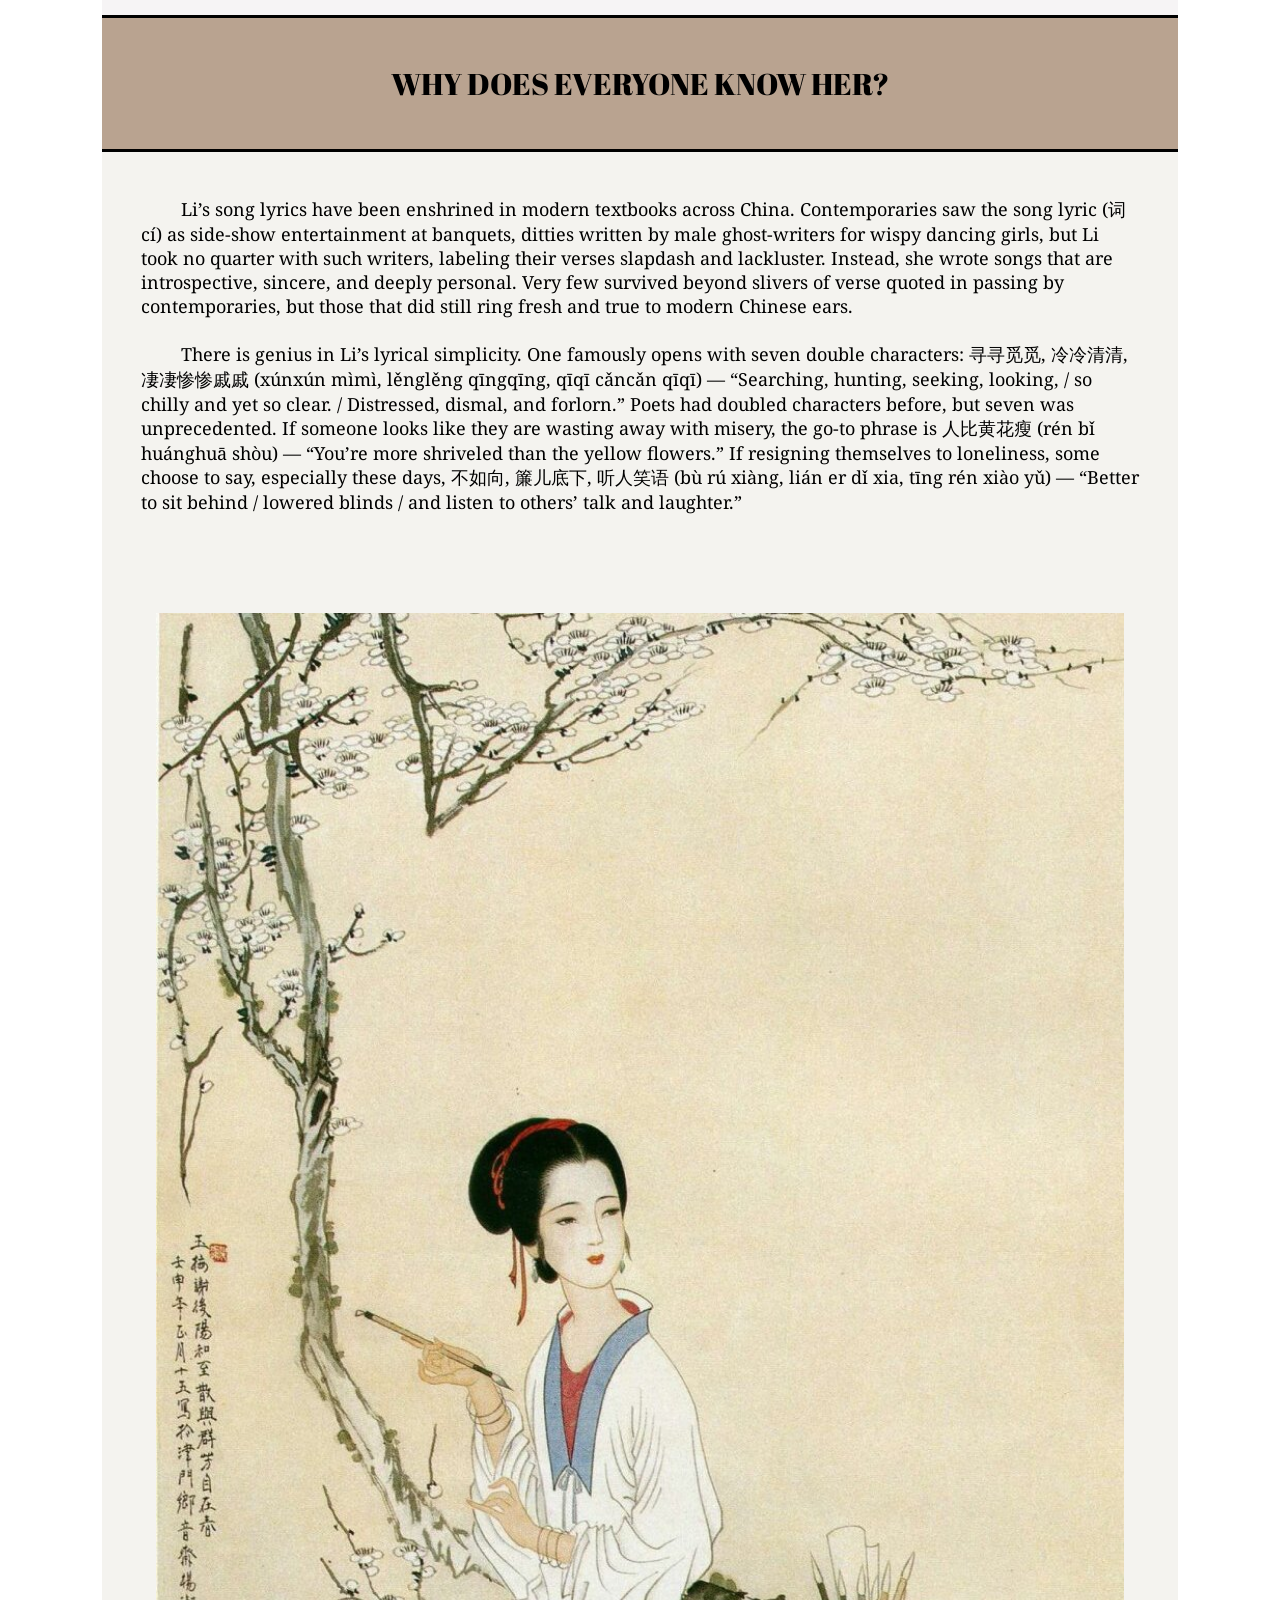
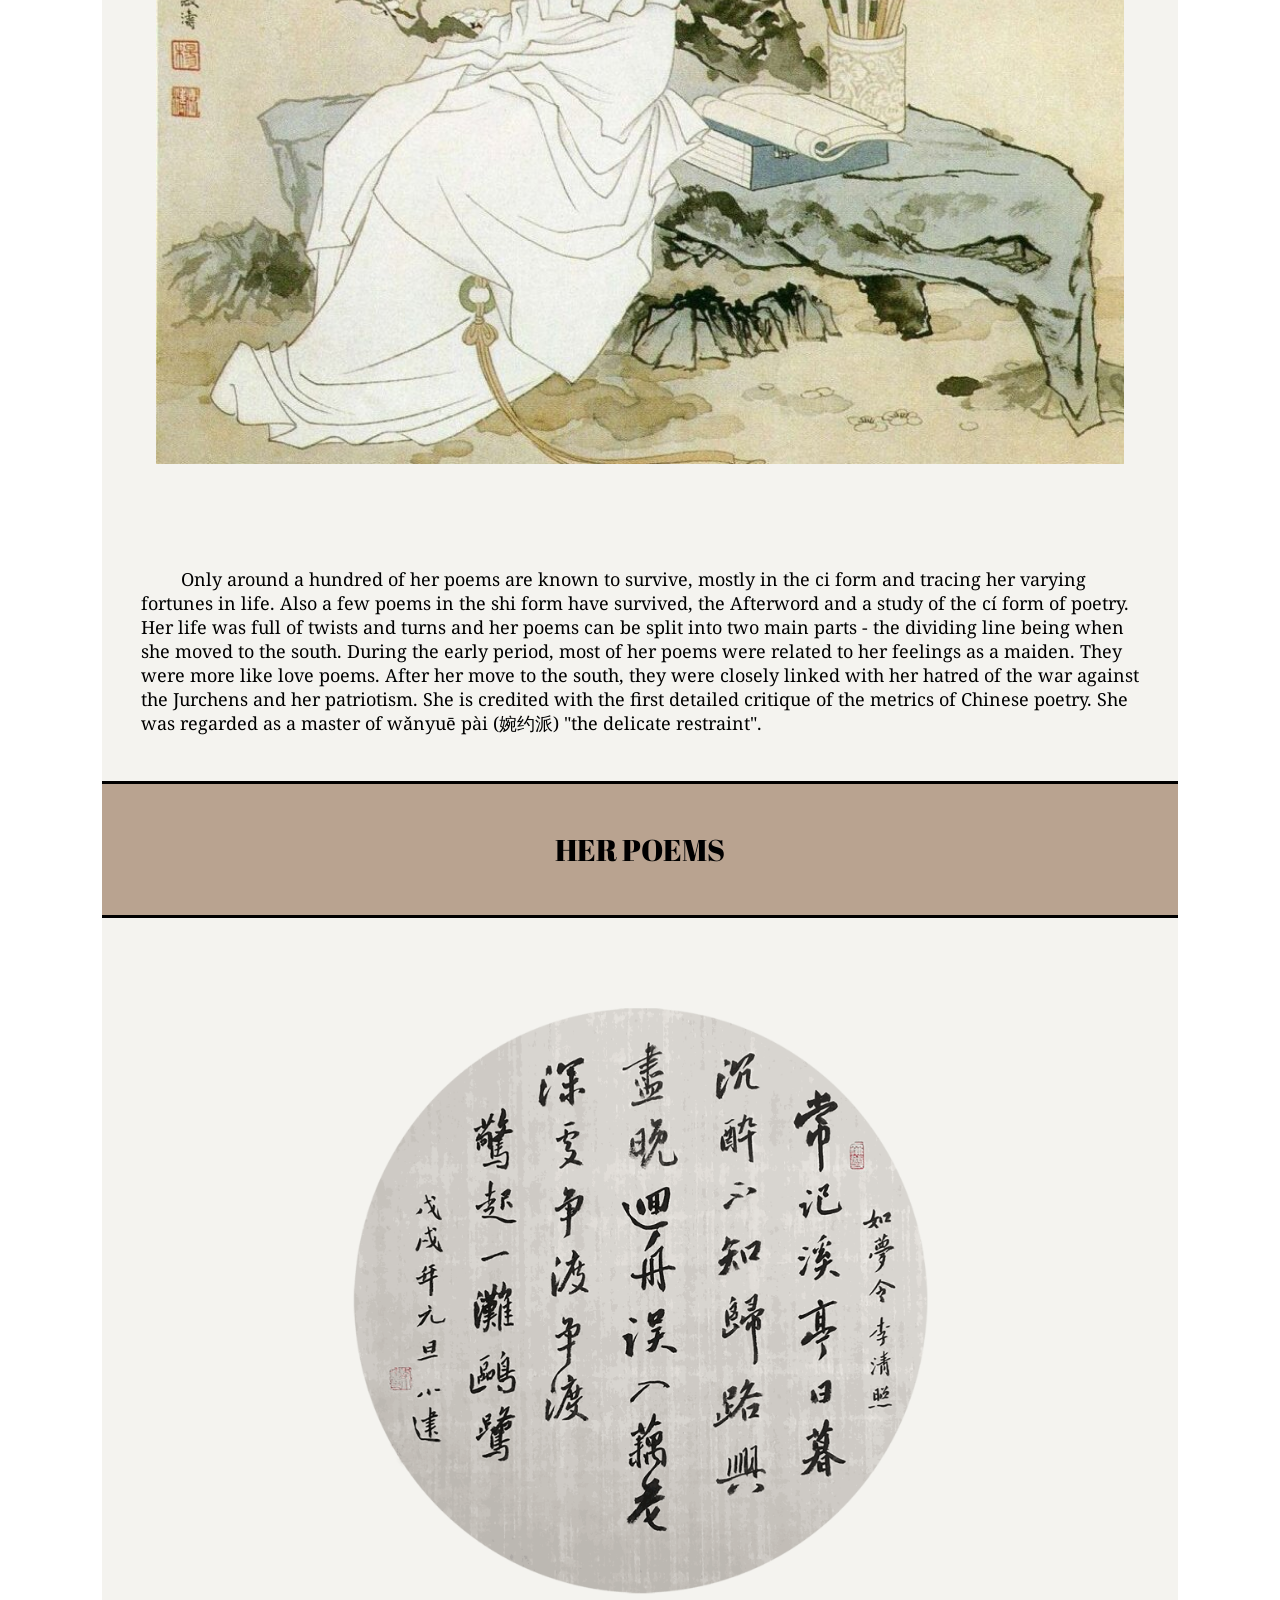
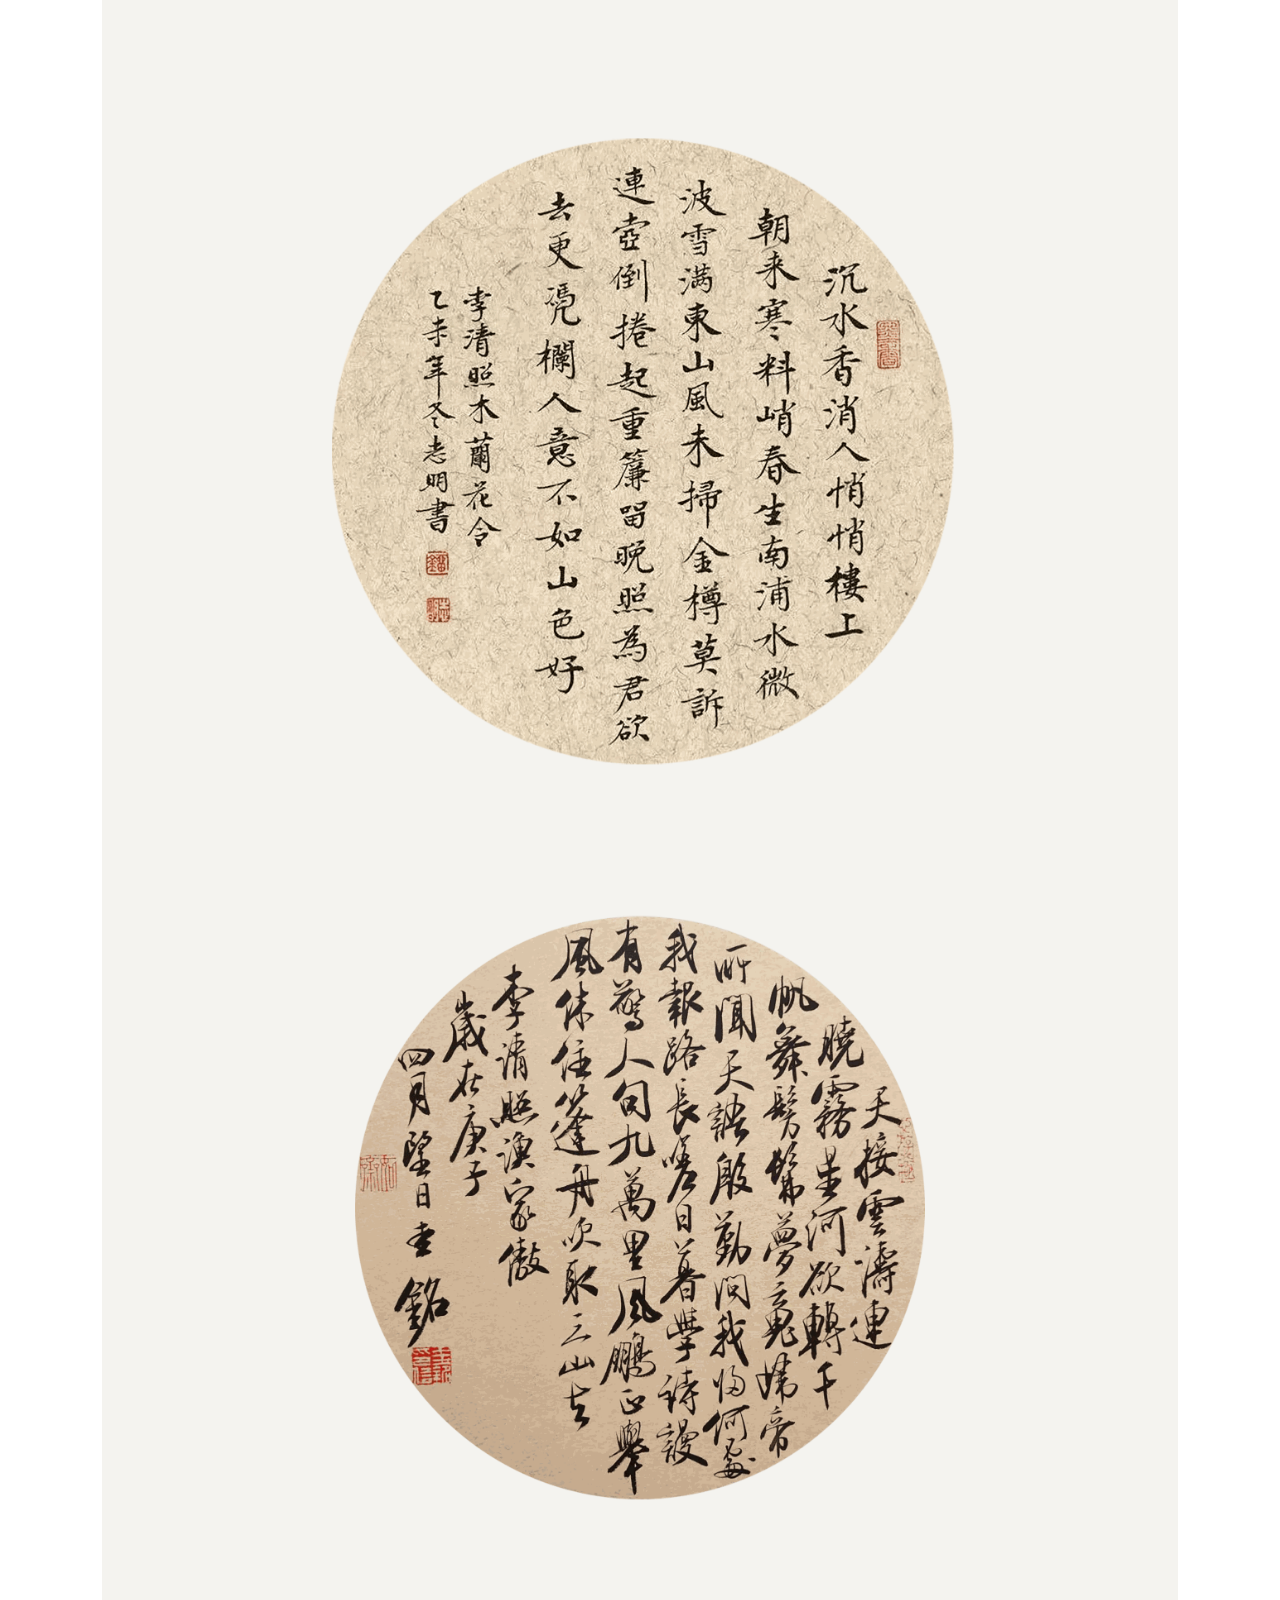
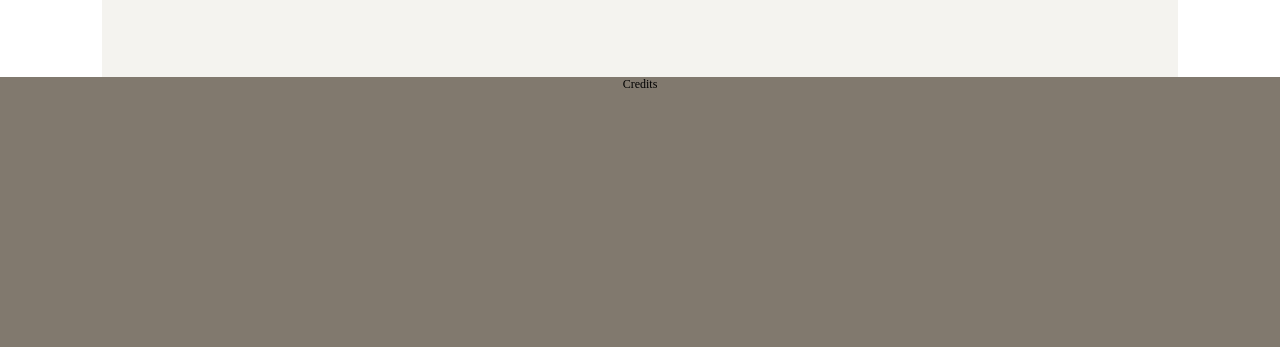
<file: text.html>
<!DOCTYPE html>
<html>
<head>
	<title>Li Qingzhao </title>
	<meta name="viewport" content="width=device-width, initial-scale=1">
  		<link rel="stylesheet" href="test.css">
  		<link rel="stylesheet" href="https://cdnjs.cloudflare.com/ajax/libs/font-awesome/4.7.0/css/font-awesome.min.css">
  		<link rel="preconnect" href="https://fonts.gstatic.com"> 
		<link href="https://fonts.googleapis.com/css2?family=Abril+Fatface&family=Liu+Jian+Mao+Cao&family=Ma+Shan+Zheng&family=Noto+Serif&family=PT+Serif&family=Redressed&family=Zhi+Mang+Xing&display=swap" rel="stylesheet">
		<meta http-equiv="Content-Type" content="text/html; charset=UTF-8" />
	
  		<!-- NOTE version for mobile only.
  			<link rel="stylesheet" href=".css" zh-Hans> 
  		-->
  			<script>
				function myFunction() {
  					var x = document.getElementById("myTopnav");
  					if (x.className === "topnav") {
    				x.className += " responsive";
  					} else { x.className = "topnav";}
				}
			</script>



</head>
<!-- Top Navigation Menu OPEN-->
<div class="topnav" id="myTopnav">
  <a href="#home" class="active">Li Qingzhao</a>
  <a href="#news">News</a>
  <a href="#contact">Contact</a>
  <a href="#about">About</a>
  <a href="javascript:void(0);" class="icon" onclick="myFunction()">
    <i class="fa fa-bars"></i>
  </a>
</div>
<!-- Top Navigation Menu END -->






<body>



<div class="header">
	
	<div class="photo0">
		<center><img src="images/lqz.jpg" style="width:40%; height:40%; "></center>
	</div>
	<div class="text0">
		<center style="font-family: 'Ma Shan Zheng', cursive; font-size: 1.3em;">李清照</center><br>
		<center style="font-family: 'Ma Shan Zheng', cursive; font-size: 1.0em;">生当作人杰，死亦为鬼雄。</center>
		<br><br>
		<center>Li Qing Zhao</center>
		<br>
		<center style="font-size: 0.8em;">“In life be a hero among men, In death be a champion among ghosts.” </center>
		<br>
		

	</div>
	
</div>


<div class="wrap"><!-- nothing about it, 可以调整左右宽度吧 现在没啥子作用 -->

	<div class="container1">
		<div class="text-h">
			  &nbsp &nbsp &nbsp &nbsp April is National Poetry Month, and to commemorate, we’ll be taking a look at famous Chinese poets this month in our Chinese Lives series. Tang Dynasty (618–907 CE) poets get the most press — Lǐ Bái 李白 and Dù Fǔ 杜甫 are held on par with Shakespeare — but these men are just the tip of the iceberg.
			 <br> <br>
			  &nbsp &nbsp &nbsp &nbsp Lǐ Qīngzhào 李清照 (1084 – c.1155) is one of the best-known female writers in Chinese history. At a time when women commonly burned their poems rather than have them read in public, Li used hers to publicly criticize the government and male peers. She was a defiant visionary who turned years of struggle into lines of startling originality, and today is known as <strong>“the most talented woman in history”</strong> 千古第一才女 (qiān gǔ dì yī cáinǚ).
 	      
		</div>

		
	</div>


	<div class="container2">
		<div class="text-s">
			<center> WHO IS LI QINGZHAO ?</center>
		</div>

		<div class="text-main">
			&nbsp &nbsp &nbsp &nbspLi Qingzhao, pseudonym Householder of Yi'an (易安居士). Li Qingzhao was born in 1084, in Zhangqiu located in modern Shandong province. She was born to a family of scholar-officials, and her father was a student of Su Shi. The family had a large collection of books, and Li was able to receive comprehensive education in her childhood. From a very young age, she was unusually outgoing for a woman from a scholar-official family.
			<br> <br>
		</div>


		<div class="photoh">
			<center><img src="images/lizd.jpg"  style="width:90%; height:90%; "></center>
		</div>


		<div class="text-main">
			&nbsp &nbsp &nbsp &nbsp Born into a prominent literary family, Li was an iconoclast from the start. Women in the Song Dynasty (960–1279) stayed indoors. They didn’t discuss politics, and only spoke when spoken to. Imagine the surprise amongst leading male poets when a young girl 40 years their junior released two poems charging the Tang Dynasty — whose government they considered sacrosanct — with weakness and corruption, in verses as good as their own. At just 17, Li Qingzhao made a name for herself.
			<br><br>
		

		</div>

	</div>
	
	<div class="container3">
		<div class="text-s">
			<center> MARRIAGE LIFE</center>
		</div>


		<div class="text-main">
			&nbsp &nbsp &nbsp &nbspBefore she got married, her poetry was already well known within elite circles. In 1101 she married Zhao Mingcheng, with whom she shared interests in art collection and epigraphy. They lived in present-day Shandong. After her husband started his official career, he was often absent. They were not particularly rich but shared enjoyment of collecting inscriptions and calligraphy which made their daily life count and they lived happily together. This inspired some of the love poems that she wrote. Li and her husband collected many books. They shared a love of poetry and often wrote poems for each other as well as writing about bronze artifacts of the Shang and Zhou dynasties. They pawned clothes and went hungry to slowly build up a vast library, their nights whiled away with literary drinking games such as this one: An event would be chosen from a pile of books, and the first person to name the book, chapter, page, and line it was found on would win (Li records, perhaps with fond nostalgia, of holding her tea high over her head when victorious, laughing so hard it splattered down her gown).
		</div>

		<div class="photoh">
			<center><img src="images/lizhy.jpg"  style="width:90%; height:90%; "></center>
		</div>
	
		<div class="text-main">
			&nbsp &nbsp &nbsp &nbsp The Northern Song capital of Kaifeng fell in 1127 to the Jurchens during the Jin–Song wars. Fighting took place in Shandong and their house was burned. The couple took many of their possessions when they fled to Nanjing, where they lived for a year. Zhao died in 1129 en route to an official post. The death of her husband was a cruel stroke from which Li never recovered. It was then up to her to keep safe what was left of their collection. Li described her married life and the turmoil of her flight in an Afterword to her husband's posthumously published work, Jīn Shí Lù (金石錄). Her earlier poetry portrays her carefree days as a woman of high society, and is marked by its elegance.
			<br><br>

			&nbsp &nbsp &nbsp &nbsp Along with victory, she craved stability. It led her into a disastrous second marriage, Li later branding the man gold-digging, abusive, and “a worthless shyster.” A woman remarrying would have raised eyebrows, but she took it a step further into outright scandal when she divorced him just three months after.
			A woman as unorthodox as Li Qingzhao inevitably risked alienation. Although her talent was never questioned, a woman who searched for inspiration by walking alone on the city walls during snowstorms was badly suited to the demure roles and manners of a Song woman. One 10-year-old girl spurned her as a potential tutor because “literary ability is not something appropriate for a woman.” Although legend says she was generally ostracized after her divorce, continued invitations to present poems at court suggest she still held at least some status. Her final years are foggy, contemporaries writing them off in a brief afterword. According to the poet Cháo Gōngwǔ 晁公武, “she wandered about the rivers and lakes until she died,” but we don’t know for certain if this is true.
		</div>
	</div>




	<div class="container4">
		<div class="text-s">
			<center> WHY DOES EVERYONE KNOW HER?
			</center>
		</div>


		<div class="text-main">
			&nbsp &nbsp &nbsp &nbsp Li’s song lyrics have been enshrined in modern textbooks across China. Contemporaries saw the song lyric (词 cí) as side-show entertainment at banquets, ditties written by male ghost-writers for wispy dancing girls, but Li took no quarter with such writers, labeling their verses slapdash and lackluster. Instead, she wrote songs that are introspective, sincere, and deeply personal. Very few survived beyond slivers of verse quoted in passing by contemporaries, but those that did still ring fresh and true to modern Chinese ears.
			<br><br>
			&nbsp &nbsp &nbsp &nbsp There is genius in Li’s lyrical simplicity. One famously opens with seven double characters: 寻寻觅觅, 冷冷清清, 凄凄惨惨戚戚 (xúnxún mìmì, lěnglěng qīngqīng, qīqī cǎncǎn qīqī) — “Searching, hunting, seeking, looking, / so chilly and yet so clear. / Distressed, dismal, and forlorn.” Poets had doubled characters before, but seven was unprecedented.  If someone looks like they are wasting away with misery, the go-to phrase is 人比黄花瘦 (rén bǐ huánghuā shòu) — “You’re more shriveled than the yellow flowers.” If resigning themselves to loneliness, some choose to say, especially these days, 不如向, 簾儿底下, 听人笑语 (bù rú xiàng, lián er dǐ xia, tīng rén xiào yǔ) — “Better to sit behind / lowered blinds / and listen to others’ talk and laughter.”
		</div>

		<div class="photoh">
			<center><img src="images/liymy-web.jpg"  style="width:90%; height:90%; "></center>
		</div>

		<div class="text-main">
			&nbsp &nbsp &nbsp &nbsp Only around a hundred of her poems are known to survive, mostly in the ci form and tracing her varying fortunes in life. Also a few poems in the shi form have survived, the Afterword and a study of the cí form of poetry. Her life was full of twists and turns and her poems can be split into two main parts - the dividing line being when she moved to the south. During the early period, most of her poems were related to her feelings as a maiden. They were more like love poems. After her move to the south, they were closely linked with her hatred of the war against the Jurchens and her patriotism. She is credited with the first detailed critique of the metrics of Chinese poetry. She was regarded as a master of wǎnyuē pài (婉约派) "the delicate restraint".
		</div>

	</div>


<div class="container5">
		<div class="text-s">
			<center> HER POEMS
			</center>
		</div>

		<div class="photoh">
			<center><img src="images/55-zd.png"  style="width:60%; height:60%; "></center>
		</div>

		<div class="photoh">
			<center><img src="images/55mlhl.png"  style="width:60%; height:60%; "></center>
		</div>

		<div class="photoh">
			<center><img src="images/55yja.png"  style="width:60%; height:60%; margin-bottom: 10vh; "></center>
		</div>

		
</div>





 </div><!-- warp， nothing about it, 可以调整左右宽度吧 现在没啥子作用 -->





	<div class="footer">
		<center>Credits</center>
	</div>




</body>
</html>
</file>
<file: liqz1.css>
/*  top navigation OPEN- code from w3school */
.topnav {
  overflow: hidden;
  background-color: #513c20;

}

.topnav a {
  float: left;
  display: block;
  color: #ffffff;
  text-align: center;
  padding: 14px 16px;
  text-decoration: none;
  font-size: 2em;
  font-family: 'Abril Fatface', cursive;
}

.topnav a:hover {
  background-color: #513c20;
  color: black;
}

.topnav a.active {
  background-color: #513c20;
  color: white;
}

.topnav .icon {
  display: none;
}

@media screen and (max-width: 600px) {
  .topnav a:not(:first-child) {display: none;}
  .topnav a.icon {
    float: right;
    display: block;

  }
}

@media screen and (max-width: 600px) {
  .topnav.responsive {position: relative;}
  .topnav.responsive .icon {
    position: absolute;
    right: 0;
    top: 0;
  }
  .topnav.responsive a {
    float: none;
    display: block;
    text-align: left;
  }
}




/*******(这里以上请不随意修改）*************************************************************top navigation END */


html, body {
  	margin: 0px;
    padding: 0px;
    overflow-x: hidden;/* Hide scrollbars */
    font-size: 12px;
   
}


.wrapper{
	width: 100%;
	background-color: white;/* 怎么没用啊？#e3bd8d */
}
.container0{/* 这是第一圆形头像 */
	width: 100%;
	height: 70%; 
	background-color: #c09351;
	position: relative;
	border-style: none none solid;
	border-color: #513c20;
	border-width: 6.5em;
}



.box00,.box000{/* 这是第一部文字  */
	font-size: 3.3em;
	position: relative;
	margin: auto ;
	padding-top: 7vh;
	text-align: center;
}


img {
	padding-top: 10%;
	text-align: center;
	width: 70%;
	height: 70%;
}
.photo0{
	text-align: center;
}



.p0-1{
	font-family: 'Ma Shan Zheng', cursive; 
	font-size: 1.3em;
}

.p0-2{
	font-family: 'Ma Shan Zheng', cursive; 
	font-size: 0.8em;
}

.p0-3{
	font-family: 'Noto Serif', serif; 
	font-size: 1.3em;
}
.p0-4{
	font-family: 'Noto Serif', serif; 
	font-size: 0.8em;
	margin-left: 5vw;
	margin-right: 5vw;
}
/*-- header over header over header over header over header over 以上比较固定不要随意改变- 整理过了 不要随意修改->*/


.container2, .container3, .container4, .container5, {
	width: 100%;
	
	background-color: f7f4ed;
}
/*-- -->*/

.container{
	background-color: none;
	/*vw：view width， vh： view height。白的颜色区域*/
	padding-top: 5vw; 
	border-stylesolid none solid;
	border-color: #513c20;
	border-width: vh;
	padding-bottom: 3vw; 
	
}

.intro{
	margin-right:5vw;
	margin-left:5vw;
	text-align: left;
	
	font-family: 'PT Serif', serif;
	font-size: 1.8em; 
}

/*-- introduction over-------------------------------------------->*/

.poem1 {
  position: relative;
  background-color: #e9ddb6;
  box-shadow: 0 4px 8px 0 rgba(0, 0, 0, 0.2), 0 6px 20px 0 rgba(0, 0, 0, 0.39);
  padding: 1em;
  margin: 2vh;
}

.p_title {
  color: white;
  background-color: #513c20;
  font-family: "Oswald", Georgia, Cambria, "Times New Roman", Times, serif;
  font-weight: 300;
  font-size: 2em;
  padding: 1em;
  
}

.p_detail {
  background-color: #e9ddb6;
  
  margin: 0;
  width: 100%;
}

.p_photo1{

}

.ptext{
	font-family: 'PT Serif', serif;
	font-size: 1.5em; 
	padding-left: 8vw;
	text-align: left;
}
.poem2 {
  position: relative;
  background-color: #e9ddb6;
  box-shadow: 0 4px 8px 0 rgba(0, 0, 0, 0.2), 0 6px 20px 0 rgba(0, 0, 0, 0.39);
  padding: 1em;
  margin: 2vh;
}

.poem3 {
  position: relative;
  background-color: #e9ddb6;
  box-shadow: 0 4px 8px 0 rgba(0, 0, 0, 0.2), 0 6px 20px 0 rgba(0, 0, 0, 0.39);
  padding: 1em;
  margin: 2vh;
}


/*-- 书画部分结束---------------------------------->*/

/*-- Who IS LI QingZhao -->*/

.subtitle,.subtitle2,.subtitle3 {
	font-family: 'Abril Fatface', cursive;
	font-size: 5em; 
	text-align: center;
	padding-top: 5vh; 
	padding-bottom: 5vh;
	background-color: #513c20;
	color: white;
	text-shadow: 2px 2px #000000;
	margin-top: 1em;

}

.container2{
	padding-bottom: 7vh;

}
.date{
	font-family: 'Niconne', cursive;
	font-size: 2.5em; 
	text-align: left;
	padding-top: 5vh; 
	padding-bottom: 3vh; 
	margin-right:5vw;
	margin-left:5vw;
	text-shadow: 2px 2px #ffffff;
	box-shadow: 10px 10px #cf7543;
	font-weight: bold;
}

.sub1t-1, .sub1t-2, .sub1t-3, .sub2t-1,.sub3t-1, .sub4t-1,.sub5t-1, .subfinal1,.subfinal2,.subfinal3{
	font-family: 'Noto Serif', serif; 
	font-size: 1.5em; 
	text-align: left;
	padding-top: 4vh; 
	padding-bottom: 0vh;
	margin-right:5vw;
	margin-left:5vw;
}

.p_photo4, .p_photo5{
	text-align: left;
	padding-top: 4vh; 
	padding-bottom: 0vh;
	margin-right:5vw;
	margin-left:5vw;
}

/*-- 大段文字结束 -->*/

 .subtitle3{
 	margin-bottom: 5vh;
}
 }
 .heng:after {
    content: ""; /* This is necessary for the pseudo element to work. */ 
    display: block; /* This will put the pseudo element on its own line. */
    margin: 0 auto; /* This will center the border. */
    width: 70%; /* Change this to whatever width you want. */
    margin-top: 2em; /* This creates some space between the element and the border. */
    border-bottom: 0.5em solid #cf7543; 
    margin-bottom: em;/* This creates the border. Replace black with whatever color you want. */
}
 .heng1:before {
    content: ""; /* This is necessary for the pseudo element to work. */ 
    display: block; /* This will put the pseudo element on its own line. */
    margin: 0 auto; /* This will center the border. */
    width: 70%; /* Change this to whatever width you want. */
    margin-top: 0em; /* This creates some space between the element and the border. */
    border-bottom: 0.5em solid #cf7543; 
    margin-bottom: 2em;/* This creates the border. Replace black with whatever color you want. */
}
      
/*--w下面有横杆-->*/
.around01,.around02, .around03{
	font-family: 'Liu Jian Mao Cao', cursive;
	font-size: 1.8em;
	line-height: 4vh;
}

.around1, .around2, .around3{
	margin-right:5vw;
	margin-left:5vw;
	margin-bottom: 5vh;
	border-radius: 39px;
	padding: 0vh;
	background-color: #e9ddb6;
  	box-shadow: 0 4px 8px 0 rgba(0, 0, 0, 0.2), 0 6px 20px 0 rgba(0, 0, 0, 0.39);
}



.footer{
	
	background-color: #513c20;
	font-family: 'Liu Jian Mao Cao', cursive;
	text-align: left;
	padding-top: 1vw;
	padding-bottom:1vw;
	
   
}

.footers{
	font-size: 2em; 
	padding-left: 5vw;
	padding-bottom:0vw;

}
.text-main{
	padding-left: 5vw;
	font-size: 1.3em; 
}

.subfinal01, .subfinal02, .subfinal03{
  color: black;
  background-color: ;
  font-family: "Oswald", Georgia, Cambria, "Times New Roman", Times, serif;
  font-weight: ;
  font-size: 1.5em;
  padding: 1em;
 }


/*-- footer over -->*/


/*
font-family: 'Liu Jian Mao Cao', cursive;
font-family: 'Long Cang', cursive;
font-family: 'Ma Shan Zheng', cursive;
font-family: 'Zhi Mang Xing', cursive;
font-family: 'Abril Fatface', cursive; sb question title
font-family: 'Noto Serif', serif;     text
font-family: 'PT Serif', serif;      yi ban subtitle-beginign 
font-family: 'Redressed', cursive;   logo
font-family: 'Zhi Mang Xing', cursive;
font-family: 'Liu Jian Mao Cao', cursive;
font-family: 'Ma Shan Zheng', cursive;
font-family: 'Allura', cursive;
font-family: 'Damion', cursive;
font-family: 'Meddon', cursive;
font-family: 'Niconne', cursive;


@media only screen and (min-device-width: 481px) and (max-device-width: 1024px) and (orientation:portrait) {
  For portrait layouts only 
}



@media only screen and (min-device-width: 481px) and (max-device-width: 1024px) and (orientation:landscape) {
  For landscape layouts only 
}

@media {  @supports (display: grid) {
  @media (min-width: 0em) {
	 one for cellphone这个可以直接把手机版本的改成就一个colu
	 比如说一个box 在手机没有出现，ipad 有 怎么处理.
}*/

/*-- 这里是改变队形需要的名字，这样好指挥。-->*/

.container0{
	grid-area: container0;
}
.box0{
	grid-area: box0;
}
.box00{
	grid-area: box00;
}
.photo0{
	grid-area: photo0;
}
.box002{
	grid-area: box00;
}
.container{
	grid-area: container;
}

.container1{
	grid-area: container1;
}
.poem1{
	grid-area: poem1;
}
.p_title{
	grid-area: p_title;
}
.p_detail{
	grid-area: p_detail;
}
.p_photo1{
	grid-area: p_photo1;
}
.p_text{
	grid-area: p_text;
}
.poem2{
	grid-area: poem2;
}
.container2{
	grid-area: container2;
}
.stitle1{
	grid-area: stitle1;
}

.sub1t-1{
	grid-area: sub1t-1;
}

.sub1t-2{
	grid-area: sub1t-2;
}

.photo1{
	grid-area: photo1;
}
.sub2t-1{
	grid-area: sub2t-1;
}

.p_photo4{
	grid-area: p_photo4;
}

.photo2{
	grid-area: photo2;
}
.sub3t-1{
	grid-area: sub3t-1;
}

.sub3t-2{
	grid-area: sub3t-2;
}
.sub4t-1{
	grid-area: sub4t-1;
}
.sub4t-1{
	grid-area: sub4t-1;
}
.sub5t-1{
	grid-area: sub5t-1;
}

.p_photo5{
	grid-area: p_photo5;
}
.stitle5{
	grid-area: stitle5;
}
.poem1{
	grid-area: poem1;
}
.poem2{
	grid-area: poem2;
}
.poem3{
	grid-area: poem3;
}
.section1{
	grid-area: section1;
}
.photo0{
	grid-area: photo0;
}

.box00{
	grid-area: box00;
}

.box000{
	grid-area: box000;
}

.spangroup3{
	grid-area: spangroup3;
}

.stitle2{
	grid-area: stitle2;
}
.container3{
	grid-area: container3;
}

  @media screen and (min-width: 40em) {/* For portrait layouts only 可以自由的 */
 .wrapper{
	width: 100%;
	background-color: #f9f4dc;/* #e3bd8d   #f9f1db#f2e6ce*/

}

.container1 {/* 完成 */
	display: grid;
	grid-template-columns: 1fr;
	column-gap: 2px;
	grid-template-areas: 
	"poem1"
	"poem2"
	"poem3" ;
}

.poem1{/* 完成 */
	display: grid;
	grid-template-columns: 1fr ;
	column-gap:2px;
	grid-template-areas: 
	"p_title"
	"p_detail" ;
}

.p_detail{/* 完成 */
	display: grid;
	grid-template-columns: 2fr 3fr  ;
	column-gap:0 px;
	grid-template-areas: 
	"p_photo1 p_text";
	
}
.p_text{/* 完成 */
	text-align: center;
	margin: auto;
	font-size: 1.2em;

}
.p_photo1,.p_photo2, .p_photo3 {/* 完成 */
	text-align: center;
	margin: auto;
	margin-top: 1vw;
}
/* 完成 这里是图画这一部分结束了 ————————————————————————————————————————————————————————————*/
.section1{
	display: grid;
	grid-template-columns:  1fr;
	column-gap: px;
	grid-template-areas: 
	"stitle1"
	"sub1t-1"
	"container2"
	;
}
.container2 {/* 完成 */
	display: grid;
	grid-template-columns:  1fr 1fr;
	column-gap: px;
	grid-template-areas: 
	"sub1t-2 sub1t-3";
}
.sub1t-1{
	margin-bottom: 2vw;
}

.stitle1{
	font-size: 1.3em;

}
/* 以上是 出生信息完成 */
.container3{
	display: grid;
	grid-template-columns:  1fr 1fr;
	column-gap: px;
	grid-template-areas: 
	"stitle2 sub2t-1"
	"p_photo4 sub2t-1 ";
	margin-bottom: 8vw;
}



.sub2t-1{
	margin-right: 5vw;
}
 .heng1:before {
    content: ""; /* This is necessary for the pseudo element to work. */ 
    display: block; /* This will put the pseudo element on its own line. */
    margin: 0 auto; /* This will center the border. */
    width: 100%; /* Change this to whatever width you want. */
    margin-top: 0em; /* This creates some space between the element and the border. */
    border-bottom: 0.5em solid #cf7543; 
    margin-bottom: 2em;/* This creates the border. Replace black with whatever color you want. */
}
 .heng2:after {
    content: ""; /* This is necessary for the pseudo element to work. */ 
    display: block; /* This will put the pseudo element on its own line. */
    margin: 0 auto; /* This will center the border. */
    width: 100%; /* Change this to whatever width you want. */
    margin-top: 6em; /* This creates some space between the element and the border. */
    border-bottom: 0.5em solid #cf7543; 
    margin-bottom: 0em;/* This creates the border. Replace black with whatever color you want. */
}
.drop{
  float: left;
  width: 1em;
  font-size: 6em;
 line-height: 60%;
}

/* 以上是 婚姻完成 */

.container4{
	display: grid;
	grid-template-columns:  1fr 1fr;
	column-gap: px;
	grid-template-areas: 
	"stitle3 stitle4"
	"sub3t-1 sub4t-1 ";
	margin-bottom: 8vw;

}

.container5{
	display: grid;
	grid-template-columns:1fr 1fr;
	column-gap: px;
	grid-template-areas: 
	"stitle5  sub5t-1"
	"p_photo5 sub5t-1";
	margin-bottom: 8vw;

}

.container6{
	display: grid;
	grid-template-columns:1fr 1fr 1fr;
	column-gap: px;
	grid-template-areas: 
	"subfinal1 subfinal2";
	margin-bottom: 8vw;

}

.subfinal1, .subfinal2,.subfinal3{
	margin-right: 2vw;
	margin-left: 2vw;
}
.subfinal3{
	display:;
}

.container7{
	display: grid;
	grid-template-columns:1fr ;
	column-gap: px;
	grid-template-areas: 
	"around1"
	 "around2" 
	 "around3";
	margin-bottom: 8vw;
}

.around1{
	display: grid;
	grid-template-columns:1fr 1fr;
	column-gap: px;
	grid-template-areas: 
	"around01 photoh1"
	margin-bottom: 8vw;
}
.around2{
	display: grid;
	grid-template-columns:1fr 1fr;
	column-gap: px;
	grid-template-areas: 
	"around02 photoh2"
	margin-bottom: 8vw;
}

.around3{
	display: grid;
	grid-template-columns:1fr 1fr;
	column-gap: px;
	grid-template-areas: 
	"around03 photoh3"
	margin-bottom: 8vw;
}

.photoh1,.photoh2,.photoh3{
	margin: auto;
}



.container6{
	display: grid;
	grid-template-columns:  1fr;
	column-gap: px;
	grid-template-areas: 
	"subfinal1"
	"subfinal2"
	"subfinal3"
	;
}


.subfinal1{
	display: grid;
	grid-template-columns:  1fr 3fr;
	column-gap: px;
	grid-template-areas: 
	"subfinal01 subfinal001 "
}
.subfinal2{
	display: grid;
	grid-template-columns:  1fr 3fr;
	column-gap: px;
	grid-template-areas: 
	"subfinal02 subfinal002 "
}
.subfinal3{
	display: grid;
	grid-template-columns:  1fr 3fr;
	column-gap: px;
	grid-template-areas: 
	"subfinal03 subfinal003 "
}

.subfinal01, .subfinal02, .subfinal03{
	
	margin: auto;
	font-size:1em;
}
.subfinal001, .subfinal002,.subfinal003{
	margin-right: 5vw;
}



.footers{
	margin: auto ;
}
.text-main{
	margin: auto ;


}



}

/*.box{
	margin-right:2vw;
	margin-left:vw;
	font-family: 'PT Serif', serif;
	background-color: ;
	vw：view width， vh： view height。????????????????????????
	height: 100%;
	container1{
	margin-right:2vw;
	margin-top: 9vw;

}*/

/* 以上是ipad版本结束——-------------------————————————————d */


  @media screen and (min-width: 64em) {/* For portrait layouts only 可以自由的 */
 .wrapper{
	width: 100%;
	background-color: #f2e6ce;/* #e3bd8d #e9ddb6#f8e8c1*/
}

img {
	padding-top: 10%;
	
	width: 40%;
	height: auto;
	
}

.container0{
	display: grid;
	grid-template-columns:1fr 1fr;
	column-gap: px;
	grid-template-areas: 
	"photo0 box00"
	
	margin-bottom: 5vw;
}

.photo0{
	text-align: left;
	margin-left: 5vw;
	margin-bottom: 5vw;
}

.box00{
	text-align: center;
	font-size: 3.5em;
	margin-right: 3vw;
	width: 50%;
	height: auto;
}

 .heng:after {
    content: ""; /* This is necessary for the pseudo element to work. */ 
    display: block; /* This will put the pseudo element on its own line. */
    margin: 0 auto; /* This will center the border. */
    width: 70%; /* Change this to whatever width you want. */
    margin-top: 2em; /* This creates some space between the element and the border. */
    border-bottom: 0.5em solid #cf7543; 
    margin-bottom: em;/* This creates the border. Replace black with whatever color you want. */
}
/*特别难搞也不算特别成功 */
.container{
	font-weight: bold;

}

.container1 {/* 完成 */
	display: grid;
	grid-template-columns: 1fr 1fr 1fr;
	column-gap: 2px;
	grid-template-areas: 
	"poem1 poem2 poem3" ;
}

.poem1{/* 完成 */
	display: grid;
	grid-template-columns: 1fr ;
	column-gap:2px;
	grid-template-areas: 
	"p_title"
	"p_detail" ;
}

.p_detail{/* 完成 */
	display: grid;
	grid-template-columns: 1fr  ;
	column-gap:0 px;
	grid-template-areas: 
	"p_photo1"
	"p_text";
	
}
.ptext.p_text{/* 完成 */
	
	margin-left:1vw;
	font-size: 1.2em;

}
.ptext{
	text-align: left;
	margin-left:1vw;
	padding-left: 0vw;

}
.p_photo1,.p_photo2, .p_photo3 {/* 完成 */
	text-align: center;
	margin: auto;
	margin-top: 1vw;
}

.box1{
	margin-bottom: 4vw;
}
/* 完成 这里是图画这一部分结束了 —————————————————*/

.container3{
	display: grid;
	grid-template-columns:  1fr 1fr;
	column-gap: px;
	grid-template-areas: 
	"stitle2 stitle2"
	"p_photo4 sub2t-1";
	margin-bottom: 8vw;
}
.p_photo4{
	width: 70%;
	height: 70%;
	height: auto;
	margin-top: 0vw;
	padding-top: 0vw;

}

.sub2t-1 {
	padding-top: 5vw;
	margin-left: 0vw;

}



.container5{
	display: grid;
	grid-template-columns:1fr 1fr;
	column-gap: px;
	grid-template-areas: 
	"stitle5 stitle5  "
	"p_photo5 sub5t-1";
	margin-bottom: 8vw;

}
.p_photo5{
	width: 77%;

	height: auto;
	margin-top: 0vw;
	padding-top: 0vw;

}

.sub5t-1 {
	padding-top: 5vw;
	margin-left: 0vw;

}

.container6{
	display: grid;
	grid-template-columns:1fr 1fr 1fr;
	column-gap: px;
	grid-template-areas: 
	"subfinal1 subfinal2 subfinal3";
	margin-bottom: 8vw;

}


.container7{
	display: grid;
	grid-template-columns: 1fr 1fr 1fr ;
	column-gap: px;
	grid-template-areas: 
	"around1  around2 around3";
	margin-bottom: 8vw;
}

.around1{
	display: grid;
	grid-template-columns:1fr ;
	column-gap: px;
	grid-template-areas: 
	"around01" 
	"photoh1"
	margin-bottom: 8vw;
}
.around2{
	display: grid;
	grid-template-columns:1fr ;
	column-gap: px;
	grid-template-areas: 
	"around02" "photoh2"
	margin-bottom: 8vw;
}

.around3{
	display: grid;
	grid-template-columns:1fr ;
	column-gap: px;
	grid-template-areas: 
	"around03" "photoh3"
	margin-bottom: 8vw;
}


.photoh1{
	margin-top: 0vw;
	margin-bottom: 0vw;
}

.around01{
	margin-top: 0vw;
	padding-top: 0vw;
}

.subfinal01, .subfinal02, .subfinal03{
  color: black;
  background-color: ;
  font-family: "Oswald", Georgia, Cambria, "Times New Roman", Times, serif;
  font-weight: ;
  font-size: 1.5em;
  padding: 1em;
 }


.container6{
	display: grid;
	grid-template-columns:  1fr;
	column-gap: px;
	grid-template-areas: 
	"subfinal1"
	"subfinal2"
	"subfinal3"
	;
}


.subfinal1{
	display: grid;
	grid-template-columns:  1fr ;
	column-gap: px;
	grid-template-areas: 
	"subfinal01" 
	"subfinal001 ";

}

.subfinal01{
	text-align: center;
	margin:auto;
}



 .hengf:before {
    content: ""; /* This is necessary for the pseudo element to work. */ 
    display: block; /* This will put the pseudo element on its own line. */
    margin: 0 auto; /* This will center the border. */
    width: 100%; /* Change this to whatever width you want. */
    margin-top: 3vh; /* This creates some space between the element and the border. */
    border-bottom: 0.2em solid #cf7543; 
    /* This creates the border. Replace black with whatever color you want. */
   
}

.subfinal2{
	display: grid;
	grid-template-columns:  1fr ;
	column-gap: px;
	grid-template-areas: 
	"subfinal02"
	"subfinal002 ";
}


.subfinal3{
	display: grid;
	grid-template-columns:  1fr ;
	column-gap: px;
	grid-template-areas: 
	"subfinal03"
	"subfinal003 ";
}


.final00{
		display: grid;
	grid-template-columns:  1fr 1fr;
	column-gap: px;
	grid-template-areas: 
	"subfinal2  subfinal3 ";
}



.footers{
	margin: auto ;
}
.text-main{margin: auto ;


}




}
/* 以上是
.sub1t-1{
	margin-bottom: 2vw;
}

.stitle1{
	font-size: 1.3em;

} 出生信息完成 */
















/*
.container2{
	display: grid;
	grid-template-columns: 2fr 1fr 1fr;
	column-gap: 2px;
	
	grid-template-areas: 
	" photo1 sub1t-1 sub1t-1" 
	"sub1t-2 sub1t-2 sub1t-2"
	;
}

.container3{
	display: grid;
	grid-template-columns: 1fr 1fr;
	column-gap: 2px;
	
	grid-template-areas: 
	" sub2t-1 photo2  " 

	
	;
}

.container4{
	display: grid;
	grid-template-columns: 1fr 1fr 1fr;
	column-gap: px;
	
	grid-template-areas: 
	" sub3t-1 sub3t-1 photo3" 
	"sub3t-3 sub3t-3 sub3t-3"
	"sub3t-2 sub3t-2 sub3t-2";
}


.container5{
	display: grid;
	grid-template-columns: 1fr 1fr 1fr;
	column-gap: px;
	
	grid-template-areas: 
	" photoh1 photoh2 photoh3" 
	
	;
}

.container1{
	margin-top: 9vw;
	margin-right:2vw;
	margin-left:1vw;
}


.sub2t-2{

	display: none;
}

.ptext{
	font-family: 'PT Serif', serif;
	font-size: 1.5em; 
	padding-left: 1vw;
	text-align: left;
}
*/
</file>
<file: pra.css>
/*https://codepen.io/premwebsitica/pen/bayjgd
  
  font-family: 'Cinzel', serif;
  font-family: 'Cinzel Decorative', cursive;
  font-family: 'Cormorant', serif;
  font-family: 'Kranky', cursive;
  font-family: 'Londrina Sketch', cursive;
  font-family: 'Nanum Myeongjo', serif;
  font-family: 'New Tegomin', serif;
  font-family: 'Rokkitt', serif;
d1293e f1edc3

aa3425 e7355a ebd184 4a87a6 f7aec6 e4946e f06474 e34a71 97d7ea
  */


html, body {
    margin: 0px;
    padding: 0px;
    overflow-x: hidden;/* Hide scrollbars */
   height: 100%;

  
}


@media (max-width: 767px) {
  .navbar-fixed-side {
    margin-left: -15px;
    margin-right: -15px;
     color: black;
     
     }
}




@media (min-width: 768px) {

  .navbar-fixed-side {
      position: fixed;
    margin: 0 -15px;
    height: 100%;
    width: auto;
    overflow: auto;
    border-top-width: 0;
    border-bottom-width: 0;
    border-radius: 0;
    background-color: white;
     overflow-y: auto;
     overflow-x: hidden;
     z-index: 1;
     color: black;


  }

  .navbar.navbar-default {
    position: fixed;
    color: black;
}
  .navbar-fixed-side .container,
  .navbar-fixed-side .container-fluid {
    width: auto;
    padding-left: 0;
    padding-right: 0;
     background-color: white;
     color: black;
  }
  .navbar-fixed-side .navbar-header {
    float: none;
     background-color: white;
     color: black;
  }
  .navbar-fixed-side .navbar-brand {
    height: auto;
     background-color: white;
     color: black;
  }
  .navbar-fixed-side > .container .navbar-brand,
  .navbar-fixed-side > .container-fluid .navbar-brand {
    margin-left: 0;
     background-color: white;
     color: black;
  }
  .navbar-fixed-side .navbar-collapse {
    width: 100%;
    border-top: 1px solid white;
     background-color: white;
     color: black;
  }
  .navbar-fixed-side .navbar-nav {
    float: none;
    margin: 0 -15px;
     background-color: white;
     color: black;
  }
  .navbar-fixed-side .navbar-nav > li {
    float: none;
     background-color: white;
     color: black;
  }
  .navbar-fixed-side .navbar-nav > li > a {
    padding-top: 10px;
    padding-bottom: 10px;
    border-bottom: 1px solid white;
     background-color: white;
     color: black;
  }
  .navbar-fixed-side .navbar-form {
    margin: 0;
    margin-left: -15px;
    margin-right: -15px;
    padding: 10px 15px;
    border-bottom: 1px solid white;
     background-color: white;
     color: black;
  }
  .navbar-fixed-side .navbar-text {
    float: none;
    margin-left: 0;
    margin-right: 0;
     background-color: white;
     color: black;
  }
  .navbar-fixed-side .navbar-left,
  .navbar-fixed-side .navbar-right {
    float: none !important;
     background-color: white;
     color: black;
  }
  .navbar-fixed-side .navbar-nav .dropdown-menu {
    position: static;
    float: none;
    width: auto;
    margin-top: 0;
    background-color: white;
    border: 0;
    box-shadow: none;
    border-bottom: 1px solid white;
    color: black;
  }
  .navbar-fixed-side .navbar-nav .dropdown-menu > li > a,
  .navbar-fixed-side .navbar-nav .dropdown-menu .dropdown-header {
    padding: 5px 15px 5px 25px;
     background-color: white;
     color: black;
  }
  .navbar-fixed-side .navbar-nav .dropdown-menu > li > a {
    line-height: 2em;
    color: black; /*works link */
     background-color: white;

  }
  .navbar-fixed-side .navbar-nav .dropdown-menu > li > a:hover,
  .navbar-fixed-side .navbar-nav .dropdown-menu > li > a:focus {
    background-image: none;
     background-color: white;
     color: black;
  }
  .navbar-fixed-side .navbar-nav .dropdown-menu > .active > a {
    background-color: white;
  
    color: black;
  }
  .navbar-fixed-side .navbar-nav > li > a:hover,
  .navbar-fixed-side .navbar-nav > li > a:focus,
  .navbar-fixed-side .navbar-nav .dropdown-menu > li > a:hover,
  .navbar-fixed-side .navbar-nav .dropdown-menu > li > a:focus {
    background-color: white;
   
     /*font-family: 'Cinzel Decorative', cursive;*/
     color: black;
  }
  .navbar-fixed-side .dropdown > .dropdown-toggle,
  .navbar-fixed-side .dropdown-menu > .dropdown-header {
    background-color: white !important;
    color: blue !important; /*works color */
    cursor: default;
    font-size: 1.5em;
    text-transform: uppercase;
    border-bottom: none;
    padding-bottom: 10px;
  }
  .navbar-fixed-side .dropdown-toggle .caret {
    display: none;
     background-color: white;

  }
  .navbar-fixed-side .dropdown-menu {
    display: block;
     background-color:blue;
  }
  .navbar-fixed-side.navbar-inverse .navbar-collapse,
  .navbar-fixed-side.navbar-inverse .navbar-nav > li > a,
  .navbar-fixed-side.navbar-inverse .navbar-form,
  .navbar-fixed-side.navbar-inverse .navbar-nav .dropdown-menu {
    border-color: white;
     background-color: blue;
  }
  .navbar-fixed-side.navbar-inverse .divider {
    background-color: white;
  }
  .navbar-fixed-side.navbar-inverse .navbar-nav .dropdown-menu > li > a {
    color: blue;
     background-color: white;
  }
  .navbar-fixed-side.navbar-inverse .navbar-nav .dropdown-menu > .active > a {
    background-color: white;
    color: white;
  }
  .navbar-fixed-side.navbar-inverse .navbar-nav > li:not(.active) > a:hover,
  .navbar-fixed-side.navbar-inverse .navbar-nav > li:not(.active) > a:focus,
  .navbar-fixed-side.navbar-inverse
    .navbar-nav
    .dropdown-menu
    > li:not(.active)
    > a:hover,
  .navbar-fixed-side.navbar-inverse
    .navbar-nav
    .dropdown-menu
    > li:not(.active)
    > a:focus {
    background-color: blue;
    color: blue;
  }
  .navbar-fixed-side.navbar-inverse .dropdown > .dropdown-toggle {
    color: white !important;
     background-color: blue;
     color: black;
  }

  
}

/* _________________________navbar close  */
/* 
aa3425 e7355a ebd184 4a87a6 f7aec6 e4946e f06474 e34a71 97d7ea 
font-family: 'Cinzel', serif;
  font-family: 'Cinzel Decorative', cursive;
  font-family: 'Cormorant', serif;
  font-family: 'Kranky', cursive;kong xin de 
  font-family: 'Londrina Sketch', cursive; kong xin de 
  font-family: 'Nanum Myeongjo', serif; link
  font-family: 'New Tegomin', serif;
  font-family: 'Rokkitt', serif;
  font-family: 'Barrio', cursive;
  font-family: 'Black Ops One', cursive;  name
  font-family: 'Ceviche One', cursive;
  font-family: 'Iceland', cursive;
  font-family: 'Notable', sans-serif;
  font-family: 'Orbitron', sans-serif;  name
  font-family: 'Press Start 2P', cursive;
  font-family: 'Saira Stencil One', cursive;  name
*/
@media (max-width: 767px) {


.nav .row,.navbar-header{
   background-color: none;/* header background */
}
.navsbk{
  background-color: none  ; /* drop link bk color */
  color:#e7355a;
  font-family: 'Cormorant', serif;
  font-size: 1.5em;
}
.name{
  color:#ebd184;
  font-size: 2.5em;
  margin:0.5vh;
  font-family: 'Black Ops One', cursive; 
}
.navbar-header{
  margin-top: 0vh;
}


.home{
  background-color: none;
  border:  red;
  margin:0.5vh;
}

.bg{

  background-image: url("images/home00.png") ;
  background-repeat:repeat;
  background-image: 100%;
  background-size: 50%;
  background-position: left;
  height: 100%;



}
.page{
  width: 100%;
position: absolute;
}
.homep{
  width: 100%;
  height: auto;

   margin-top: 0vh; 
 
position: absolute;

}
.sp{
color: black;
font-size: 0.8em;
color: gray;

}

.logo2{
  width: 22%;height: 22%;  
    
  margin-top: 10px; 
  margin-left: 10vw;
}
.logo2:hover {
    width: 22%;
  position: relative;

 
  transform: rotate(-30deg);
}
.logo3{
  width: 22%;
  height: 22%;   
  margin-top: -8vh; 
  margin-left: 70vw;
}
.logo3:hover {
    width: 22%;
  position: relative;
 
  transform: rotate(-30deg);
}
.logo4{
  width: 22%;height: 22%;  
  height: auto;   
 margin-top: 8vh; 
  margin-left: 68vw;
}
.logo4:hover {
    width: 22%;
  position: relative;
 
 
  transform: rotate(-30deg);
}
.logo5{
  width: 22%;height: 22%;  
  height: auto;   
  margin-top: -35vh; 
  margin-left: 2vw;
}
.logo5:hover {
    width: 22%;
  position: relative;

 
  transform: rotate(-30deg);
}
.logo6{
  width: 30%;
  height: auto;   
 
    margin-top: -18vh; 
  margin-left: 0vw;
}
.logo6:hover {
    width: 30%;
  position: relative;

 
  transform: rotate(-30deg);
}
.move{
  background: none;
  position: relative;
  animation: mymove 1s infinite;
  animation-direction: alternate;
}

@keyframes mymove {
  from {left: 0px;}
  to {left: 5px;}
}







.navbar-brand{
  color:red;
}
.hometext{
  color:#ebd184;
  font-family: 'Black Ops One', cursive; 
  font-size: 2em;
  margin: 2vh;
}
.intro{
    text-align:  center;
    color:#ebd184;
    font-size: 2.0em;
    font-family: 'Black Ops One', cursive; 
  margin-top: 10vh;
  margin-bottom: 3vh;
  margin-left: 7vw;
  margin-right: 7vw;
  padding-bottom: 1vh;
  padding-top: 1vh;
  border-color:#dbc172;
 
  box-shadow: 5px 15px #dbc172;
position: center;
border: 2px solid;
}




.word1{
  position: absolute;
  margin-top: 2vh;
  margin-left: 20vw;
  font-size: 4.5em;
  color:#97d7ea; 
  font-family: 'New Tegomin', serif;
  transform: rotate(20deg);
}
.word1:hover {
  font-size: 5em;
  position: absolute;
  color: white;
  background: #97d7ea;
}

.word2{
  position: absolute;
  top: 20vh; left: 10vw;
  font-size: 3.5em;
  color:#f06474; 
  font-family: 'Notable', sans-serif;
  transform: rotate(-20deg);
}
.word2:hover {
  font-size: 4.0em;
  position: absolute;
  color: white;
  background: #f06474;
}
.word3{
  position: absolute;
  top: 25vh; left: 50px;
  font-size: 3em;
  color:#4a87a6 ; 
  font-family: 'Kranky', cursive;
  transform: rotate(-50deg);
}
.word3:hover {
  font-size: 3.5em;
  position: absolute;
  color: white;
  background: #4a87a6 ;
}
.word4{
  position: absolute;
  top: 260px; right: 60px;
  font-size: 5.5em;
  color:#ebd184  ; 
  font-family: 'Ceviche One', cursive;
  transform: rotate(-310deg);
}
.word4:hover {
  font-size: 6em;
  position: absolute;
  color: white;
  background: #ebd184 ;
}
.word5{
  position: absolute;
  top: 35vh; left: 50px;
  font-size: 3.5em ;
  color:#e4946e   ; 
  font-family: 'Barrio', cursive;
  transform: rotate(350deg);
}
.word5:hover {
  font-size: 4em;
  position: absolute;
  color: white;
  background: #e4946e ;
}


.fade-in {
  animation: fadeIn ease 10s;
  -webkit-animation: fadeIn ease 10s;
  -moz-animation: fadeIn ease 10s;
  -o-animation: fadeIn ease 10s;
  -ms-animation: fadeIn ease 10s;
}

@keyframes fadeIn{
    0% { opacity:0;}
    100% { opacity:1;}
}
.word5{
    transition-delay:6.6s; 
    transition:.5s ease in;
    animation: fadeIn 1s linear;
}
.word4{
    transition-delay:5.6s; 
    transition:.5s ease in;
    animation: fadeIn 2s linear;
      
}
.word3 {
    transition-delay:4.6s; 
    transition:.5s ease in;
    animation: fadeIn 1s linear;
      
}
.word2{
    transition-delay:3.6s; 
    transition:.5s ease in;
    animation: fadeIn 2s linear;
     
}
.word1{
    transition-delay:1.6s; 
    transition:.5s ease in;
    animation: fadeIn 1s linear;
    transition: width 2s, height 4s;
      
}

img.icon{
  margin-left:3vw;}

}


/* cell phone cell phone cell phone cell phone cell phone cell phone cell phone cell phone cell phone  */


@media (min-width: 768px) {

.nav .row,.navbar-header{
   background-color: none;/* header background */
}
.navsbk{
  background-color: none  ; /* drop link bk color */
  color:#e7355a;
  font-family: 'Cormorant', serif;
  font-size: 1.5em;
}
.name{
  color:#ebd184;
  font-size: 2.5em;
  margin:0.5vh;
  font-family: 'Black Ops One', cursive; 
}
.navbar-header{
  margin-top: 0vh;
}



.home{
  background-color: none;
  border:  red;
  margin:1vh;
}





.home{
  background-color: none;
  border:  red;
  margin:1vh;
}

.bg{

  background-image: url("images/home00.png") ;
  background-repeat:repeat;
  background-image: 100%;
  background-size: 50%;
  background-position: center;
  height: 100%;
  margin-bottom: 2vh;

}
.page{
  width: 90%;
  position: absolute;
  margin-left: 205px;


 
}
.homep{
  width: 100%;
  height: auto;

   margin:auto;
 
position: absolute;
 


}

.me{
  width: 90%;
  margin: 5h;


}
img.homep{
  width: 65%;
  height: auto;
  margin-left: 12%;
}

img.icon{
 margin-left: 30px;

}

.sp{

color: gray;
font-size: 0.8em;
text-align: left;
margin-left: -10px;
margin-right: -4vw;


}

.logo2{
  width: 16%;height: 16%;  
    
  margin-top: 10px; 
  margin-left: 10vw;
}
.logo2:hover {
  width: 16%;height: 16%; 
  position: relative;

 
  transform: rotate(-30deg);
}
.logo3{
   width: 16%;height: 16%;   
  margin-top: -8vh; 
  margin-left: 55vw;
}
.logo3:hover {
   width: 16%;height: 16%; 
  position: relative;
 
  transform: rotate(-30deg);
}
.logo4{
 width: 16%;height: 16%;  
  height: auto;   
 margin-top: 8vh; 
  margin-left: 58vw;
}
.logo4:hover {
     width: 16%;height: 16%; 
  position: relative;
 
 
  transform: rotate(-30deg);
}
.logo5{
  width: 16%;height: 16%;  
  height: auto;   
  margin-top: -35vh; 
  margin-left: 14vw;
}
.logo5:hover {
    width: 22%;
  position: relative;

 
  transform: rotate(-30deg);
}
.logo6{
  width: 18%;height: 18%; 
  height: auto;   
 
    margin-top: -18vh; 
  margin-left: 10vw;
}
.logo6:hover {
 width: 16%;height: 16%; 
  position: relative;

 
  transform: rotate(-30deg);
}
.move{
  background: none;
  position: relative;
  animation: mymove 1s infinite;
  animation-direction: alternate;
}

@keyframes mymove {
  from {left: 0px;}
  to {left: 5px;}
}







.navbar-brand{
  color:red;
}
.hometext{
  color:#ebd184;
  font-family: 'Black Ops One', cursive; 
  font-size: 2.2em;
  margin-left: 7vw;
  margin-right: 7vw;
    width: 80%;
 text-align:  center;

   

 
}
.intro{
    text-align:  center;
    color:#ebd184;
    font-size: 2.0em;
    font-family: 'Black Ops One', cursive; 
  margin-top: 5vh;
  margin-bottom: 3vh;
  margin-left: 5vw;
  margin-right: 5vw;
  padding-bottom: 1vh;
  padding-top: 1vh;
  border-color:#dbc172;
 
  box-shadow: 5px 15px #dbc172;
position: center;
border: 2px solid;
}




.word1{
  position: absolute;
  margin-top: 2vh;
  margin-left: 20vw;
  font-size: 4.5em;
  color:#97d7ea; 
  font-family: 'New Tegomin', serif;
  transform: rotate(20deg);
}
.word1:hover {
  font-size: 5em;
  position: absolute;
  color: white;
  background: #97d7ea;
}

.word2{
  position: absolute;
  top: 20vh; left: 10vw;
  font-size: 3.5em;
  color:#f06474; 
  font-family: 'Notable', sans-serif;
  transform: rotate(-20deg);
}
.word2:hover {
  font-size: 4.0em;
  position: absolute;
  color: white;
  background: #f06474;
}
.word3{
  position: absolute;
  top: 25vh; left: 50px;
  font-size: 3em;
  color:#4a87a6 ; 
  font-family: 'Kranky', cursive;
  transform: rotate(-50deg);
}
.word3:hover {
  font-size: 3.5em;
  position: absolute;
  color: white;
  background: #4a87a6 ;
}
.word4{
  position: absolute;
  top: 260px; right: 60px;
  font-size: 5.5em;
  color:#ebd184  ; 
  font-family: 'Ceviche One', cursive;
  transform: rotate(-310deg);
}
.word4:hover {
  font-size: 6em;
  position: absolute;
  color: white;
  background: #ebd184 ;
}
.word5{
  position: absolute;
  top: 35vh; left: 50px;
  font-size: 3.5em ;
  color:#e4946e   ; 
  font-family: 'Barrio', cursive;
  transform: rotate(350deg);
}
.word5:hover {
  font-size: 4em;
  position: absolute;
  color: white;
  background: #e4946e ;
}


.fade-in {
  animation: fadeIn ease 10s;
  -webkit-animation: fadeIn ease 10s;
  -moz-animation: fadeIn ease 10s;
  -o-animation: fadeIn ease 10s;
  -ms-animation: fadeIn ease 10s;
}

@keyframes fadeIn{
    0% { opacity:0;}
    100% { opacity:1;}
}
.word5{
    transition-delay:6.6s; 
    transition:.5s ease in;
    animation: fadeIn 1s linear;
}
.word4{
    transition-delay:5.6s; 
    transition:.5s ease in;
    animation: fadeIn 2s linear;
      
}
.word3 {
    transition-delay:4.6s; 
    transition:.5s ease in;
    animation: fadeIn 1s linear;
      
}
.word2{
    transition-delay:3.6s; 
    transition:.5s ease in;
    animation: fadeIn 2s linear;
     
}
.word1{
    transition-delay:1.6s; 
    transition:.5s ease in;
    animation: fadeIn 1s linear;
    transition: width 2s, height 4s;
      
}


.home{
  grid-area: home;
}
.me{
  grid-area: me;
}


.page{/* 完成 */
  display: grid;
  grid-template-columns: 1fr ;
  column-gap: 0px;
  grid-template-areas: 
  "home"
  "me"
  ;
}





}



@media (min-width: 1200px){
.home{
  background-color: none;
  border:  red;
  margin:0.5vh;
}

.bg{

  background-image: url("images/home00.png") ;
  background-repeat:repeat;
  background-image: 100%;

  background-position: center;
  height: 100%;
  width: 100%;
  margin-bottom: 10vh;



}



.page{
  width: 100%;
  position: absolute;
  margin-left: 205px;
 
}

.homep{
  width: 100%;
  height:auto;


 
 margin-right: auto; 
 margin-left: auto; 
 
position: absolute;
}

img.homep{

width:55%;
height: auto;
 margin-right: auto; 
 margin-left: 15%;  


}
.logo2{
  width: 15%;height: 15%;  
    
  margin-top: 10px; 
  margin-left: 20vw;
}
.logo2:hover {
    width: 15%;height: 15%;  
  position: relative;

 
  transform: rotate(-30deg);
}
.logo3{
   width: 15%;height: 15%;   
  margin-top: -8vh; 
  margin-left: 55vw;
}
.logo3:hover {
  width: 15%;height: 15%;  
  position: relative;
 
  transform: rotate(-30deg);
}
.logo4{
   width: 15%;height: 15%;  
  height: auto;   
 margin-top: 8vh; 
  margin-left: 58vw;
}
.logo4:hover {
   width: 15%;height: 15%;  
  position: relative;
 
 
  transform: rotate(-30deg);
}
.logo5{
  width: 15%;height: 15%;  
  height: auto;   
  margin-top: -45vh; 
  margin-left: 12vw;
}
.logo5:hover {
    width: 15%;height: 15%;  
  position: relative;

 
  transform: rotate(-30deg);
}
.logo6{
    width: 18%;height: 18%;  
  height: auto;   
 
    margin-top: -26vh; 
  margin-left: 15vw;
}
.logo6:hover {
 width: 18%;height: 18%;  
  position: relative;

 
  transform: rotate(-30deg);
}
.move{
  background: none;
  position: relative;
  animation: mymove 1s infinite;
  animation-direction: alternate;
}

@keyframes mymove {
  from {left: 0px;}
  to {left: 5px;}
}


.hometext{
  color:#ebd184;
  font-family: 'Black Ops One', cursive; 
  font-size: 3em;
  margin: 2vh;
  width: 85%;
  text-align: center;
}



.hometext{
  grid-area: hometext;
}
.me{
  grid-area: me;
}
.homedraw{
grid-area: homedraw;
}
.home{
  grid-area: home;
}

.home{/* 完成 */
  display: grid;
  grid-template-columns: 1fr ;
  column-gap: 0px;
  grid-template-areas: 
 
  "hometext" "homedraw"
  ;
}

.me{
  display: none;
}


}

/* tabelt  phone tabelt  phone tabelt  phone tabelt  phone tabelt  phone tabelt  phone tabelt  phone  */

@media (min-width: 1400px) {

.nav .row,.navbar-header{
   background-color: none;/* header background */
}
.navsbk{
  background-color: none  ; /* drop link bk color */
  color:#e7355a;
  font-family: 'Cormorant', serif;
  font-size: 1.5em;
}
.name{
  color:#ebd184;
  font-size: 2.5em;
  margin:0.5vh;
  font-family: 'Black Ops One', cursive; 
}
.navbar-header{
  margin-top: 0vh;
}


.home{
  background-color: none;
  border:  red;
  margin:1vh;
}







.bg{

  background-image: url("images/home00.png") ;
  background-repeat:repeat;
  background-image: 100%;

  background-position: center;
  height: 100%;
  width: 100%;
  margin-bottom: 5vh;



}



.page{
  width: 100%;
  position: absolute;
  margin-left: 205px;
 
}

.homep{
  width: 100%;
  height:auto;


 
 margin-right: auto; 
 margin-left: auto; 
 
position: absolute;
}
img.homep{

width:55%;
 margin-right: auto; 
 margin-left: 15%;  


}

img.icon{
 margin-left: 30px;

}

.sp{

color: gray;
font-size: 0.8em;
text-align: left;
margin-left: -10px;
margin-right: -4vw;


}

.logo2{
  width: 15%;height: 15%;  
    
  margin-top: 10px; 
  margin-left: 20vw;
}
.logo2:hover {
    width: 15%;height: 15%;  
  position: relative;

 
  transform: rotate(-30deg);
}
.logo3{
   width: 15%;height: 15%;   
  margin-top: -8vh; 
  margin-left: 55vw;
}
.logo3:hover {
  width: 15%;height: 15%;  
  position: relative;
 
  transform: rotate(-30deg);
}
.logo4{
   width: 15%;height: 15%;  
  height: auto;   
 margin-top: 8vh; 
  margin-left: 58vw;
}
.logo4:hover {
   width: 15%;height: 15%;  
  position: relative;
 
 
  transform: rotate(-30deg);
}
.logo5{
  width: 15%;height: 15%;  
  height: auto;   
  margin-top: -45vh; 
  margin-left: 12vw;
}
.logo5:hover {
    width: 15%;height: 15%;  
  position: relative;

 
  transform: rotate(-30deg);
}
.logo6{
    width: 18%;height: 18%;  
  height: auto;   
 
    margin-top: -26vh; 
  margin-left: 15vw;
}
.logo6:hover {
 width: 18%;height: 18%;  
  position: relative;

 
  transform: rotate(-30deg);
}
.move{
  background: none;
  position: relative;
  animation: mymove 1s infinite;
  animation-direction: alternate;
}

@keyframes mymove {
  from {left: 0px;}
  to {left: 5px;}
}







.navbar-brand{
  color:red;
}
.hometext{
  color:#ebd184;
  font-family: 'Black Ops One', cursive; 
  font-size: 3em;
  margin: 2vh;
  width: 90%;
  text-align: center;
}


.intro{
    text-align:  center;
    color:#ebd184;
    font-size: 1.8em;
    font-family: 'Black Ops One', cursive; 
  margin-top: 1vh;
  margin-bottom: 3vh;
  margin-left: 3vw;
  margin-right: 3vw;
  padding-bottom: 1vh;
  padding-top: 1vh;
  border-color:#dbc172;
 
  box-shadow: 5px 15px #dbc172;
position: center;
border: 2px solid;
}




.word1{
  
  margin-top: 15vh;
  margin-left: 5vw;
  font-size: 2em;
  color:#97d7ea; 
  font-family: 'New Tegomin', serif;
}
.word1:hover {
  font-size: 2em;

  color: white;
  background: #97d7ea;
}

.word2{
  margin-top: -12vh;
  margin-left: 15vw;
  font-size: 2em;
  color:#f06474; 
  font-family: 'Notable', sans-serif;
 
}
.word2:hover {
  font-size: 2em;
  position: absolute;
  color: white;
  background: #f06474;
}
.word3{
  
   margin-top: -8.5vh;
  margin-left: 30vw;
  font-size: 2em;
  color:#4a87a6 ; 
  font-family: 'Kranky', cursive;

}
.word3:hover {
  font-size: 2em;
  
  color: white;
  background: #4a87a6 ;
}
.word4{

  top: 260px; right: 60px;
  font-size: 2em;
  color:#ebd184  ; 
  font-family: 'Ceviche One', cursive;

}
.word4:hover {
  font-size: 2em;
  
  color: white;
  background: #ebd184 ;
}
.word5{

  top: 35vh; left: 50px;
  font-size: 2em;
  color:#e4946e ; 
  font-family: 'Barrio', cursive;

}
.word5:hover {
  font-size: 2em;

  color: white;
  background: #e4946e ;
}


.fade-in {
  animation: fadeIn ease 10s;
  -webkit-animation: fadeIn ease 10s;
  -moz-animation: fadeIn ease 10s;
  -o-animation: fadeIn ease 10s;
  -ms-animation: fadeIn ease 10s;
}

@keyframes fadeIn{
    0% { opacity:0;}
    100% { opacity:1;}
}
.word5{
    transition-delay:6.6s; 
    transition:.5s ease in;
    animation: fadeIn 1s linear;
}
.word4{
    transition-delay:5.6s; 
    transition:.5s ease in;
    animation: fadeIn 2s linear;
      
}
.word3 {
    transition-delay:4.6s; 
    transition:.5s ease in;
    animation: fadeIn 1s linear;
      
}
.word2{
    transition-delay:3.6s; 
    transition:.5s ease in;
    animation: fadeIn 2s linear;
     
}
.word1{
    transition-delay:1.6s; 
    transition:.5s ease in;
    animation: fadeIn 1s linear;
    transition: width 2s, height 4s;
      
}


.hometext{
  grid-area: hometext;
}
.me{
  grid-area: me;
}
.homedraw{
grid-area: homedraw;
}
.home{
  grid-area: home;
}

.home{/* 完成 */
  display: grid;
  grid-template-columns: 1fr ;
  column-gap: 0px;
  grid-template-areas: 
 
  "hometext" "homedraw"
  ;
}

.me{
  display: none;
}


}

/* Fix: keep the page column inside the screen next to the 205px side menu */
@media (min-width: 768px) {
  .page { max-width: calc(100vw - 225px); }
}
@media (max-width: 767px) {
  .page { overflow-x: hidden; }
}
</file>
<file: project1.css>
html, body {
    margin: 0px;
    padding: 0px;
    overflow-x: hidden;/* Hide scrollbars */
   height: 100%;
width: 100%;
  
}


@media (max-width: 767px) {
  .navbar-fixed-side {
    margin-left: -15px;
    margin-right: -15px;
     color: black;
     }
}




@media (min-width: 768px) {

  .navbar-fixed-side {
      position: fixed;
    margin: 0 -15px;
    height: 100%;
    width: auto;
    overflow: auto;
    border-top-width: 0;
    border-bottom-width: 0;
    border-radius: 0;
    background-color: white;
     overflow-y: auto;
     overflow-x: hidden;
     z-index: 1;
     color: black;


  }

  .navbar.navbar-default {
    position: fixed;
    color: black;
}
  .navbar-fixed-side .container,
  .navbar-fixed-side .container-fluid {
    width: auto;
    padding-left: 0;
    padding-right: 0;
     background-color: white;
     color: black;
  }
  .navbar-fixed-side .navbar-header {
    float: none;
     background-color: white;
     color: black;
  }
  .navbar-fixed-side .navbar-brand {
    height: auto;
     background-color: white;
     color: black;
  }
  .navbar-fixed-side > .container .navbar-brand,
  .navbar-fixed-side > .container-fluid .navbar-brand {
    margin-left: 0;
     background-color: white;
     color: black;
  }
  .navbar-fixed-side .navbar-collapse {
    width: 100%;
    border-top: 1px solid white;
     background-color: white;
     color: black;
  }
  .navbar-fixed-side .navbar-nav {
    float: none;
    margin: 0 -15px;
     background-color: white;
     color: black;
  }
  .navbar-fixed-side .navbar-nav > li {
    float: none;
     background-color: white;
     color: black;
  }
  .navbar-fixed-side .navbar-nav > li > a {
    padding-top: 10px;
    padding-bottom: 10px;
    border-bottom: 1px solid white;
     background-color: white;
     color: black;
  }
  .navbar-fixed-side .navbar-form {
    margin: 0;
    margin-left: -15px;
    margin-right: -15px;
    padding: 10px 15px;
    border-bottom: 1px solid white;
     background-color: white;
     color: black;
  }
  .navbar-fixed-side .navbar-text {
    float: none;
    margin-left: 0;
    margin-right: 0;
     background-color: white;
     color: black;
  }
  .navbar-fixed-side .navbar-left,
  .navbar-fixed-side .navbar-right {
    float: none !important;
     background-color: white;
     color: black;
  }
  .navbar-fixed-side .navbar-nav .dropdown-menu {
    position: static;
    float: none;
    width: auto;
    margin-top: 0;
    background-color: white;
    border: 0;
    box-shadow: none;
    border-bottom: 1px solid white;
    color: black;
  }
  .navbar-fixed-side .navbar-nav .dropdown-menu > li > a,
  .navbar-fixed-side .navbar-nav .dropdown-menu .dropdown-header {
    padding: 5px 15px 5px 25px;
     background-color: white;
     color: black;
  }
  .navbar-fixed-side .navbar-nav .dropdown-menu > li > a {
    line-height: 2em;
    color: black; /*works link */
     background-color: white;

  }
  .navbar-fixed-side .navbar-nav .dropdown-menu > li > a:hover,
  .navbar-fixed-side .navbar-nav .dropdown-menu > li > a:focus {
    background-image: none;
     background-color: white;
     color: black;
  }
  .navbar-fixed-side .navbar-nav .dropdown-menu > .active > a {
    background-color: white;
  
    color: black;
  }
  .navbar-fixed-side .navbar-nav > li > a:hover,
  .navbar-fixed-side .navbar-nav > li > a:focus,
  .navbar-fixed-side .navbar-nav .dropdown-menu > li > a:hover,
  .navbar-fixed-side .navbar-nav .dropdown-menu > li > a:focus {
    background-color: white;
   
       /*font-family: 'Cinzel Decorative', cursive;*/
     color: black;
  }
  .navbar-fixed-side .dropdown > .dropdown-toggle,
  .navbar-fixed-side .dropdown-menu > .dropdown-header {
    background-color: white !important;
    color: blue !important; /*works color */
    cursor: default;
    font-size: 1.5em;
    text-transform: uppercase;
    border-bottom: none;
    padding-bottom: 10px;
  }
  .navbar-fixed-side .dropdown-toggle .caret {
    display: none;
     background-color: white;

  }
  .navbar-fixed-side .dropdown-menu {
    display: block;
     background-color:blue;
  }
  .navbar-fixed-side.navbar-inverse .navbar-collapse,
  .navbar-fixed-side.navbar-inverse .navbar-nav > li > a,
  .navbar-fixed-side.navbar-inverse .navbar-form,
  .navbar-fixed-side.navbar-inverse .navbar-nav .dropdown-menu {
    border-color: white;
     background-color: blue;
  }
  .navbar-fixed-side.navbar-inverse .divider {
    background-color: white;
  }
  .navbar-fixed-side.navbar-inverse .navbar-nav .dropdown-menu > li > a {
    color: blue;
     background-color: white;
  }
  .navbar-fixed-side.navbar-inverse .navbar-nav .dropdown-menu > .active > a {
    background-color: white;
    color: white;
  }
  .navbar-fixed-side.navbar-inverse .navbar-nav > li:not(.active) > a:hover,
  .navbar-fixed-side.navbar-inverse .navbar-nav > li:not(.active) > a:focus,
  .navbar-fixed-side.navbar-inverse
    .navbar-nav
    .dropdown-menu
    > li:not(.active)
    > a:hover,
  .navbar-fixed-side.navbar-inverse
    .navbar-nav
    .dropdown-menu
    > li:not(.active)
    > a:focus {
    background-color: blue;
    color: blue;
  }
  .navbar-fixed-side.navbar-inverse .dropdown > .dropdown-toggle {
    color: white !important;
     background-color: blue;
     color: black;
  }

  
}


/* _________________________navbar close  */
/* 
aa3425 e7355a ebd184 4a87a6 f7aec6 e4946e f06474 e34a71 97d7ea 
font-family: 'Cinzel', serif;
  font-family: 'Cinzel Decorative', cursive;
  font-family: 'Cormorant', serif;
  font-family: 'Kranky', cursive;   kong xin de 
  font-family: 'Londrina Sketch', cursive; kong xin de 
  font-family: 'Nanum Myeongjo', serif; link
  font-family: 'New Tegomin', serif;
  font-family: 'Rokkitt', serif;
  font-family: 'Barrio', cursive;
  font-family: 'Black Ops One', cursive;  name
  font-family: 'Ceviche One', cursive;
  font-family: 'Iceland', cursive;
  font-family: 'Notable', sans-serif;
  font-family: 'Orbitron', sans-serif;  name
  font-family: 'Press Start 2P', cursive;
  font-family: 'Saira Stencil One', cursive;  name
  font-family: 'Noto Sans', sans-serif; text
*/
@media (max-width: 767px) {

  .title{
        font-family: 'New Tegomin', serif;
       color: #ebd184;
       font-size:3em;
       text-align: center;
       margin-bottom: 0vh;
       padding-bottom: 1vh;
     }

  .title:hover {
    font-size: 3em;
    color: white;
    position: relative;
    background-color: #ebd184;
}


.nav .row,.navbar-header{
   background-color: white;/* header background */
   color:#e7355a;
}
.navsbk{
  background-color: white; /* drop link bk color */
  color:#e7355a;
  font-family: 'Cormorant', serif;
  font-size: 1.5em;
}
.name{
  color:#ebd184;
  font-size: 2.5em;
  margin:0.5vh;
  font-family: 'Saira Stencil One', cursive; 
}
.navbar-header{
  margin-top: 0vh;
}
.navbar-brand{
  color:red;
}

.p1t0{
  text-align: center;
   font-family: 'New Tegomin', serif; 
 
  font-size: 2em;
  color:#b0974c;
  margin:3vh;
}

.p1t0s{
  text-align: center;
font-family: 'Lato', sans-serif;
  font-size: 1.3em;
  color:black;
  margin-top:0vh;
  margin-bottom:4vh;
margin-left: 3vh;
  margin-right: 3vh;


}

.p1p1{
  width: 100%;
  height: 100%;
   margin-left: auto;
  margin-right: auto;

}

.p1p2{
  width: 80%;
  height: auto;
  margin-bottom:3vh;
  margin-left: auto;
  margin-right: auto;
  display: block;


}

.sp{
color: black;
font-size: 0.8em;
margin-left: 2vw;
}
.editorial{  
	text-align: left;
font-family: 'Lato', sans-serif;
  font-size: 1.2em;
  color:black;
  margin-top:0vh;
  margin-left: 3vh;
  margin-right: 3vh;
  margin-bottom:4vh;

  
}
p.subtitle{
   text-align: center;
font-family: 'Lato', sans-serif;
  font-size: 2em;
  color:#b0974c;
  margin-top:0vh;
  margin-bottom:4vh;
  font-weight: bold;
}

.erro{
	
   text-align: left;
font-family: 'Lato', sans-serif;
  font-size: 1.3em;
color:#b0974c;
  margin-top:0vh;  
 margin-left: 10vh;
  margin-right: 10vh;
  margin-bottom: 5vh;
 
    padding-bottom: 1vh;
  padding-top: 1vh;
  border-color:#ebd184;
 padding-left: 5vw;
  box-shadow: 5px 15px #b0974c;
position: center;
border: 2px solid;
 
  
}

p.erro0{
	color:black;
}

img.p1p3{

	  width: 26.5%;
  	height: 30%;
   margin-left: auto;
  margin-right: auto;
  position: center;

}

img.p1p4{

	  width:30%;
  	height: 30%;
   margin-left: auto;
  margin-right: auto;
  position: center;

}
.move1{
  background: none;
  position: relative;
  animation: mymove 3s infinite;
  animation-direction: alternate;
}

@keyframes mymove {
  from {right: 50px;}
  to {right: 350px;}
}
.move{
  background: none;
  position: relative;
  animation: mymove 3s infinite;
  animation-direction: alternate;
}

@keyframes mymove {
  from {left: 300px;}
  to {left: 20px;}
}



.partfinal{
  width: 100%;
  height: 100%;
   margin-left: auto;
  margin-right: auto;
  margin-top: 2vh;
  margin-bottom: 5vh;

}
p.four{

  text-align: left;
  font-family: 'Lato', sans-serif;
  font-size: 1.3em;
  color:black;
  margin-top:0vh;
  margin-left: 7vh;
  margin-right: 7vh;
  margin-bottom:0vh;
}

.footertext{
  font-family: 'New Tegomin', serif;
  font-size: 1.8em;
  color: black;
  margin-top: 4vh;
  margin-left: 7vw;
  margin-right: 7vw;
  margin-bottom: 14vh;
  text-align: left;


}


.footertext:hover{
  font-family: 'New Tegomin', serif;
    

    color: white;
    position: relative;
    background-color: #ebd184;
 
  transform: rotate(-10deg);
}


}


@media (min-width: 768px) {

  .title{
      font-family: 'New Tegomin', serif;
       color: #ebd184;
       font-size:3em;
       text-align: center;
       margin-bottom: 0vh;
       margin-top: 5vh;
       padding-bottom: 1vh;
      
}
.title:hover {
    font-size: 3em;
    color: white;
    position: relative;
    background-color: #ebd184;
      margin-right: 1vw;
       margin-left: 1vw;

}
.body{
    background-color: white;
    margin: 0px;
    padding: 0px;
    overflow-x: hidden;/* Hide scrollbars */
  }

  .wrapper{
  width: 100%;

  }
.nav .row,.navbar-header{
   background-color: none;/* header background */
}
.navsbk{
  background-color: none  ; /* drop link bk color */
  color:#e7355a;
  font-family: 'Cormorant', serif;
  font-size: 1.5em;
}
.name{
  color:#ebd184;
  font-size: 2.5em;
  margin:0.5vh;
  font-family: 'Black Ops One', cursive; 
}
.navbar-header{
  margin-top: 0vh;
}




.page{
  width: 82%;
  position: absolute;
  margin-left: 205px;
 
}

img.icon{
 margin-left: 30px;

}

.sp{

color: gray;
font-size: 0.8em;
text-align: left;
margin-left: -10px;
margin-right: -4vw;


}


.p1t0{
  text-align: center;
   font-family: 'New Tegomin', serif; 
 
  font-size: 2em;
  color:#b0974c;
  margin-top:0vh;
  margin-left: 10vw;
  margin-right: 10vw;
  margin-bottom: 10vw;
}

.p1t0s{
  text-align: center;
font-family: 'Rokkitt', serif;
  font-size: 1.5em;
  color:black;
  
  margin-bottom:5vh;



}

.p1p1{
  width: 100%;
  height: auto;
   display: block;
  margin-left: auto;
  margin-right: auto;


}

.p1p2{
  width: 100%;
  height: auto;
  margin-bottom:1vh;
    display: block;
  margin-left: auto;
  margin-right: auto;
 


}
.editorial{  text-align: center;
font-family: 'Lato', sans-serif;
text-align: left;
  font-size: 1.3em;
  color:black;
  margin-top:0vh;
  margin-bottom:10vh;
 margin-right: 10vw;
  margin-left: 10vw;
 

}


.detail, .detail00{
   margin-right: 3vw;
  margin-left: 3vw;

}
.partf{
	margin-top: 10vh;
}


.row1{
  grid-area: row1;
}
.detail0{
  grid-area: detail0;
}
.detail2{
  grid-area: detail2;
}
.detail3{
  grid-area: detail3;
}
.erro{
  grid-area: erro;
}
.part1{
  grid-area: part1;
}
.partf{
  grid-area: partf;
}
.row1{/* 完成 */
  display: grid;
  grid-template-columns: 1fr 1fr ; 
  column-gap: 0px;
  grid-template-areas: 
 " detail0 detail0 "
   

    "  detail2 detail3"


  ;
}

.detail000{
  grid-area: detail000;
}
.detail3{
  grid-area: detail3;
}
.detail4{
  grid-area: detail4;
}

.row2{/* 完成 */
  display: grid;
  grid-template-columns: 1fr 1fr ; 
  column-gap: 0px;
  grid-template-areas: 

    "detail000 detail000"
    "detail4 detail5"
     
  
  ;
}

p.subtitle{
   text-align: center;
font-family: 'Lato', sans-serif;
  font-size: 2em;
  color:white;
  margin-top:0vh;
  margin-bottom:8vh;
  font-weight: bold;
  background-color: #b0974c;
  padding-bottom: 1vh;
}


.erro{
	
   text-align: left;
font-family: 'Lato', sans-serif;
  font-size: 1.3em;
color:#b0974c;
  margin-top:10vh;  
 margin-left: 5vh;
  margin-right: 5vh;
  margin-bottom: 5vh;
 
    padding-bottom: 1vh;
  padding-top: 1vh;
  border-color:#ebd184;
 padding-left: 5vw;
  box-shadow: 5px 15px #b0974c;
position: center;
border: 2px solid;

	padding-right: auto;
	padding-left: 25vw;

 
  
}

p.erro0{
	color:black;
}



img.p1p3{

	  width: 26.5%;
  	height: 30%;
   margin-left: auto;
  margin-right: auto;
  position: center;

}

img.p1p4{

	  width:30%;
  	height: 30%;
   margin-left: auto;
  margin-right: auto;
  position: center;

}
.move1{
  background: none;
  position: relative;
  animation: mymove1 5s infinite;
  animation-direction: alternate-reverse;;
}

@keyframes mymove1 {
  from {left: 20px;}
  to {left: 70%;}
}

.move{
  background: none;
  position: relative;
  animation: mymove 3s infinite;
  animation-direction: alternate;
}

@keyframes mymove {
  from {left: 350px;}
  to {left: 20px;}
}

.part{
	width: 100%;
}

.partfinal{
  width: 100%;
  height: 100%;
   margin-left: 0vw;
  margin-right: 0vw;
  margin-top: 2vh;
  margin-bottom: 10vh;


}




img.p1p3{

	  width: 12%;
  	height: 30%;
   margin-left: auto;
  margin-right: auto;
  position: center;


}

img.p1p4{

	  width:13%;
  	height: 30%;
   margin-left: auto;
  margin-right: auto;
  position: center;
    display: none;

}


p.four{

  text-align: left;
  font-family: 'Lato', sans-serif;
  font-size: 1.3em;
  color:black;
  margin-top:0vh;
  margin-left: 7vh;
  margin-right: 7vh;
  margin-bottom:0vh;
}

.footertext{
  font-family: 'New Tegomin', serif;
  font-size: 1.8em;
  color: black;
  margin-top: 4vh;
  margin-left: 7vw;
  margin-right: 7vw;
  margin-bottom: 14vh;
  text-align: left;


}


.footertext:hover{
  font-family: 'New Tegomin', serif;
    

    color: white;
    position: relative;
    background-color: #ebd184;
 
  transform: rotate(-10deg);
}


}



@media (min-width: 1200px) {

.body{
    background-color: white;
    margin: 0px;
    padding: 0px;
    overflow-x: hidden;/* Hide scrollbars */
  }

  .wrapper{
  width: 100%;

  }

.detail{
   margin-right: 3vw;
  margin-left: 3vw;

}
.p1p2{
  width: 95%;
}

.page{
  width: 90%;
  position: absolute;
  margin-left: 205px;
 
}


.row1{
  grid-area: row1;
}
.detail1{
  grid-area: detail1;
}
.detail2{
  grid-area: detail2;
}
.detail3{
  grid-area: detail3;
}

.project1{
  grid-area: project1;
}
.p1p0{
  grid-area: p1p0;
}
.p1t0s{
  grid-area: p1t0s;
}
.p1t0{
  grid-area: p1t0;
}
.sketch{
  grid-area: sketch;
}
.project11{
  grid-area: project11;
}
.row1{
  grid-area: row1;
}
.part1{
  grid-area: part1;
}

.project1{/* 完成 */
  display: grid;
  grid-template-columns: 1fr 1fr  ; 
  column-gap: 0px;
  grid-template-areas: 

    "project11 project11 "
     "p1t0  sketch "
  
  ;
}

.p1t0{
  text-align: center;
   font-family: 'New Tegomin', serif; 
 
  font-size: 2.3em;
  color:#b0974c;
  margin-top:1vh;
  margin-left: 10vw;
  margin-right:2vw;
  margin-bottom: 10vw;
}
.editorial{  
	text-align: center;
font-family: 'Lato', sans-serif;
text-align: left;
  font-size: 1.3em;
  color:black;
  margin-top:1vh;
  margin-bottom:10vh;
 margin-right: 10vw;
  margin-left: 2vw;
 

}



.p1t0s{
  text-align: center;
font-family: 'Rokkitt', serif;
  font-size: 1.8em;
  color:black;
  
  margin-bottom:5vh;



}
.row1{/* 完成 */
  display: grid;
  grid-template-columns: 1fr 1fr  ; 
  column-gap: 0px;
  grid-template-areas: 

    "detail0 detail0 "
    " detail2 detail3 "
 
  
  ;
}
p.subtitle{
	background-color:#ebd184;
	color: white;
	 margin-right: 0vw;

	 margin-top: 10vw;
	  text-transform: uppercase;
    letter-spacing: 3px;
	 font-size: 3em;
   padding-bottom: 1vh;
}
.det0{
		 transform: rotate(-90deg);

}

.erro{
		padding-right: auto;
	padding-left: 35vw;

 
  
}


  .title{
      font-family: 'New Tegomin', serif;
       color: #ebd184;
       font-size:5em;
       text-align: center;
       margin-bottom: 0vh;
       margin-top: 5vh;
       padding-bottom: 1vh;
      
}
.title:hover {
    font-size: 5em;
    color: white;
    position: relative;
    background-color: #ebd184;
      margin-right: 1vw;
       margin-left: 1vw;

}

p.four{

  text-align: left;
  font-family: 'Lato', sans-serif;
  font-size: 1.3em;
  color:black;
  margin-top:0vh;
  margin-left: 7vh;
  margin-right: 7vh;
  margin-bottom:0vh;
}

.footertext{
  font-family: 'New Tegomin', serif;
  font-size: 1.8em;
  color: black;
  margin-top: 4vh;
  margin-left: 7vw;
  margin-right: 7vw;
  margin-bottom: 14vh;
  text-align: left;


}


.footertext:hover{
  font-family: 'New Tegomin', serif;
    

    color: white;
    position: relative;
    background-color: #ebd184;
 
  transform: rotate(-10deg);
}



}
/* Fix: keep the page column inside the screen next to the 205px side menu */
@media (min-width: 768px) {
  .page { max-width: calc(100vw - 225px); }
}
/* Fix: keep the moving figures from pushing the page wider than the screen */
.page { overflow-x: hidden; }
</file>
<file: project2.css>
/*https://codepen.io/premwebsitica/pen/bayjgd */

html, body {
    margin: 0px;
    padding: 0px;
    overflow-x: hidden;/* Hide scrollbars */
   	height: 100%;
}

@media (max-width: 767px) {
  .navbar-fixed-side {
    margin-left: -15px;
    margin-right: -15px;
    color: black;
    }
    .nav .row,.navbar-header{
   background-color: none;/* header background */
}
.navsbk{
  background-color: none  ; /* drop link bk color */
  color:#e7355a;
  font-family: 'Cormorant', serif;
  font-size: 1.5em;
}
.name{
  color:#ebd184;
  font-size: 2.5em;
  margin:0.5vh;
  font-family: 'Black Ops One', cursive; 
}
.navbar-header{
  margin-top: 0vh;
}

.page{
  width: 100%;
  height: 100%;
}

.sp{
color: black;
font-size: 0.8em;
color: gray;

}
img.icon{
  margin-left:3vw;}

}

@media (min-width: 768px) {
.nav .row,.navbar-header{
   background-color: none;/* header background */
}
.navsbk{
  background-color: none  ; /* drop link bk color */
  color:#e7355a;
  font-family: 'Cormorant', serif;
  font-size: 1.5em;
}
.name{
  color:#ebd184;
  font-size: 2.5em;
  margin:0.5vh;
  font-family: 'Black Ops One', cursive; 
}
.navbar-header{
  margin-top: 0vh;
}

img.icon{
 margin-left: 30px;
}

.sp{
color: gray;
font-size: 0.8em;
text-align: left;
margin-left: -10px;
margin-right: -4vw;
}


  .navbar-fixed-side {
    position: fixed;
    margin: 0 -15px;
    height: 100%;
    width: auto;
    overflow: auto;
    border-top-width: 0;
    border-bottom-width: 0;
    border-radius: 0;
    background-color: white;
    overflow-y: auto;
    overflow-x: hidden;
    z-index: 1;
    color: black;
}

  .navbar.navbar-default {
    position: fixed;
    color: black;
}
  .navbar-fixed-side .container,
  .navbar-fixed-side .container-fluid {
    width: auto;
    padding-left: 0;
    padding-right: 0;
     background-color: white;
     color: black;
  }
  .navbar-fixed-side .navbar-header {
    float: none;
     background-color: white;
     color: black;
  }
  .navbar-fixed-side .navbar-brand {
    height: auto;
     background-color: white;
     color: black;
  }
  .navbar-fixed-side > .container .navbar-brand,
  .navbar-fixed-side > .container-fluid .navbar-brand {
    margin-left: 0;
     background-color: white;
     color: black;
  }
  .navbar-fixed-side .navbar-collapse {
    width: 100%;
    border-top: 1px solid white;
     background-color: white;
     color: black;
  }
  .navbar-fixed-side .navbar-nav {
    float: none;
    margin: 0 -15px;
     background-color: white;
     color: black;
  }
  .navbar-fixed-side .navbar-nav > li {
    float: none;
     background-color: white;
     color: black;
  }
  .navbar-fixed-side .navbar-nav > li > a {
    padding-top: 10px;
    padding-bottom: 10px;
    border-bottom: 1px solid white;
     background-color: white;
     color: black;
  }
  .navbar-fixed-side .navbar-form {
    margin: 0;
    margin-left: -15px;
    margin-right: -15px;
    padding: 10px 15px;
    border-bottom: 1px solid white;
     background-color: white;
     color: black;
  }
  .navbar-fixed-side .navbar-text {
    float: none;
    margin-left: 0;
    margin-right: 0;
     background-color: white;
     color: black;
  }
  .navbar-fixed-side .navbar-left,
  .navbar-fixed-side .navbar-right {
    float: none !important;
     background-color: white;
     color: black;
  }
  .navbar-fixed-side .navbar-nav .dropdown-menu {
    position: static;
    float: none;
    width: auto;
    margin-top: 0;
    background-color: white;
    border: 0;
    box-shadow: none;
    border-bottom: 1px solid white;
    color: black;
  }
  .navbar-fixed-side .navbar-nav .dropdown-menu > li > a,
  .navbar-fixed-side .navbar-nav .dropdown-menu .dropdown-header {
    padding: 5px 15px 5px 25px;
     background-color: white;
     color: black;
  }
  .navbar-fixed-side .navbar-nav .dropdown-menu > li > a {
    line-height: 2em;
    color: black; /*works link */
     background-color: white;

  }
  .navbar-fixed-side .navbar-nav .dropdown-menu > li > a:hover,
  .navbar-fixed-side .navbar-nav .dropdown-menu > li > a:focus {
    background-image: none;
     background-color: white;
     color: black;
  }
  .navbar-fixed-side .navbar-nav .dropdown-menu > .active > a {
    background-color: white;
  
    color: black;
  }
  .navbar-fixed-side .navbar-nav > li > a:hover,
  .navbar-fixed-side .navbar-nav > li > a:focus,
  .navbar-fixed-side .navbar-nav .dropdown-menu > li > a:hover,
  .navbar-fixed-side .navbar-nav .dropdown-menu > li > a:focus {
    background-color: white;
   
     /*font-family: 'Cinzel Decorative', cursive;*/>
     color: #ebd184;
  }
  .navbar-fixed-side .dropdown > .dropdown-toggle,
  .navbar-fixed-side .dropdown-menu > .dropdown-header {
    background-color: white !important;
    color: blue !important; /*works color */
    cursor: default;
    font-size: 1.5em;
   	 text-transform: uppercase;
    border-bottom: none;
    padding-bottom: 10px;
  }
  .navbar-fixed-side .dropdown-toggle .caret {
    display: none;
     background-color: white;

  }
  .navbar-fixed-side .dropdown-menu {
    display: block;
     background-color:blue;
  }
  .navbar-fixed-side.navbar-inverse .navbar-collapse,
  .navbar-fixed-side.navbar-inverse .navbar-nav > li > a,
  .navbar-fixed-side.navbar-inverse .navbar-form,
  .navbar-fixed-side.navbar-inverse .navbar-nav .dropdown-menu {
    border-color: white;
     background-color: blue;
  }
  .navbar-fixed-side.navbar-inverse .divider {
    background-color: white;
  }
  .navbar-fixed-side.navbar-inverse .navbar-nav .dropdown-menu > li > a {
    color: blue;
     background-color: white;
  }
  .navbar-fixed-side.navbar-inverse .navbar-nav .dropdown-menu > .active > a {
    background-color: white;
    color: white;
  }
  .navbar-fixed-side.navbar-inverse .navbar-nav > li:not(.active) > a:hover,
  .navbar-fixed-side.navbar-inverse .navbar-nav > li:not(.active) > a:focus,
  .navbar-fixed-side.navbar-inverse
    .navbar-nav
    .dropdown-menu
    > li:not(.active)
    > a:hover,
  .navbar-fixed-side.navbar-inverse
    .navbar-nav
    .dropdown-menu
    > li:not(.active)
    > a:focus {
    background-color: blue;
    color: blue;
  }
  .navbar-fixed-side.navbar-inverse .dropdown > .dropdown-toggle {
    color: white !important;
     background-color: blue;
     color: black;
  }


  
}
/* __________________avbar closeavbar closeavbar close_______navbar close  */
/* _________________________navbar close  */
/* 
aa3425 e7355a ebd184 4a87a6 f7aec6 e4946e f06474 e34a71 97d7ea 
font-family: 'Cinzel', serif;
  font-family: 'Cinzel Decorative', cursive;
  font-family: 'Cormorant', serif;
  font-family: 'Kranky', cursive;kong xin de 
  font-family: 'Londrina Sketch', cursive; kong xin de 
  font-family: 'Nanum Myeongjo', serif; link
  font-family: 'New Tegomin', serif;
  font-family: 'Rokkitt', serif;
  font-family: 'Barrio', cursive;
  font-family: 'Black Ops One', cursive;  name
  font-family: 'Ceviche One', cursive;
  font-family: 'Iceland', cursive;
  font-family: 'Notable', sans-serif;
  font-family: 'Orbitron', sans-serif;  name #ebd184
  font-family: 'Press Start 2P', cursive;
  font-family: 'Saira Stencil One', cursive;  name
*/
@media (max-width: 767px) {
  .title{
        font-family: 'New Tegomin', serif;
       color: #ebd184;
       font-size:3em;
       text-align: center;
       margin-bottom: 10vh;
     }

  .title:hover {
    font-size: 3em;
    color: white;
    position: relative;
    background-color: #ebd184;
}






.p01{
  box-shadow: 8px 15px #11071c;
 }
 .p02{
  box-shadow: 8px 15px #280606;
 }
 .p03{
  box-shadow: 8px 15px #5b5b4a;
 }
 .p04{
  box-shadow: 8px 15px #a09d7d;
 }
 .p05{
  box-shadow: 8px 15px #b78869;
 }
.p06{
  box-shadow: 8px 15px #3f331f;
 }

.p01,.p02,.p03,.p04,.p05,.p06{
  width: 90%;
  margin-left: auto;
  margin-right: auto;
  margin-bottom: 40px;
  border-width:  0px  3px  3px  0px;
  border-style:    solid;
  border-color: white;
}

.pt01{
  font-family: 'Rokkitt', serif;
  font-size: 1.8em;
  color: black;
  border-width:  0px  0px  9px  0px;
  border-style:    solid;
  border-color:  #ebd184;
   margin-left: 5vw;
  margin-right: 5vw;
  width: 80%;
}
.pt01:hover{
  font-family: 'Rokkitt', serif;
  font-size: 1.8em;
  color:  #ebd184;
  border-width:  0px  0px  9px  0px;
  border-style:    solid;
  border-color: #11071c;
   margin-left: 3vw;
  margin-right: 3vw;
  width: 90%;

}
.pt001,.pt002,.pt003,.pt004,.pt005,.pt006{
  font-family: 'Rokkitt', serif;
  font-size: 1.4em;
  color: black;
  margin-top: 4vh;
  margin-left: 7vw;
  margin-right: 7vw;
  margin-bottom: 4vh;
  text-align: left;
}


.processtext{
	  font-family: 'Rokkitt', serif;
  font-size: 1.3em;
  color: black;
  margin-top: 4vh;
 
  margin-bottom: 4vh;
  text-align: left;
}

.box0, .box1,.box2{
 
  width: 100%;
  margin-left: auto;
  margin-right: auto;
  margin-bottom: 0px;
}
.process1{
	  font-family: 'Rokkitt', serif;
  
  color: black;
  margin-top: 4vh;
  margin-left: 7vw;
  margin-right: 7vw;
  margin-bottom: 4vh;
  text-align: left;
 
}

.imageover1{
	margin-top: 0vh; 
  margin-left: 0vw;
  right: 0;
  top: 0;
  width: 100%; // this is an arbitrary width, depends on the design
  z-index: -1;
}



.imageover2{
	margin-top: -2vh; 
  margin-left: 2vw;
  right: 0;
  top: 0;
  width: 30%; // this is an arbitrary width, depends on the design
  z-index: -1;
}
.imageover3{
	margin-top: -8vh; 
  margin-left: 35vw;
  right: 0;
  top: 0;
  width: 50%; // this is an arbitrary width, depends on the design
  z-index: -1;
}
.imageover4{
	margin-top: -18vh; 
  margin-left: 2vw;
  right: 0;
  top: 0;
  width: 40%; // this is an arbitrary width, depends on the design
  z-index: -1;
}
.imageover5{
	margin-top: 0vh; 
  margin-left: 5vw;
  right: 0;
  top: 0;
  width: 30%; // this is an arbitrary width, depends on the design
  z-index: -1;
}


.imageover6{
 margin-top: -25vh; 
  margin-left: 37vw;
  right: 0;
  top: 0;
  width: 30%; // this is an arbitrary width, depends on the design
  z-index: -1;
}

.box0,.box1,.box2{
	border: 15px 15px  black;
	margin-bottom: 10vh;
	border-style: dashed;


}

  .stitle{
        font-family: 'New Tegomin', serif;
       color: #ebd184;
       font-size:1.2em;
       text-align: center;
       margin-bottom: 2vh;
     }
}
.imageover11{
	margin-top: 0vh; 
  margin-left: 2vw;
  right: 0;
  top: 0;
  width: 80%; // this is an arbitrary width, depends on the design
  z-index: -1;
}
.imageover12{
	margin-top: 0vh; 
  margin-left: 2vw;
  right: 0;
  top: 0;
  width: 80%; // this is an arbitrary width, depends on the design
  z-index: -1;
}
.imageover13{
	margin-top: -0vh; 
  margin-left: 2vw;
  right: 0;
  top: 0;
  width: 80%; // this is an arbitrary width, depends on the design
  z-index: -1;
}
.imageover14{
	margin-top: 0vh; 
  margin-left: 00vw;
  right: 0;
  top: 0;
  width: 80%; // this is an arbitrary width, depends on the design
  z-index: -1;
}
.imageover15{
	margin-top: 0vh; 
  margin-left: 6vw;
  padding-bottom: 2vh;
  right: 0;
  top: 0;
  width: 80%; // this is an arbitrary width, depends on the design
  z-index: -1;
}


.imageover16{
 margin-top: 0vh; 
  margin-left: 2vw;
  padding-bottom: 2vh;
  right: 0;
  top: 0;
  width: 70%; // this is an arbitrary width, depends on the design
  z-index: -1;
}

.box1{/* 完成 */
  display: grid;
  grid-template-columns: 1fr 1fr;
  column-gap: 0px;
  grid-template-areas: 
  "imageover07 imageover08"
  "imageover09 imageover10"
  "imageover11 imageover12"
  ;

}



.footertext{
	font-family: 'New Tegomin', serif;
  font-size: 1.6em;
  color: black;
  margin-top: 4vh;
  margin-left: 7vw;
  margin-right: 7vw;
  margin-bottom: 14vh;
  text-align: left;


}


.footertext:hover{
  font-family: 'New Tegomin', serif;
  	

    color: white;
    position: relative;
    background-color: #ebd184;
 
  transform: rotate(-10deg);
}

.video1,.video2,.video3{
	margin:0px;
}





}


/* cell phone cell phone cell phone cell phone cell phone cell phone cell phone cell phone cell phone  */


@media (min-width: 768px) {

.page{
  margin-left: 205px;

}
.home{
    margin-top: 30px;
    margin-left: auto;
    margin-right: auto;
    margin-bottom: 40px;
}

.title{
      font-family: 'New Tegomin', serif;
       color: #ebd184;
       font-size:3em;
       text-align: center;
       margin-bottom: 15vh;
       margin-top: 5vh;
      
}
.title:hover {
    font-size: 3em;
    color: white;
    position: relative;
    background-color: #ebd184;
      margin-right: 1vw;
       margin-left: 1vw;

}
.mockup0{
background-color: none;
}
.mockup{
  width: 100%;
  padding-left: 7vw;
 padding-right: 7vw;

}

.p01,.p03,.p05{/*photo size */
  width: 100%;
  margin-left: 5vw;
  margin-right: auto;
  margin-bottom: 40px;
}

.p02,.p04,.p06{/*photo size */
  width: 100%;
  margin-right: 5vw;
  margin-left: auto;
  margin-bottom: 40px;
}




.pt001,.pt003,.pt005{
  font-family: 'Rokkitt', serif;
  font-size: 1.4em;
  color: black;
  text-align: left;
  margin-left: 7vw;
  margin-right: 7vw;
}

.pt002,.pt004,.pt006{
  font-family: 'Rokkitt', serif;
  font-size: 1.4em;
  color: black;
  text-align: left;
  margin-left: 5vw;
  margin-right: 1vw;
}
.pt01{
  font-family: 'Rokkitt', serif;
  font-size: 1.8em;
  color: black;
  margin-left: 2vw;

}


.p2{
  width: 100;
  margin-left:0vw;
}
.p1{
     margin-left:0vw;
  margin-right: 0vw;
  width: 100%;
}




.p1{
  grid-area: p1;
}
.p2{
  grid-area: p2;
}
.p3{
  grid-area: p3;
}
.p4{
  grid-area: p4;
}
.p5{
  grid-area: p5;
}
.p6{
  grid-area: p6;
}
.project2{
  grid-area:project2;
}
.p10{
    grid-area:p10;
}
.p11{
  grid-area: p11;
}
.p12{
  grid-area: p12;
}
.p20{
  grid-area: p20;
}
.p21{
  grid-area: p21;
}
.p22{
  grid-area: p22;
}

.p30{
  grid-area: p30;
}
.p31{
  grid-area: p31;
}
.p32{
  grid-area: p32;
}
.p40{
  grid-area: p40;
}
.p41{
  grid-area: p41;
}
.p42{
  grid-area: p42;
}

.p50{
  grid-area: p50;
}
.p51{
  grid-area: p51;
}
.p52{
  grid-area: p52;
}
.p60{
  grid-area: p60;
}
.p61{
  grid-area: p61;
}
.p62{
  grid-area: p62;
}
.p10{
   grid-area:p10;
}

.p1{/* 完成 */
  display: grid;
  grid-template-columns: 1fr 1fr 1fr ;
  column-gap: 0px;
  grid-template-areas: 
  "p11 p11 p11"
  "p10 p12 p12"
  ;

}
.p10:
{
  display: none;
}

.p2{/* 完成 */
  display: grid;
  grid-template-columns: 1fr 1fr 1fr ;
  column-gap: 0px;
  grid-template-areas: 
  "p21 p21 p21"
  "p22 p22 p20";
}

.p3{/* 完成 */
  display: grid;
  grid-template-columns: 1fr 1fr 1fr ;
  column-gap: 0px;
  grid-template-areas: 
  "p31 p31 p31"
  "p30 p32 p32 ";
}


.p4{/* 完成 */
  display: grid;
  grid-template-columns: 1fr 1fr 1fr ;
  column-gap: 0px;
  grid-template-areas: 
  "p41 p41 p41"
  "p42 p42 p40";
}


.p5{/* 完成 */
  display: grid;
  grid-template-columns: 1fr 1fr 1fr ;
  column-gap: 0px;
  grid-template-areas: 
  "p51 p51 p51"
  "p50 p52 p52 ";
}



.p6{/* 完成 */
  display: grid;
  grid-template-columns: 1fr 1fr 1fr ;
  column-gap: 0px;
  grid-template-areas: 
  "p61 p61 p61"
  "p62 p62 p60";
}








.me{
  display: none;
}



}


/* tabelt  phone tabelt  phone tabelt  phone tabelt  phone tabelt  phone tabelt  phone tabelt  phone  */

@media (min-width: 768px) {
.page{
  margin-left: 205px;

}

  .title{
        font-family: 'New Tegomin', serif;
       color: black;
       font-size:3em;
       text-align: center;
       margin-bottom: 5vh;
     }



.project2{
    display: grid;
  grid-template-columns: 1fr 1fr  ;
  column-gap: 0px;
  grid-template-areas: 
  "p1 p2 "
  "p3 p4 "
"p5 p6 "


  ;

}

.p1{
   grid-area:p1;
}

.p2{
   grid-area:p12;
}
.p3{
   grid-area:p3;
}
.p4{
   grid-area:p4;
}
.p5{
   grid-area:p5;
}
.p6{
   grid-area:p6;
}
.project2{
   grid-area:project2;
}
}


@media (min-width: 1200px) {





}






/* Fix: show each illustration in full instead of cropping it */
@media (min-width: 768px) {
  .page { max-width: calc(100vw - 225px); }
  .project2 { grid-template-columns: minmax(0, 1fr) minmax(0, 1fr); }
  .p2 { grid-area: p2; }
  .p1, .p2, .p3, .p4, .p5, .p6 { grid-template-columns: repeat(3, minmax(0, 1fr)); width: auto; min-width: 0; }
  .p01, .p02, .p03, .p04, .p05, .p06 { max-width: 100%; height: auto; margin-left: 0; }
}
</file>
<file: project3.css>
/*https://codepen.io/premwebsitica/pen/bayjgd */

html, body {
    margin: 0px;
    padding: 0px;
    overflow-x: hidden;/* Hide scrollbars */
   	height: 100%;
}

@media (max-width: 767px) {
  .navbar-fixed-side {
    margin-left: -15px;
    margin-right: -15px;
    color: black;
    }
    .nav .row,.navbar-header{
   background-color: none;/* header background */
}
.navsbk{
  background-color: none  ; /* drop link bk color */
  color:#e7355a;
  font-family: 'Cormorant', serif;
  font-size: 1.5em;
}
.name{
  color:#ebd184;
  font-size: 2.5em;
  margin:0.5vh;
  font-family: 'Black Ops One', cursive; 
}
.navbar-header{
  margin-top: 0vh;
}

.page{
  width: 100%;
}

.sp{
color: black;
font-size: 0.8em;
color: gray;

}
img.icon{
  margin-left:3vw;}

}

@media (min-width: 768px) {
.nav .row,.navbar-header{
   background-color: none;/* header background */
}
.navsbk{
  background-color: none  ; /* drop link bk color */
  color:#e7355a;
  font-family: 'Cormorant', serif;
  font-size: 1.5em;
}
.name{
  color:#ebd184;
font-size: 2.5em;
  margin:0.5vh;
  font-family: 'Black Ops One', cursive; 
}
.navbar-header{
  margin-top: 0vh;
}

img.icon{
 margin-left: 30px;
}

.sp{
color: gray;
font-size: 0.8em;
text-align: left;
margin-left: -10px;
margin-right: -4vw;
}

  .navbar-fixed-side {
    position: fixed;
    margin: 0 -15px;
    height: 100%;
    width: auto;
    overflow: auto;
    border-top-width: 0;
    border-bottom-width: 0;
    border-radius: 0;
    background-color: white;
    overflow-y: auto;
    overflow-x: hidden;
    z-index: 1;
    color: black;
}

  .navbar.navbar-default {
    position: fixed;
    color: black;
}
  .navbar-fixed-side .container,
  .navbar-fixed-side .container-fluid {
    width: auto;
    padding-left: 0;
    padding-right: 0;
     background-color: white;
     color: black;
  }
  .navbar-fixed-side .navbar-header {
    float: none;
     background-color: white;
     color: black;
  }
  .navbar-fixed-side .navbar-brand {
    height: auto;
     background-color: white;
     color: black;
  }
  .navbar-fixed-side > .container .navbar-brand,
  .navbar-fixed-side > .container-fluid .navbar-brand {
    margin-left: 0;
     background-color: white;
     color: black;
  }
  .navbar-fixed-side .navbar-collapse {
    width: 100%;
    border-top: 1px solid white;
     background-color: white;
     color: black;
  }
  .navbar-fixed-side .navbar-nav {
    float: none;
    margin: 0 -15px;
     background-color: white;
     color: black;
  }
  .navbar-fixed-side .navbar-nav > li {
    float: none;
     background-color: white;
     color: black;
  }
  .navbar-fixed-side .navbar-nav > li > a {
    padding-top: 10px;
    padding-bottom: 10px;
    border-bottom: 1px solid white;
     background-color: white;
     color: black;
  }
  .navbar-fixed-side .navbar-form {
    margin: 0;
    margin-left: -15px;
    margin-right: -15px;
    padding: 10px 15px;
    border-bottom: 1px solid white;
     background-color: white;
     color: black;
  }
  .navbar-fixed-side .navbar-text {
    float: none;
    margin-left: 0;
    margin-right: 0;
     background-color: white;
     color: black;
  }
  .navbar-fixed-side .navbar-left,
  .navbar-fixed-side .navbar-right {
    float: none !important;
     background-color: white;
     color: black;
  }
  .navbar-fixed-side .navbar-nav .dropdown-menu {
    position: static;
    float: none;
    width: auto;
    margin-top: 0;
    background-color: white;
    border: 0;
    box-shadow: none;
    border-bottom: 1px solid white;
    color: black;
  }
  .navbar-fixed-side .navbar-nav .dropdown-menu > li > a,
  .navbar-fixed-side .navbar-nav .dropdown-menu .dropdown-header {
    padding: 5px 15px 5px 25px;
     background-color: white;
     color: black;
  }
  .navbar-fixed-side .navbar-nav .dropdown-menu > li > a {
    line-height: 2em;
    color: black; /*works link */
     background-color: white;

  }
  .navbar-fixed-side .navbar-nav .dropdown-menu > li > a:hover,
  .navbar-fixed-side .navbar-nav .dropdown-menu > li > a:focus {
    background-image: none;
     background-color: white;
     color: black;
  }
  .navbar-fixed-side .navbar-nav .dropdown-menu > .active > a {
    background-color: white;
  
    color: black;
  }
  .navbar-fixed-side .navbar-nav > li > a:hover,
  .navbar-fixed-side .navbar-nav > li > a:focus,
  .navbar-fixed-side .navbar-nav .dropdown-menu > li > a:hover,
  .navbar-fixed-side .navbar-nav .dropdown-menu > li > a:focus {
    background-color: white;
   
    
       /*font-family: 'Cinzel Decorative', cursive;*/
     color: black;
  }
  .navbar-fixed-side .dropdown > .dropdown-toggle,
  .navbar-fixed-side .dropdown-menu > .dropdown-header {
    background-color: white !important;
    color: blue !important; /*works color */
    cursor: default;
    font-size: 1.5em;
    text-transform: uppercase;
    border-bottom: none;
    padding-bottom: 10px;
  }
  .navbar-fixed-side .dropdown-toggle .caret {
    display: none;
     background-color: white;

  }
  .navbar-fixed-side .dropdown-menu {
    display: block;
     background-color:blue;
  }
  .navbar-fixed-side.navbar-inverse .navbar-collapse,
  .navbar-fixed-side.navbar-inverse .navbar-nav > li > a,
  .navbar-fixed-side.navbar-inverse .navbar-form,
  .navbar-fixed-side.navbar-inverse .navbar-nav .dropdown-menu {
    border-color: white;
     background-color: blue;
  }
  .navbar-fixed-side.navbar-inverse .divider {
    background-color: white;
  }
  .navbar-fixed-side.navbar-inverse .navbar-nav .dropdown-menu > li > a {
    color: blue;
     background-color: white;
  }
  .navbar-fixed-side.navbar-inverse .navbar-nav .dropdown-menu > .active > a {
    background-color: white;
    color: white;
  }
  .navbar-fixed-side.navbar-inverse .navbar-nav > li:not(.active) > a:hover,
  .navbar-fixed-side.navbar-inverse .navbar-nav > li:not(.active) > a:focus,
  .navbar-fixed-side.navbar-inverse
    .navbar-nav
    .dropdown-menu
    > li:not(.active)
    > a:hover,
  .navbar-fixed-side.navbar-inverse
    .navbar-nav
    .dropdown-menu
    > li:not(.active)
    > a:focus {
    background-color: blue;
    color: blue;
  }
  .navbar-fixed-side.navbar-inverse .dropdown > .dropdown-toggle {
    color: white !important;
     background-color: blue;
     color: black;
  }

  
}

/* __________________avbar closeavbar closeavbar close_______navbar close  */
/* _________________________navbar close  */
/* 
aa3425 e7355a ebd184 4a87a6 f7aec6 e4946e f06474 e34a71 97d7ea 
font-family: 'Cinzel', serif;
  font-family: 'Cinzel Decorative', cursive;
  font-family: 'Cormorant', serif;
  font-family: 'Kranky', cursive;kong xin de 
  font-family: 'Londrina Sketch', cursive; kong xin de 
  font-family: 'Nanum Myeongjo', serif; link
  font-family: 'New Tegomin', serif;
  font-family: 'Rokkitt', serif;
  font-family: 'Barrio', cursive;
  font-family: 'Black Ops One', cursive;  name
  font-family: 'Ceviche One', cursive;
  font-family: 'Iceland', cursive;
  font-family: 'Notable', sans-serif;
  font-family: 'Orbitron', sans-serif;  name
  font-family: 'Press Start 2P', cursive;
  font-family: 'Saira Stencil One', cursive;  name
*/
@media (max-width: 767px) {
.title{
        font-family: 'New Tegomin', serif;
       color: #ebd184;
       font-size:3em;
       text-align: center;
       margin-bottom: 5vh;
       margin-top: 2vh;
       padding-bottom: 1vh;
}

.title:hover {
    font-size: 3em;
    color: white;
    position: relative;
    background-color: #ebd184;
}

img.one{
   width: 100%;
  height: 100%;
   margin-left: auto;
  margin-right: auto;
}
.textone{
  text-align: left;
  font-family: 'New Tegomin', serif; 

  font-size: 2em;
  color:#b0974c;
  margin:3vh;  margin-bottom: 7vh;
}

.subtitle{
   text-align: center;
font-family: 'Lato', sans-serif;
  font-size: 2em;
  color:#b0974c;
  margin-top:0vh;
  margin-bottom:4vh;
}
.subtitle:hover {
   
    color: white;
    position: relative;
    background-color:#b0974c;
}
img.two,img.three,img.four,img.five,img.six,img.seven,img.eight,img.nine,img.ten{
   width: 90%;
  height: 90%;
   margin-left: auto;
  margin-right: auto;
  margin-bottom: 2vh;
}

img.two,img.three,img.four,img.five,img.six,img.seven,img.eight,img.nine{


  border-width:  0px  0px  0px  0px;
  border-style:    solid;
  border-color:  ebd184;
  margin-left: 3vw;
  margin-right: 3vw;
  padding-bottom: 2vh;
}


.container2{
  margin-bottom: 7vh;
}
.texttwo,{

  text-align: left;
  font-family: 'Lato', sans-serif;
  font-size: 1.3em;
  color:black;
  margin-top:0vh;
  margin-left: 3vh;
  margin-right: 3vh;
  margin-bottom:4vh;

  
}



p.four{

  text-align: left;
  font-family: 'Lato', sans-serif;
  font-size: 1.3em;
  color:black;
  margin-top:0vh;
  margin-left: 7vh;
  margin-right: 7vh;
  margin-bottom:0vh;
}

.footertext{
  font-family: 'New Tegomin', serif;
  font-size: 1.8em;
  color: black;
  margin-top: 4vh;
  margin-left: 7vw;
  margin-right: 7vw;
  margin-bottom: 14vh;
  text-align: left;


}


.footertext:hover{
  font-family: 'New Tegomin', serif;
    

    color: white;
    position: relative;
    background-color: #ebd184;
 
  transform: rotate(-10deg);
}



.project3{/* 完成 */
  display: grid;
  grid-template-columns: 1fr ; 
  column-gap: 0px;
  grid-template-areas: 
    "title"
    "container1"
    "container2"
    "container3"
    "container4"
    "footer"
  ;


}
.container1{
  grid-area: container1;
}
.container2{
  grid-area:container2 ;
}
.container3{
  grid-area: container3;
}
.container4{
  grid-area: container4;
}
.footer{
  grid-area: footer;

}
.title{
  grid-area: title;
  
}
.texttwo{
  grid-area: texttwo;
  
}
.texttwo{
display: none;
}

}


/* cell phone cell phone cell phone cell phone cell phone cell phone cell phone cell phone cell phone  */


@media (min-width: 768px) {

.page{
	  width: 83%;
  position: absolute;
  margin-left: 205px;

}
.home{
		margin-top: 30px;
		margin-left: auto;
		margin-right: auto;
		margin-bottom: 40px;
}

.title{
      font-family: 'New Tegomin', serif;
       color: #ebd184;
       font-size:3em;
       text-align: center;
       margin-bottom: 5vh;
       margin-top: 2vh;
       padding-bottom: 1vh;
      
}
.title:hover {
    font-size: 3em;
    color: white;
    position: relative;
    background-color: #ebd184;
      margin-right: 1vw;
       margin-left: 1vw;

}


img.one{
   width: 100%;
  height: 100%;
   margin-left: auto;
  margin-right: auto;
}

.textone{
  text-align: left;
  font-family: 'New Tegomin', serif; 

  font-size: 2em;
  color:#b0974c;
  margin:3vh;  margin-bottom: 7vh;
}

.subtitle{
   text-align: center;
font-family: 'Lato', sans-serif;
  font-size: 2em;
  color:#b0974c;
  margin-top:0vh;
  margin-bottom:4vh;
}
.subtitle:hover {
   
    color: white;
    position: relative;
    background-color:#b0974c;
}
img.two,img.three,img.four,img.five,img.six,img.seven,img.eight,img.nine, img.ten{
   width: 90%;
  height: 90%;
   margin-left: auto;
  margin-right: auto;
  margin-bottom: 2vh;
}


.container2,.container3{
  margin-bottom: 7vh;
}


p.four{

  text-align: left;
  font-family: 'Lato', sans-serif;
  font-size: 1.3em;
  color:black;
  margin-top:0vh;
  margin-left: 7vh;
  margin-right: 7vh;
  margin-bottom:0vh;
}

.footertext{
  font-family: 'New Tegomin', serif;
  font-size: 1.8em;
  color: black;
  margin-top: 4vh;
  margin-left: 7vw;
  margin-right: 7vw;
  margin-bottom: 14vh;
  text-align: left;


}


.footertext:hover{
  font-family: 'New Tegomin', serif;
    

    color: white;
    position: relative;
    background-color: #ebd184;
 
  transform: rotate(-10deg);
}



.project3{/* 完成 */
  display: grid;
  grid-template-columns: 1fr ; 
  column-gap: 0px;
  grid-template-areas: 
    "title"
    "container1"
    "container2"
    "container3"
    "container4"
    "footer"
  ;


}
.container1{
  grid-area: container1;
}
.container2{
  grid-area:container2 ;
}
.container3{
  grid-area: container3;
}
.container4{
  grid-area: container4;
}
.footer{
  grid-area: footer;

}
.title{
  grid-area: title;
  
}
.texttwo{
  grid-area: texttwo;
  
}

.subtitle1{
  grid-area: subtitle1;
  
}
.subtitle2{
  grid-area: subtitle2;
  
}

.textthree{
  grid-area: textthree;
  
}

.photofive{
  grid-area: photofive;
  
}
.photosix{
  grid-area: photosix;
  
}
.photoseven{
  grid-area: photoseven;
  
}
.photoeight{
  grid-area: photoeight;
  
}
.photonine{
  grid-area: photonine;
  
}
.phototen{
  grid-area: phototen;
  
}

.container2{/* 完成 */
  display: grid;
  grid-template-columns: 1fr 1fr 1fr ; 
  column-gap: 0px;
  grid-template-areas: 
      "subtitle1 subtitle1 subtitle1"
    "phototwo photothree photofour"

  ;
}

.container3{/* 完成 */
  display: grid;
  grid-template-columns: 1fr 1fr  ; 
  column-gap: 0px;
  grid-template-areas: 
   "subtitle2 subtitle2"
    "photofive  photosix"
    " photoseven  phototen  "
    " photoeight photonine  "
  ;
}




}


/* tabelt  phone tabelt  phone tabelt  phone tabelt  phone tabelt  phone tabelt  phone tabelt  phone  */

@media (min-width: 1200px) {
.title{
      font-family: 'New Tegomin', serif;
       color: #ebd184;
       font-size:5em;
       text-align: center;
       margin-bottom: 5vh;
       margin-top: 5vh;
       padding-bottom: 1vh;
      
}
.title:hover {
    font-size: 5em;
    color: white;
    position: relative;
    background-color: #ebd184;
      margin-right: 1vw;
       margin-left: 1vw;

}

.page{
    width: 88%;
  position: absolute;
  margin-left: 205px;

}
.home{
		margin-top: 20px;
		margin-left: auto;
		margin-right: auto;
		margin-bottom: 40px;
}



.wrapper{
  grid-area: wrapper
  width:100%;
  margin:auto;
}
.row{
  grid-area: row;
}
.page{
  grid-area:page;
}

.subtitle{
   text-align: center;
font-family: 'Lato', sans-serif;
  font-size: 3em;
  color:#b0974c;
  margin-top:0vh;
  margin-bottom:4vh;
  font-weight: bold;
}


p.four{

  text-align: left;
  font-family: 'Lato', sans-serif;
  font-size: 1.5em;
  color:black;
  margin-top:0vh;
  margin-left: 40vh;
  margin-right: auto;
  margin-bottom:0vh;
}
.container3{/* 完成 */
  display: grid;
  grid-template-columns: 1fr 1fr 1fr ; 
  column-gap: 0px;
  grid-template-areas: 
   "subtitle2 subtitle2 subtitle2"
    ". photofive  photosix"
    " photoseven  phototen . "
    " . photoeight photonine  "
  ;
}




}

/* Fix: keep the page column inside the screen next to the 205px side menu */
@media (min-width: 768px) {
  .page { max-width: calc(100vw - 225px); }
}
</file>
<file: project4.css>
/*https://codepen.io/premwebsitica/pen/bayjgd */


html, body {
    margin: 0px;
    padding: 0px;
    overflow-x: hidden;/* Hide scrollbars */
    height: 100%;
}

@media (max-width: 767px) {
  .navbar-fixed-side {
    margin-left: -15px;
    margin-right: -15px;
    color: black;
    }
    .nav .row,.navbar-header{
   background-color: none;/* header background */
}
.navsbk{
  background-color: none  ; /* drop link bk color */
  color:#e7355a;
  font-family: 'Cormorant', serif;
  font-size: 1.5em;
}
.name{
  color:#ebd184;
  font-size: 2.5em;
  margin:0.5vh;
  font-family: 'Black Ops One', cursive; 
}
.navbar-header{
  margin-top: 0vh;
}

.page{
  width: 100%;
}

.sp{
color: black;
font-size: 0.8em;
color: gray;

}
img.icon{
  margin-left:3vw;}

}

@media (min-width: 768px) {
.nav .row,.navbar-header{
   background-color: none;/* header background */
}
.navsbk{
  background-color: none  ; /* drop link bk color */
  color:#e7355a;
  font-family: 'Cormorant', serif;
  font-size: 1.5em;
}
.name{
  color:#ebd184;
 font-size: 2.5em;
  margin:0.5vh;
  font-family: 'Black Ops One', cursive; 
}
.navbar-header{
  margin-top: 0vh;
}

img.icon{
 margin-left: 30px;
}

.sp{
color: gray;
font-size: 0.8em;
text-align: left;
margin-left: -10px;
margin-right: -4vw;
}

  .navbar-fixed-side {
    position: fixed;
    margin: 0 -15px;
    height: 100%;
    width: auto;
    overflow: auto;
    border-top-width: 0;
    border-bottom-width: 0;
    border-radius: 0;
    background-color: white;
    overflow-y: auto;
    overflow-x: hidden;
    z-index: 1;
    color: black;
}

  .navbar.navbar-default {
    position: fixed;
    color: black;
}
  .navbar-fixed-side .container,
  .navbar-fixed-side .container-fluid {
    width: auto;
    padding-left: 0;
    padding-right: 0;
     background-color: white;
     color: black;
  }
  .navbar-fixed-side .navbar-header {
    float: none;
     background-color: white;
     color: black;
  }
  .navbar-fixed-side .navbar-brand {
    height: auto;
     background-color: white;
     color: black;
  }
  .navbar-fixed-side > .container .navbar-brand,
  .navbar-fixed-side > .container-fluid .navbar-brand {
    margin-left: 0;
     background-color: white;
     color: black;
  }
  .navbar-fixed-side .navbar-collapse {
    width: 100%;
    border-top: 1px solid white;
     background-color: white;
     color: black;
  }
  .navbar-fixed-side .navbar-nav {
    float: none;
    margin: 0 -15px;
     background-color: white;
     color: black;
  }
  .navbar-fixed-side .navbar-nav > li {
    float: none;
     background-color: white;
     color: black;
  }
  .navbar-fixed-side .navbar-nav > li > a {
    padding-top: 10px;
    padding-bottom: 10px;
    border-bottom: 1px solid white;
     background-color: white;
     color: black;
  }
  .navbar-fixed-side .navbar-form {
    margin: 0;
    margin-left: -15px;
    margin-right: -15px;
    padding: 10px 15px;
    border-bottom: 1px solid white;
     background-color: white;
     color: black;
  }
  .navbar-fixed-side .navbar-text {
    float: none;
    margin-left: 0;
    margin-right: 0;
     background-color: white;
     color: black;
  }
  .navbar-fixed-side .navbar-left,
  .navbar-fixed-side .navbar-right {
    float: none !important;
     background-color: white;
     color: black;
  }
  .navbar-fixed-side .navbar-nav .dropdown-menu {
    position: static;
    float: none;
    width: auto;
    margin-top: 0;
    background-color: white;
    border: 0;
    box-shadow: none;
    border-bottom: 1px solid white;
    color: black;
  }
  .navbar-fixed-side .navbar-nav .dropdown-menu > li > a,
  .navbar-fixed-side .navbar-nav .dropdown-menu .dropdown-header {
    padding: 5px 15px 5px 25px;
     background-color: white;
     color: black;
  }
  .navbar-fixed-side .navbar-nav .dropdown-menu > li > a {
    line-height: 2em;
    color: black; /*works link */
     background-color: white;

  }
  .navbar-fixed-side .navbar-nav .dropdown-menu > li > a:hover,
  .navbar-fixed-side .navbar-nav .dropdown-menu > li > a:focus {
    background-image: none;
     background-color: white;
     color: black;
  }
  .navbar-fixed-side .navbar-nav .dropdown-menu > .active > a {
    background-color: white;
  
    color: black;
  }
  .navbar-fixed-side .navbar-nav > li > a:hover,
  .navbar-fixed-side .navbar-nav > li > a:focus,
  .navbar-fixed-side .navbar-nav .dropdown-menu > li > a:hover,
  .navbar-fixed-side .navbar-nav .dropdown-menu > li > a:focus {
    background-color: white;
   
    
       /*font-family: 'Cinzel Decorative', cursive;*/
     color: black;
  }
  .navbar-fixed-side .dropdown > .dropdown-toggle,
  .navbar-fixed-side .dropdown-menu > .dropdown-header {
    background-color: white !important;
    color: blue !important; /*works color */
    cursor: default;
    font-size: 1.5em;
    text-transform: uppercase;
    border-bottom: none;
    padding-bottom: 10px;
  }
  .navbar-fixed-side .dropdown-toggle .caret {
    display: none;
     background-color: white;

  }
  .navbar-fixed-side .dropdown-menu {
    display: block;
     background-color:blue;
  }
  .navbar-fixed-side.navbar-inverse .navbar-collapse,
  .navbar-fixed-side.navbar-inverse .navbar-nav > li > a,
  .navbar-fixed-side.navbar-inverse .navbar-form,
  .navbar-fixed-side.navbar-inverse .navbar-nav .dropdown-menu {
    border-color: white;
     background-color: blue;
  }
  .navbar-fixed-side.navbar-inverse .divider {
    background-color: white;
  }
  .navbar-fixed-side.navbar-inverse .navbar-nav .dropdown-menu > li > a {
    color: blue;
     background-color: white;
  }
  .navbar-fixed-side.navbar-inverse .navbar-nav .dropdown-menu > .active > a {
    background-color: white;
    color: white;
  }
  .navbar-fixed-side.navbar-inverse .navbar-nav > li:not(.active) > a:hover,
  .navbar-fixed-side.navbar-inverse .navbar-nav > li:not(.active) > a:focus,
  .navbar-fixed-side.navbar-inverse
    .navbar-nav
    .dropdown-menu
    > li:not(.active)
    > a:hover,
  .navbar-fixed-side.navbar-inverse
    .navbar-nav
    .dropdown-menu
    > li:not(.active)
    > a:focus {
    background-color: blue;
    color: blue;
  }
  .navbar-fixed-side.navbar-inverse .dropdown > .dropdown-toggle {
    color: white !important;
     background-color: blue;
     color: black;
  }

  
}
/* __________________avbar closeavbar closeavbar close_______navbar close  */
/* _________________________navbar close  */
/* 
aa3425 e7355a ebd184 4a87a6 f7aec6 e4946e f06474 e34a71 97d7ea 
font-family: 'Cinzel', serif;
  font-family: 'Cinzel Decorative', cursive;
  font-family: 'Cormorant', serif;
  font-family: 'Kranky', cursive;kong xin de 
  font-family: 'Londrina Sketch', cursive; kong xin de 
  font-family: 'Nanum Myeongjo', serif; link
  font-family: 'New Tegomin', serif;
  font-family: 'Rokkitt', serif;
  font-family: 'Barrio', cursive;
  font-family: 'Black Ops One', cursive;  name
  font-family: 'Ceviche One', cursive;
  font-family: 'Iceland', cursive;
  font-family: 'Notable', sans-serif;
  font-family: 'Orbitron', sans-serif;  name
  font-family: 'Press Start 2P', cursive;
  font-family: 'Saira Stencil One', cursive;  name
*/
@media (max-width: 767px) {
.title{
        font-family: 'New Tegomin', serif;
       color: #ebd184;
       font-size:3em;
       text-align: center;
       margin-bottom: 5vh;
       margin-top: 2vh;
       padding-bottom: 1vh;
}

.title:hover {
    font-size: 3em;
    color: white;
    position: relative;
    background-color: #ebd184;
}

img.one{
   width: 100%;
  height: 100%;
   margin-left: auto;
  margin-right: auto;
}
.textone{
  text-align: left;
  font-family: 'New Tegomin', serif; 

  font-size: 2em;
  color:#b0974c;
  margin:3vh;  margin-bottom: 7vh;
}

.subtitle{
   text-align: center;
font-family: 'Lato', sans-serif;
  font-size: 2em;
  color:#b0974c;
  margin-top:0vh;
  margin-bottom:4vh;
}
.subtitle:hover {
   
    color: white;
    position: relative;
    background-color:#b0974c;
}
img.two,img.three,img.four,img.five,img.six,img.seven,img.eight,img.nine,img.ten{
   width: 90%;
  height: 90%;
   margin-left: auto;
  margin-right: auto;
  margin-bottom: 2vh;
}

img.v1,img.v2,img.v3,img.v4,img.v5,img.v6,img.v7,img.v8,img.v9,img.v10,img.v11,img.v12{
   width: 90%;
  height: 90%;
   margin-left: auto;
  margin-right: auto;
  margin-bottom: 2vh;
}


.container2{
  margin-bottom: 7vh;
}
.texttwo{

  text-align: left;
  font-family: 'Lato', sans-serif;
  font-size: 1.3em;
  color:black;
  margin-top:0vh;
  margin-left: 3vh;
  margin-right: 3vh;
  margin-bottom:4vh;

  
}

.textthree{
    text-align: left;
  font-family: 'Lato', sans-serif;
  font-size: 1.3em;
  color:black;
  margin-top:0vh;
  margin-left: 3vh;
  margin-right: 3vh;
  margin-bottom:4vh;
}

p.four{

  text-align: left;
  font-family: 'Lato', sans-serif;
  font-size: 1.3em;
  color:black;
  margin-top:0vh;
  margin-left: 7vh;
  margin-right: 7vh;
  margin-bottom:0vh;
}

.footertext{
  font-family: 'New Tegomin', serif;
  font-size: 1.8em;
  color: black;
  margin-top: 4vh;
  margin-left: 7vw;
  margin-right: 7vw;
  margin-bottom: 14vh;
  text-align: left;


}


.footertext:hover{
  font-family: 'New Tegomin', serif;
    

    color: white;
    position: relative;
    background-color: #ebd184;
 
  transform: rotate(-10deg);
}



.project3{/* 完成 */
  display: grid;
  grid-template-columns: 1fr ; 
  column-gap: 0px;
  grid-template-areas: 
    "title"
    "container1"
    "container2"
    "container3"
    "container5"
    "container4"
    "footer"
  ;


}
.container1{
  grid-area: container1;
}
.container5{
  grid-area: container5;
}
.container2{
  grid-area:container2 ;
}
.container3{
  grid-area: container3;
}
.container4{
  grid-area: container4;
}
.footer{
  grid-area: footer;

}
.title{
  grid-area: title;
  
}
.texttwo{
  grid-area: texttwo;
  
}








}


/* cell phone cell phone cell phone cell phone cell phone cell phone cell phone cell phone cell phone  */


@media (min-width: 768px) {

.page{
    width: 83%;
  position: absolute;
  margin-left: 205px;

}
.home{
    margin-top: 30px;
    margin-left: auto;
    margin-right: auto;
    margin-bottom: 40px;
}

.title{
      font-family: 'New Tegomin', serif;
       color: #ebd184;
       font-size:3em;
       text-align: center;
       margin-bottom: 5vh;
       margin-top: 2vh;
       padding-bottom: 1vh;
      
}
.title:hover {
    font-size: 3em;
    color: white;
    position: relative;
    background-color: #ebd184;
      margin-right: 1vw;
       margin-left: 1vw;

}


img.one{
   width: 80%;
  height: 80%;
   margin-left: auto;
  margin-right: auto;
}

.textone{
  text-align: left;
  font-family: 'New Tegomin', serif; 

  font-size: 2em;
  color:#b0974c;
  margin:3vh;  margin-bottom: 7vh;
}

.subtitle{
   text-align: center;
font-family: 'Lato', sans-serif;
  font-size: 2em;
  color:#b0974c;
  margin-top:0vh;
  margin-bottom:4vh;
}
.subtitle:hover {
   
    color: white;
    position: relative;
    background-color:#b0974c;
}
img.two,img.three,img.four,img.five,img.six,img.seven,img.eight,img.nine, img.ten{
   width: 90%;
  height: 90%;
   margin-left: auto;
  margin-right: auto;
  margin-bottom: 2vh;
}
img.v1,img.v2,img.v3,img.v4,img.v5,img.v6,img.v7,img.v8,img.v9,img.v10,img.v11,img.v12{
   width: 90%;
  height: 90%;
   margin-left: auto;
  margin-right: auto;
  margin-bottom: 2vh;
}
.texttwo{

  text-align: left;
  font-family: 'Lato', sans-serif;
  font-size: 1.3em;
  color:black;
  margin-top:0vh;
  margin-left: 3vh;
  margin-right: 3vh;
  margin-bottom:4vh;

  
}
.textthree{
    text-align: left;
  font-family: 'Lato', sans-serif;
  font-size: 1.3em;
  color:black;
  margin-top:0vh;
  margin-left: 3vh;
  margin-right: 3vh;
  margin-bottom:4vh;
}

.container2,.container3,.container5{
  margin-bottom: 7vh;
}


p.four{

  text-align: left;
  font-family: 'Lato', sans-serif;
  font-size: 1.3em;
  color:black;
  margin-top:0vh;
  margin-left: 7vh;
  margin-right: 7vh;
  margin-bottom:0vh;
}

.footertext{
  font-family: 'New Tegomin', serif;
  font-size: 1.8em;
  color: black;
  margin-top: 4vh;
  margin-left: 7vw;
  margin-right: 7vw;
  margin-bottom: 14vh;
  text-align: left;


}


.footertext:hover{
  font-family: 'New Tegomin', serif;
    

    color: white;
    position: relative;
    background-color: #ebd184;
 
  transform: rotate(-10deg);
}



.container1{
  grid-area: container1;
}
.container2{
  grid-area:container2 ;
}
.container03{
  grid-area:container03;
}
.container4{
  grid-area: container4;
}
.footer{
  grid-area: footer;

}
.title{
  grid-area: title;
  
}
.texttwo{
  grid-area: texttwo;
  
}

.subtitle1{
  grid-area: subtitle1;
  
}

.textthree{
  grid-area: textthree;
  
}
.subtitle5{
  grid-area: subtitle5;
  
}
.photofive{
  grid-area: photofive;
  
}
.photosix{
  grid-area: photosix;
  
}
.photoseven{
  grid-area: photoseven;
  
}
.photoeight{
  grid-area: photoeight;
  
}
.photonine{
  grid-area: photonine;
  
}
.phototen{
  grid-area: phototen;
  
}

.container2{/* 完成 */
  display: grid;
  grid-template-columns: 1fr 1fr 1fr ; 
  column-gap: 0px;
  grid-template-areas: 
      "subtitle1 subtitle1 subtitle1"
    "phototwo photothree photofour"
    "texttwo texttwo texttwo "

  ;
}

.container5{
  grid-area:container5;
}
.photo1{
  grid-area:photo1;
}
.photo2{
  grid-area:photo2;
}

.photo3{
  grid-area:photo3;
}

.photo4{
  grid-area:photo4;
}

.photo5{
  grid-area:photo5;
}

.photo6{
  grid-area:photo6;
}

.photo7{
  grid-area:photo7;
}

.photo8{
  grid-area:photo8;
}

.photo9{
  grid-area:photo9;
}

.photo10{
  grid-area:photo10;
}

.photo11{
  grid-area:photo11;
}

.photo12{
  grid-area:photo12;
}
.subtitle4{
  grid-area:subtitle4;
}

.container5{/* 完成 */
  display: grid;
  grid-template-columns: 1fr 1fr 1fr 1fr ; 
  column-gap: 0px;
  grid-template-areas: 
      "subtitle4 subtitle4  subtitle4 subtitle4 "
       "photo1 photo2 photo3 photo4 "
        "photo5 photo6 photo7 photo8 "
         "photo9 photo10 photo11 photo12 "
  
  ;
}


}


/* tabelt  phone tabelt  phone tabelt  phone tabelt  phone tabelt  phone tabelt  phone tabelt  phone  */

@media (min-width: 1200px) {
.title{
      font-family: 'New Tegomin', serif;
       color: #ebd184;
       font-size:5em;
       text-align: center;
       margin-bottom: 5vh;
       margin-top: 5vh;
       padding-bottom: 1vh;
      
}
.title:hover {
    font-size: 5em;
    color: white;
    position: relative;
    background-color: #ebd184;
      margin-right: 1vw;
       margin-left: 1vw;

}

.page{
    width: 88%;
  position: absolute;
  margin-left: 205px;

}
.home{
    margin-top: 20px;
    margin-left: auto;
    margin-right: auto;
    margin-bottom: 40px;
}



.wrapper{
  grid-area: wrapper
  width:100%;
  margin:auto;
}
.row{
  grid-area: row;
}
.page{
  grid-area:page;
}

.subtitle{
   text-align: center;
font-family: 'Lato', sans-serif;
  font-size: 3em;
  color:#b0974c;
  margin-top:0vh;
  margin-bottom:4vh;
  font-weight: bold;
}


p.four{

  text-align: left;
  font-family: 'Lato', sans-serif;
  font-size: 1.5em;
  color:black;
  margin-top:0vh;
  margin-left: 40vh;
  margin-right: auto;
  margin-bottom:0vh;
}

img.one{
   width: 60%;
  height: 60%;
   margin-left: auto;
  margin-right: auto;
}



.container5{/* 完成 */
  display: grid;
  grid-template-columns: 1fr 1fr 1fr 1fr 1fr 1fr ; 
  column-gap: 0px;
  grid-template-areas: 
      "subtitle4 subtitle4  subtitle4 subtitle4 subtitle4 subtitle4"
       "photo1 photo2 photo3 photo4 photo5 photo6"
     
         "photo7 photo8 photo9 photo10 photo11 photo12 "
  
  ;
}





















}

/* Fix: keep the page column inside the screen next to the 205px side menu */
@media (min-width: 768px) {
  .page { max-width: calc(100vw - 225px); }
}
</file>
<file: project5.css>
/*https://codepen.io/premwebsitica/pen/bayjgd */

html, body {
    margin: 0px;
    padding: 0px;
    overflow-x: hidden;/* Hide scrollbars */
   	height: 100%;
}

@media (max-width: 767px) {
  .navbar-fixed-side {
    margin-left: -15px;
    margin-right: -15px;
    color: black;
    }
    .nav .row,.navbar-header{
   background-color: none;/* header background */
}
.navsbk{
  background-color: none  ; /* drop link bk color */
  color:#e7355a;
  font-family: 'Cormorant', serif;
  font-size: 1.5em;
}
.name{
  color:#ebd184;
  font-size: 2.5em;
  margin:0.5vh;
  font-family: 'Black Ops One', cursive; 
}
.navbar-header{
  margin-top: 0vh;
}

.page{
  width: 100%;
}

.sp{
color: black;
font-size: 0.8em;
color: gray;

}
img.icon{
  margin-left:3vw;}

}

@media (min-width: 768px) {
.nav .row,.navbar-header{
   background-color: none;/* header background */
}
.navsbk{
  background-color: none  ; /* drop link bk color */
  color:#e7355a;
  font-family: 'Cormorant', serif;
  font-size: 1.5em;
}
.name{
  color:#ebd184;
  font-size: 2.5em;
  margin:0.5vh;
  font-family: 'Black Ops One', cursive; 
}
.navbar-header{
  margin-top: 0vh;
}

img.icon{
 margin-left: 30px;
}

.sp{
color: gray;
font-size: 0.8em;
text-align: left;
margin-left: -10px;
margin-right: -4vw;
}

  .navbar-fixed-side {
    position: fixed;
    margin: 0 -15px;
    height: 100%;
    width: auto;
    overflow: auto;
    border-top-width: 0;
    border-bottom-width: 0;
    border-radius: 0;
    background-color: white;
    overflow-y: auto;
    overflow-x: hidden;
    z-index: 1;
    color: black;
}

  .navbar.navbar-default {
    position: fixed;
    color: black;
}
  .navbar-fixed-side .container,
  .navbar-fixed-side .container-fluid {
    width: auto;
    padding-left: 0;
    padding-right: 0;
     background-color: white;
     color: black;
  }
  .navbar-fixed-side .navbar-header {
    float: none;
     background-color: white;
     color: black;
  }
  .navbar-fixed-side .navbar-brand {
    height: auto;
     background-color: white;
     color: black;
  }
  .navbar-fixed-side > .container .navbar-brand,
  .navbar-fixed-side > .container-fluid .navbar-brand {
    margin-left: 0;
     background-color: white;
     color: black;
  }
  .navbar-fixed-side .navbar-collapse {
    width: 100%;
    border-top: 1px solid white;
     background-color: white;
     color: black;
  }
  .navbar-fixed-side .navbar-nav {
    float: none;
    margin: 0 -15px;
     background-color: white;
     color: black;
  }
  .navbar-fixed-side .navbar-nav > li {
    float: none;
     background-color: white;
     color: black;
  }
  .navbar-fixed-side .navbar-nav > li > a {
    padding-top: 10px;
    padding-bottom: 10px;
    border-bottom: 1px solid white;
     background-color: white;
     color: black;
  }
  .navbar-fixed-side .navbar-form {
    margin: 0;
    margin-left: -15px;
    margin-right: -15px;
    padding: 10px 15px;
    border-bottom: 1px solid white;
     background-color: white;
     color: black;
  }
  .navbar-fixed-side .navbar-text {
    float: none;
    margin-left: 0;
    margin-right: 0;
     background-color: white;
     color: black;
  }
  .navbar-fixed-side .navbar-left,
  .navbar-fixed-side .navbar-right {
    float: none !important;
     background-color: white;
     color: black;
  }
  .navbar-fixed-side .navbar-nav .dropdown-menu {
    position: static;
    float: none;
    width: auto;
    margin-top: 0;
    background-color: white;
    border: 0;
    box-shadow: none;
    border-bottom: 1px solid white;
    color: black;
  }
  .navbar-fixed-side .navbar-nav .dropdown-menu > li > a,
  .navbar-fixed-side .navbar-nav .dropdown-menu .dropdown-header {
    padding: 5px 15px 5px 25px;
     background-color: white;
     color: black;
  }
  .navbar-fixed-side .navbar-nav .dropdown-menu > li > a {
    line-height: 2em;
    color: black; /*works link */
     background-color: white;

  }
  .navbar-fixed-side .navbar-nav .dropdown-menu > li > a:hover,
  .navbar-fixed-side .navbar-nav .dropdown-menu > li > a:focus {
    background-image: none;
     background-color: white;
     color: black;
  }
  .navbar-fixed-side .navbar-nav .dropdown-menu > .active > a {
    background-color: white;
  
    color: black;
  }
  .navbar-fixed-side .navbar-nav > li > a:hover,
  .navbar-fixed-side .navbar-nav > li > a:focus,
  .navbar-fixed-side .navbar-nav .dropdown-menu > li > a:hover,
  .navbar-fixed-side .navbar-nav .dropdown-menu > li > a:focus {
    background-color: white;
   
    
       /*font-family: 'Cinzel Decorative', cursive;*/
     color: black;
  }
  .navbar-fixed-side .dropdown > .dropdown-toggle,
  .navbar-fixed-side .dropdown-menu > .dropdown-header {
    background-color: white !important;
    color: blue !important; /*works color */
    cursor: default;
    font-size: 1.5em;
    text-transform: uppercase;
    border-bottom: none;
    padding-bottom: 10px;
  }
  .navbar-fixed-side .dropdown-toggle .caret {
    display: none;
     background-color: white;

  }
  .navbar-fixed-side .dropdown-menu {
    display: block;
     background-color:blue;
  }
  .navbar-fixed-side.navbar-inverse .navbar-collapse,
  .navbar-fixed-side.navbar-inverse .navbar-nav > li > a,
  .navbar-fixed-side.navbar-inverse .navbar-form,
  .navbar-fixed-side.navbar-inverse .navbar-nav .dropdown-menu {
    border-color: white;
     background-color: blue;
  }
  .navbar-fixed-side.navbar-inverse .divider {
    background-color: white;
  }
  .navbar-fixed-side.navbar-inverse .navbar-nav .dropdown-menu > li > a {
    color: blue;
     background-color: white;
  }
  .navbar-fixed-side.navbar-inverse .navbar-nav .dropdown-menu > .active > a {
    background-color: white;
    color: white;
  }
  .navbar-fixed-side.navbar-inverse .navbar-nav > li:not(.active) > a:hover,
  .navbar-fixed-side.navbar-inverse .navbar-nav > li:not(.active) > a:focus,
  .navbar-fixed-side.navbar-inverse
    .navbar-nav
    .dropdown-menu
    > li:not(.active)
    > a:hover,
  .navbar-fixed-side.navbar-inverse
    .navbar-nav
    .dropdown-menu
    > li:not(.active)
    > a:focus {
    background-color: blue;
    color: blue;
  }
  .navbar-fixed-side.navbar-inverse .dropdown > .dropdown-toggle {
    color: white !important;
     background-color: blue;
     color: black;
  }

  
}

/* __________________avbar closeavbar closeavbar close_______navbar close  */
/* _________________________navbar close  */
/* 
aa3425 e7355a ebd184 4a87a6 f7aec6 e4946e f06474 e34a71 97d7ea 
font-family: 'Cinzel', serif;
  font-family: 'Cinzel Decorative', cursive;
  font-family: 'Cormorant', serif;
  font-family: 'Kranky', cursive;kong xin de 
  font-family: 'Londrina Sketch', cursive; kong xin de 
  font-family: 'Nanum Myeongjo', serif; link
  font-family: 'New Tegomin', serif;
  font-family: 'Rokkitt', serif;
  font-family: 'Barrio', cursive;
  font-family: 'Black Ops One', cursive;  name
  font-family: 'Ceviche One', cursive;
  font-family: 'Iceland', cursive;
  font-family: 'Notable', sans-serif;
  font-family: 'Orbitron', sans-serif;  name
  font-family: 'Press Start 2P', cursive;
  font-family: 'Saira Stencil One', cursive;  name
*/
@media (max-width: 767px) {
.title{
        font-family: 'New Tegomin', serif;
       color: #ebd184;
       font-size:3em;
       text-align: center;
       margin-bottom: 5vh;
       margin-top: 2vh;
       padding-bottom: 1vh;
}

.title:hover {
    font-size: 3em;
    color: white;
    position: relative;
    background-color: #ebd184;
}

img.one{
   width: 100%;
  height: 100%;
   margin-left: auto;
  margin-right: auto;
}
.textone{
  text-align: left;
  font-family: 'New Tegomin', serif; 

  font-size: 2em;
  color:#b0974c;
  margin:3vh;  margin-bottom: 7vh;
}

.subtitle{
   text-align: center;
font-family: 'Lato', sans-serif;
  font-size: 2em;
  color:#b0974c;
  margin-top:0vh;
  margin-bottom:4vh;
}
.subtitle:hover {
   
    color: white;
    position: relative;
    background-color:#b0974c;
}
img.two,img.three,img.four,img.five,img.six,img.seven,img.eight,img.nine,img.ten,img.ele{
   width: 90%;
  height: 90%;
   margin-left: auto;
  margin-right: auto;
  margin-bottom: 2vh;
}

.container2{
  margin-bottom: 7vh;
}
.texttwo,{

  text-align: left;
  font-family: 'Lato', sans-serif;
  font-size: 1.3em;
  color:black;
  margin-top:0vh;
  margin-left: 3vh;
  margin-right: 3vh;
  margin-bottom:4vh;

  
}



p.four{

  text-align: left;
  font-family: 'Lato', sans-serif;
  font-size: 1.3em;
  color:black;
  margin-top:0vh;
  margin-left: 7vh;
  margin-right: 7vh;
  margin-bottom:0vh;
}

.footertext{
  font-family: 'New Tegomin', serif;
  font-size: 1.8em;
  color: black;
  margin-top: 4vh;
  margin-left: 7vw;
  margin-right: 7vw;
  margin-bottom: 14vh;
  text-align: left;


}


.footertext:hover{
  font-family: 'New Tegomin', serif;
    

    color: white;
    position: relative;
    background-color: #ebd184;
 
  transform: rotate(-10deg);
}

img.photo015{
     width: 100%;
  height: 100%;
   margin-left: auto;
  margin-right: auto;
  margin-bottom: 2vh;
}

.project3{/* 完成 */
  display: grid;
  grid-template-columns: 1fr ; 
  column-gap: 0px;
  grid-template-areas: 
    "title"
    "container1"
    "container2"
    "container3"
       "container03"
    "container4"
    "footer"
  ;


}

.container1{
  grid-area: container1;
}
.container2{
  grid-area:container2 ;
}
.container3{
  grid-area: container3;
}
.container4{
  grid-area: container4;
}
.container03{
  grid-area: container03;
}
.footer{
  grid-area: footer;

}
.title{
  grid-area: title;
  
}
.texttwo{
  grid-area: texttwo;
  
}

.photo011{
grid-area: photo011;
}
.container03{
  grid-area: container03;
}
}


/* cell phone cell phone cell phone cell phone cell phone cell phone cell phone cell phone cell phone  */


@media (min-width: 768px) {

.page{
    width: 83%;
  position: absolute;
  margin-left: 205px;

}
.home{
    margin-top: 30px;
    margin-left: auto;
    margin-right: auto;
    margin-bottom: 40px;
}

.title{
      font-family: 'New Tegomin', serif;
       color: #ebd184;
       font-size:3em;
       text-align: center;
       margin-bottom: 5vh;
       margin-top: 2vh;
       padding-bottom: 1vh;
      
}
.title:hover {
    font-size: 3em;
    color: white;
    position: relative;
    background-color: #ebd184;
      margin-right: 1vw;
       margin-left: 1vw;

}


img.one{
   width: 100%;
  height: 100%;
   margin-left: auto;
  margin-right: auto;
}

.textone{
  text-align: left;
  font-family: 'New Tegomin', serif; 

  font-size: 2em;
  color:#b0974c;
  margin:3vh;  margin-bottom: 7vh;
}

.subtitle{
   text-align: center;
font-family: 'Lato', sans-serif;
  font-size: 2em;
  color:#b0974c;
  margin-top:0vh;
  margin-bottom:4vh;
}
.subtitle:hover {
   
    color: white;
    position: relative;
    background-color:#b0974c;
}
img.two,img.three,img.four,img.five,img.six,img.seven,img.eight,img.nine, img.ten,img.ele{
   width: 90%;
  height: 90%;
   margin-left: auto;
  margin-right: auto;
  margin-bottom: 2vh;
}

img.photo015{
     width: 80%;
  height: 80%;
   margin-left: auto;
  margin-right: auto;
  margin-bottom: 2vh;
}


.container2,.container3{
  margin-bottom: 7vh;
}


p.four{

  text-align: left;
  font-family: 'Lato', sans-serif;
  font-size: 1.3em;
  color:black;
  margin-top:0vh;
  margin-left: 7vh;
  margin-right: 7vh;
  margin-bottom:0vh;
}

.footertext{
  font-family: 'New Tegomin', serif;
  font-size: 1.8em;
  color: black;
  margin-top: 4vh;
  margin-left: 7vw;
  margin-right: 7vw;
  margin-bottom: 14vh;
  text-align: left;


}


.footertext:hover{
  font-family: 'New Tegomin', serif;
    

    color: white;
    position: relative;
    background-color: #ebd184;
 
  transform: rotate(-10deg);
}


.container1{
  grid-area: container1;
}
.container2{
  grid-area:container2 ;
}
.container3{
  grid-area: container3;
}
.container4{
  grid-area: container4;
}
.footer{
  grid-area: footer;

}
.title{
  grid-area: title;
  
}
.texttwo{
  grid-area: texttwo;
  
}

.subtitle1{
  grid-area: subtitle1;
  
}
.subtitle2{
  grid-area: subtitle2;
  
}

.textthree{
  grid-area: textthree;
  
}

.photofive{
  grid-area: photofive;
  
}
.photosix{
  grid-area: photosix;
  
}
.photoseven{
  grid-area: photoseven;
  
}
.photoeight{
  grid-area: photoeight;
  
}
.photonine{
  grid-area: photonine;
  
}
.phototen{
  grid-area: phototen;
  
}
.photo011{
  grid-area: photo011;
  
}

.container2{/* 完成 */
  display: grid;
  grid-template-columns: 1fr 1fr 1fr ; 
  column-gap: 0px;
  grid-template-areas: 
      "subtitle1 subtitle1 subtitle1"
    "phototwo photothree photofour"

  ;
}

.container3{/* 完成 */
  display: grid;
  grid-template-columns: 1fr 1fr  ; 
  column-gap: 0px;
  grid-template-areas: 
   "subtitle2 subtitle2"
    "photo011 photoseven  "
    "photosix  photofive   "
   "         phototen  photoeight               "
  ;
}




}


/* tabelt  phone tabelt  phone tabelt  phone tabelt  phone tabelt  phone tabelt  phone tabelt  phone  */

@media (min-width: 1200px) {
.title{
      font-family: 'New Tegomin', serif;
       color: #ebd184;
       font-size:5em;
       text-align: center;
       margin-bottom: 5vh;
       margin-top: 5vh;
       padding-bottom: 1vh;
      
}
.title:hover {
    font-size: 5em;
    color: white;
    position: relative;
    background-color: #ebd184;
      margin-right: 1vw;
       margin-left: 1vw;

}

.page{
    width: 88%;
  position: absolute;
  margin-left: 205px;

}
.home{
    margin-top: 20px;
    margin-left: auto;
    margin-right: auto;
    margin-bottom: 40px;
}



.wrapper{
  grid-area: wrapper
  width:100%;
  margin:auto;
}
.row{
  grid-area: row;
}
.page{
  grid-area:page;
}

.subtitle{
   text-align: center;
font-family: 'Lato', sans-serif;
  font-size: 3em;
  color:#b0974c;
  margin-top:0vh;
  margin-bottom:4vh;
  font-weight: bold;
}


p.four{

  text-align: left;
  font-family: 'Lato', sans-serif;
  font-size: 1.5em;
  color:black;
  margin-top:0vh;
  margin-left: 40vh;
  margin-right: auto;
  margin-bottom:0vh;
}
.container3{/* 完成 */
  display: grid;
  grid-template-columns: 1fr 1fr 1fr  ; 
  column-gap: 0px;
  grid-template-areas: 
   "subtitle2 subtitle2 subtitle2"
    "photo011 photoseven photosix "
    
   "   photofive       phototen  photoeight               "
  ;
}

img.photo015{
     width: 40%;
  height: 40%;
   margin-left: auto;
  margin-right: auto;
  margin-bottom: 2vh;
}

}

/* Fix: keep the page column inside the screen next to the 205px side menu */
@media (min-width: 768px) {
  .page { max-width: calc(100vw - 225px); }
}
</file>
<file: test.css>
/*  top navigation OPEN- code from w3school */
.topnav {
  overflow: hidden;
  background-color: #6d675b;
}

.topnav a {
  float: left;
  display: block;
  color: #f2f2f2;
  text-align: center;
  padding: 14px 16px;
  text-decoration: none;
  font-size: 22px;
  font-family: 'Redressed', cursive;
}

.topnav a:hover {
  background-color: #ddd;
  color: black;
}

.topnav a.active {
  background-color: #6d675b;
  color: white;
}

.topnav .icon {
  display: none;
}

@media screen and (max-width: 600px) {
  .topnav a:not(:first-child) {display: none;}
  .topnav a.icon {
    float: right;
    display: block;
  }
}

@media screen and (max-width: 600px) {
  .topnav.responsive {position: relative;}
  .topnav.responsive .icon {
    position: absolute;
    right: 0;
    top: 0;
  }
  .topnav.responsive a {
    float: none;
    display: block;
    text-align: left;
  }
}




/********************************************************************top navigation END */

html, body {
  
    background-color: #ffffff;
	margin: 0px;
    padding: 0px;
    overflow-x: hidden;/* Hide scrollbars */
    font-size: 12px;
}

.header{
	width: 100%;
	height: 70%; 
	background-color: #cdb7a9;
	position: relative;
}


.photo0{
	padding-top: 10%;
}

.text0{
	padding-top: 7vh;
	padding-bottom: 7vh;
	font-size: 3.3em;
	border-style: none none solid;
	border-color: #6d675b;
	border-width: 2.5em;
}

.wrap{
	background-color: #f4f3ef;
	margin-left:8vw;/*vw：view width， vh： view height。 整个网页的多少view，这样更加稳定 随着页面的变化而变化*/
	margin-right:8vw;
	height: 100%;

}

.container1, .container2, .container3, .container4 .container5 {
	width: 100%;
	
	background-color: #f6f4f5;
}
.text-h{
	margin-right:3vw;
	margin-left:3vw;
	text-align: left;
	padding-top: 5vh; 
	padding-bottom: 7vh;
	font-family: 'PT Serif', serif;
	font-size: 1.8em; 
}

.text-s{
	font-family: 'Abril Fatface', cursive;
	font-size: 2.5em; 
	text-align: center;
	padding-top: 5vh; 
	padding-bottom: 5vh;
	background-color: #b9a390;
	border-style:  solid none  solid none;
}

.text-main{

	font-family: 'Noto Serif', serif; 
	font-size: 1.5em; 
	text-align: left;
	padding-top: 5vh; 
	padding-bottom: 5vh;
	margin-right:3vw;
	margin-left:3vw;
}

.photoh{
	padding-top: 5%;
	padding-bottom: 5%;
}

.footer{
	width: 100%;
	height: 30vh; 
	background-color: #81796e;
    position: absolute;
	


	
}




/*

font-family: 'Abril Fatface', cursive; sb question title


font-family: 'Noto Serif', serif;     text
font-family: 'PT Serif', serif;      yi ban subtitle-beginign 
font-family: 'Redressed', cursive;   logo


font-family: 'Zhi Mang Xing', cursive;
font-family: 'Liu Jian Mao Cao', cursive;
font-family: 'Ma Shan Zheng', cursive;*/
</file>
